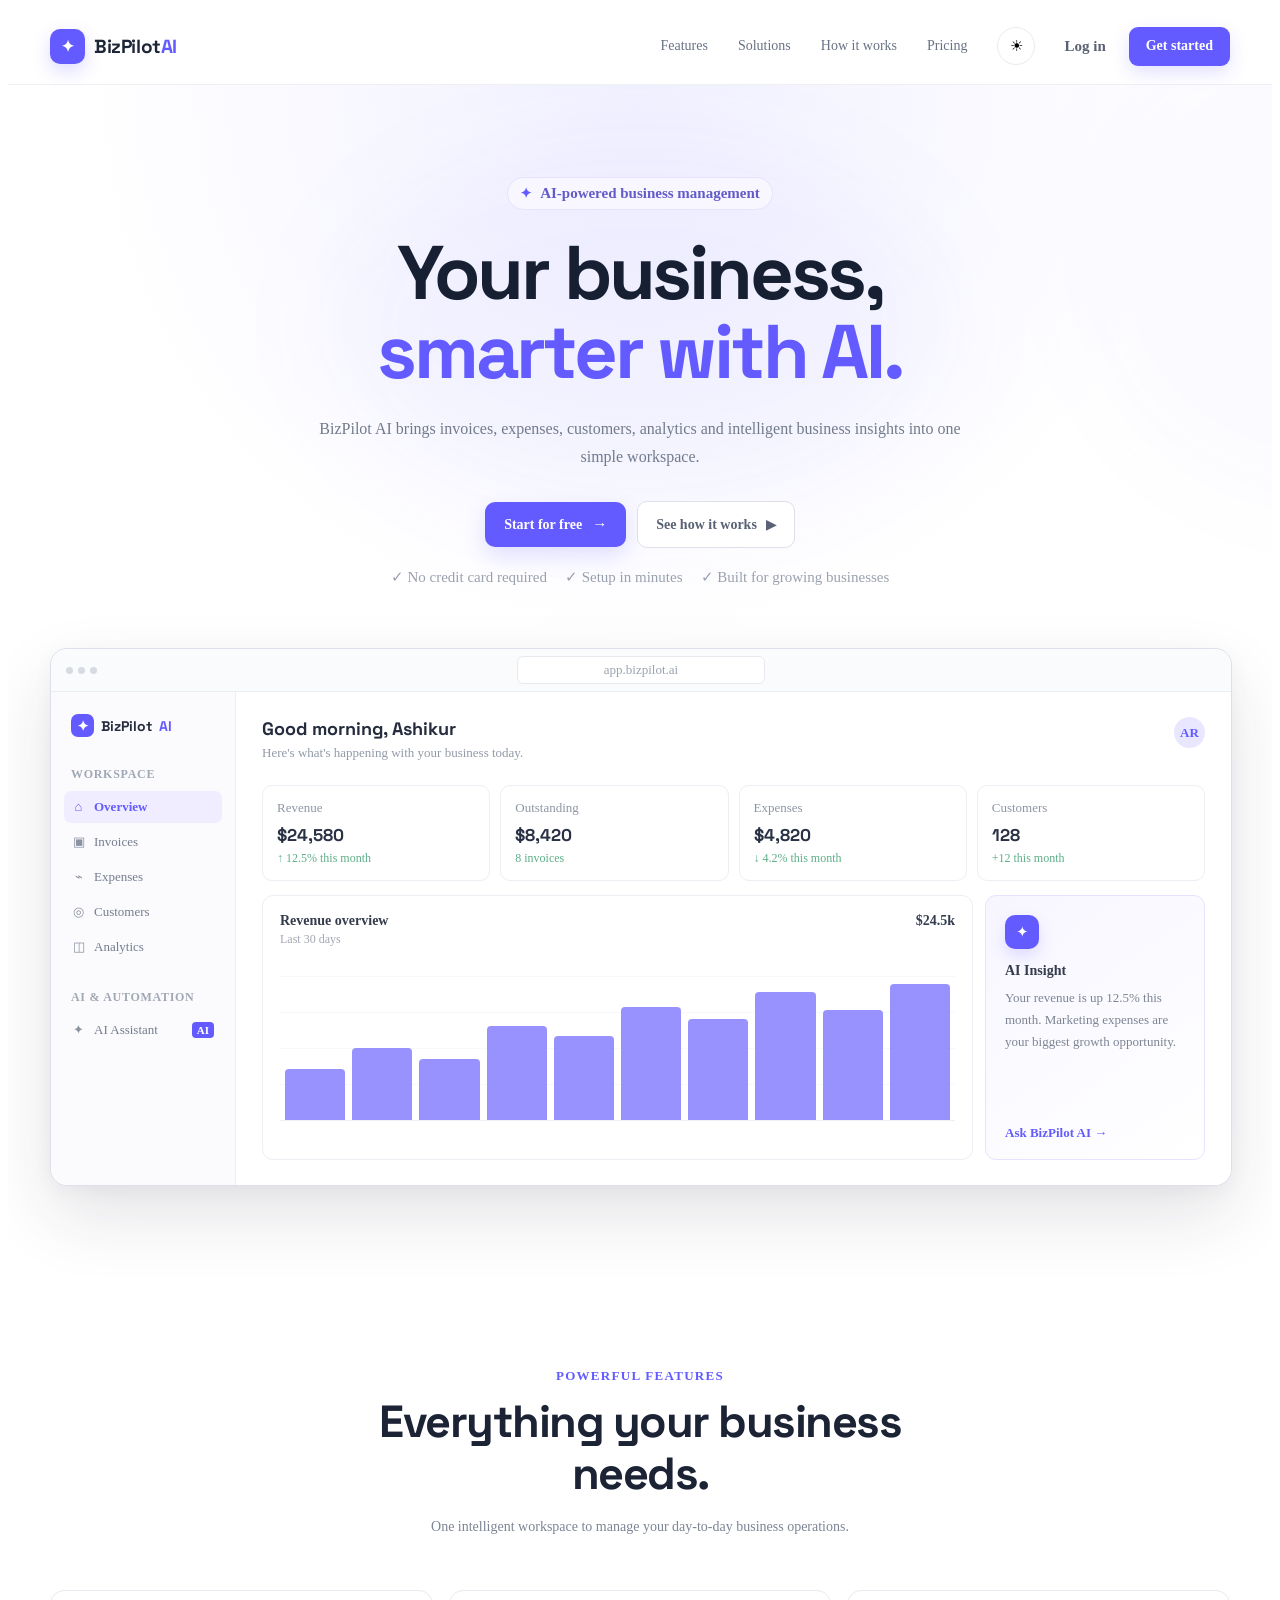
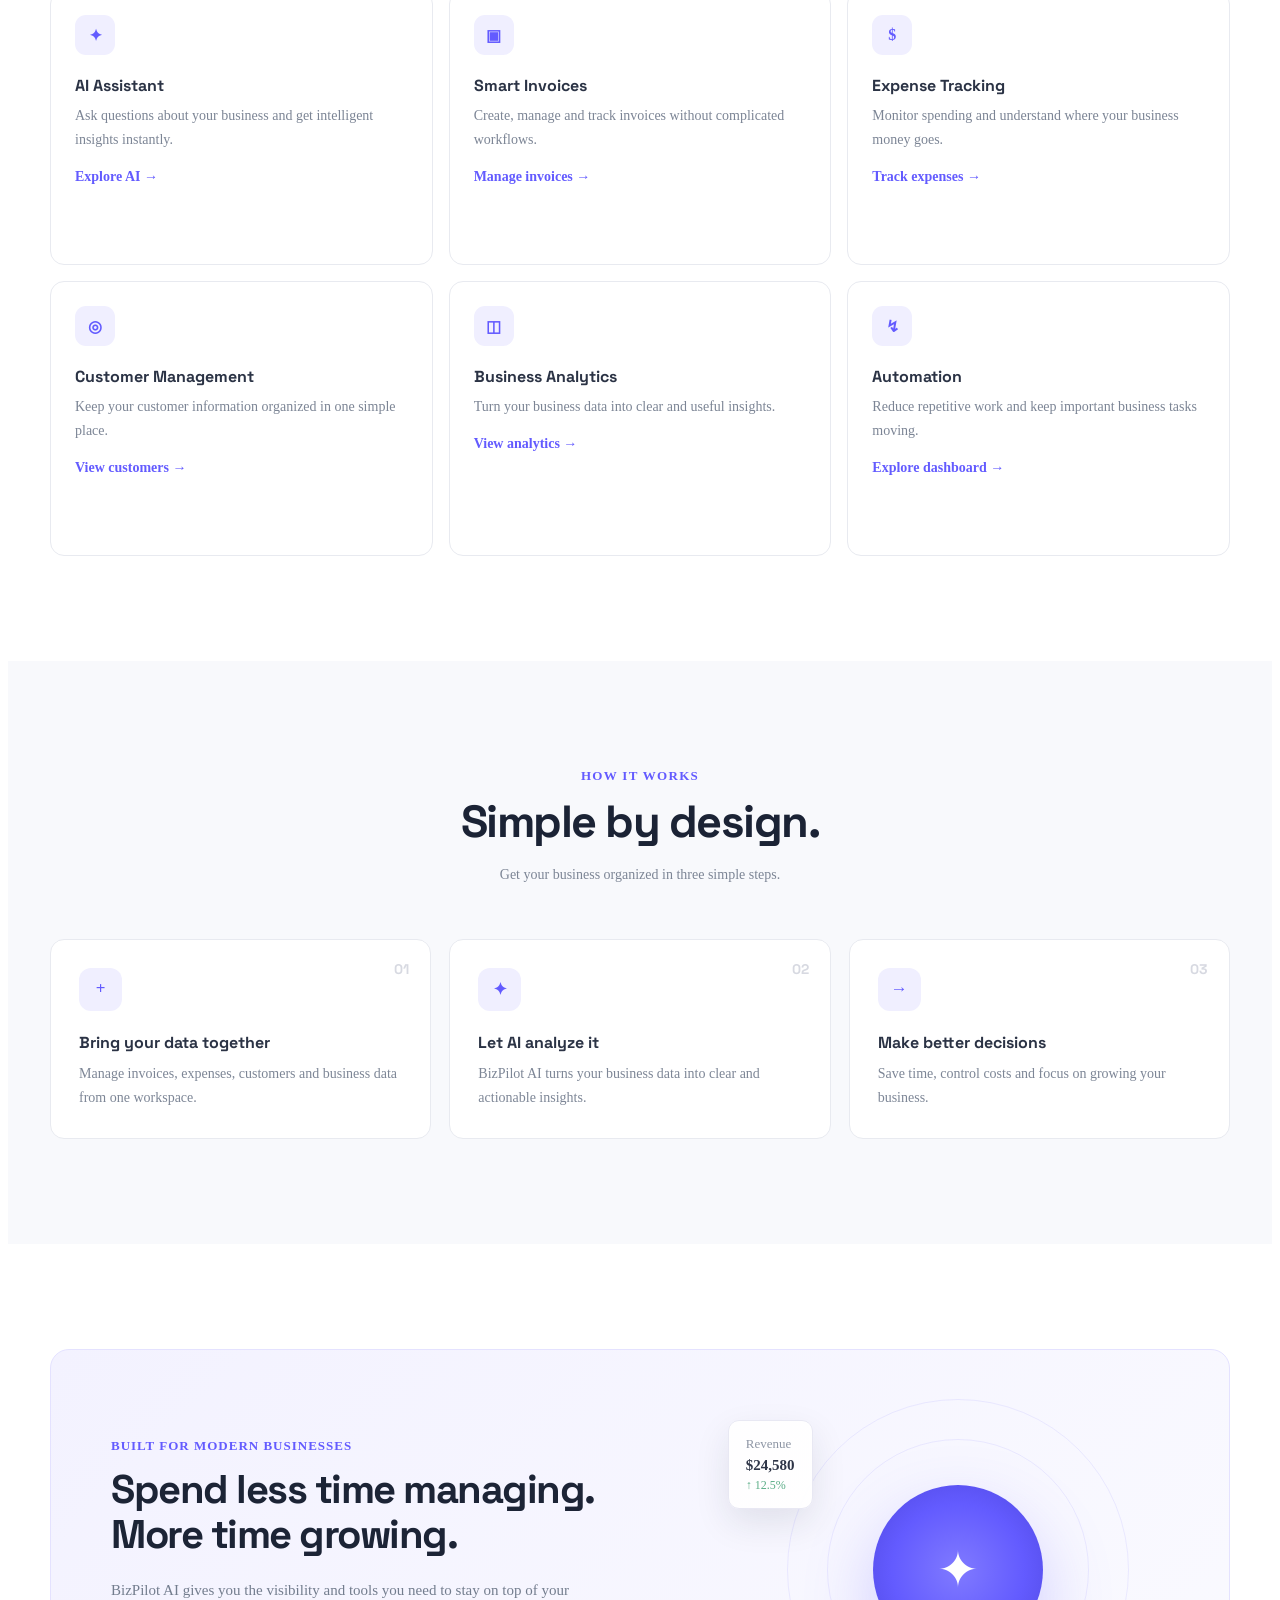
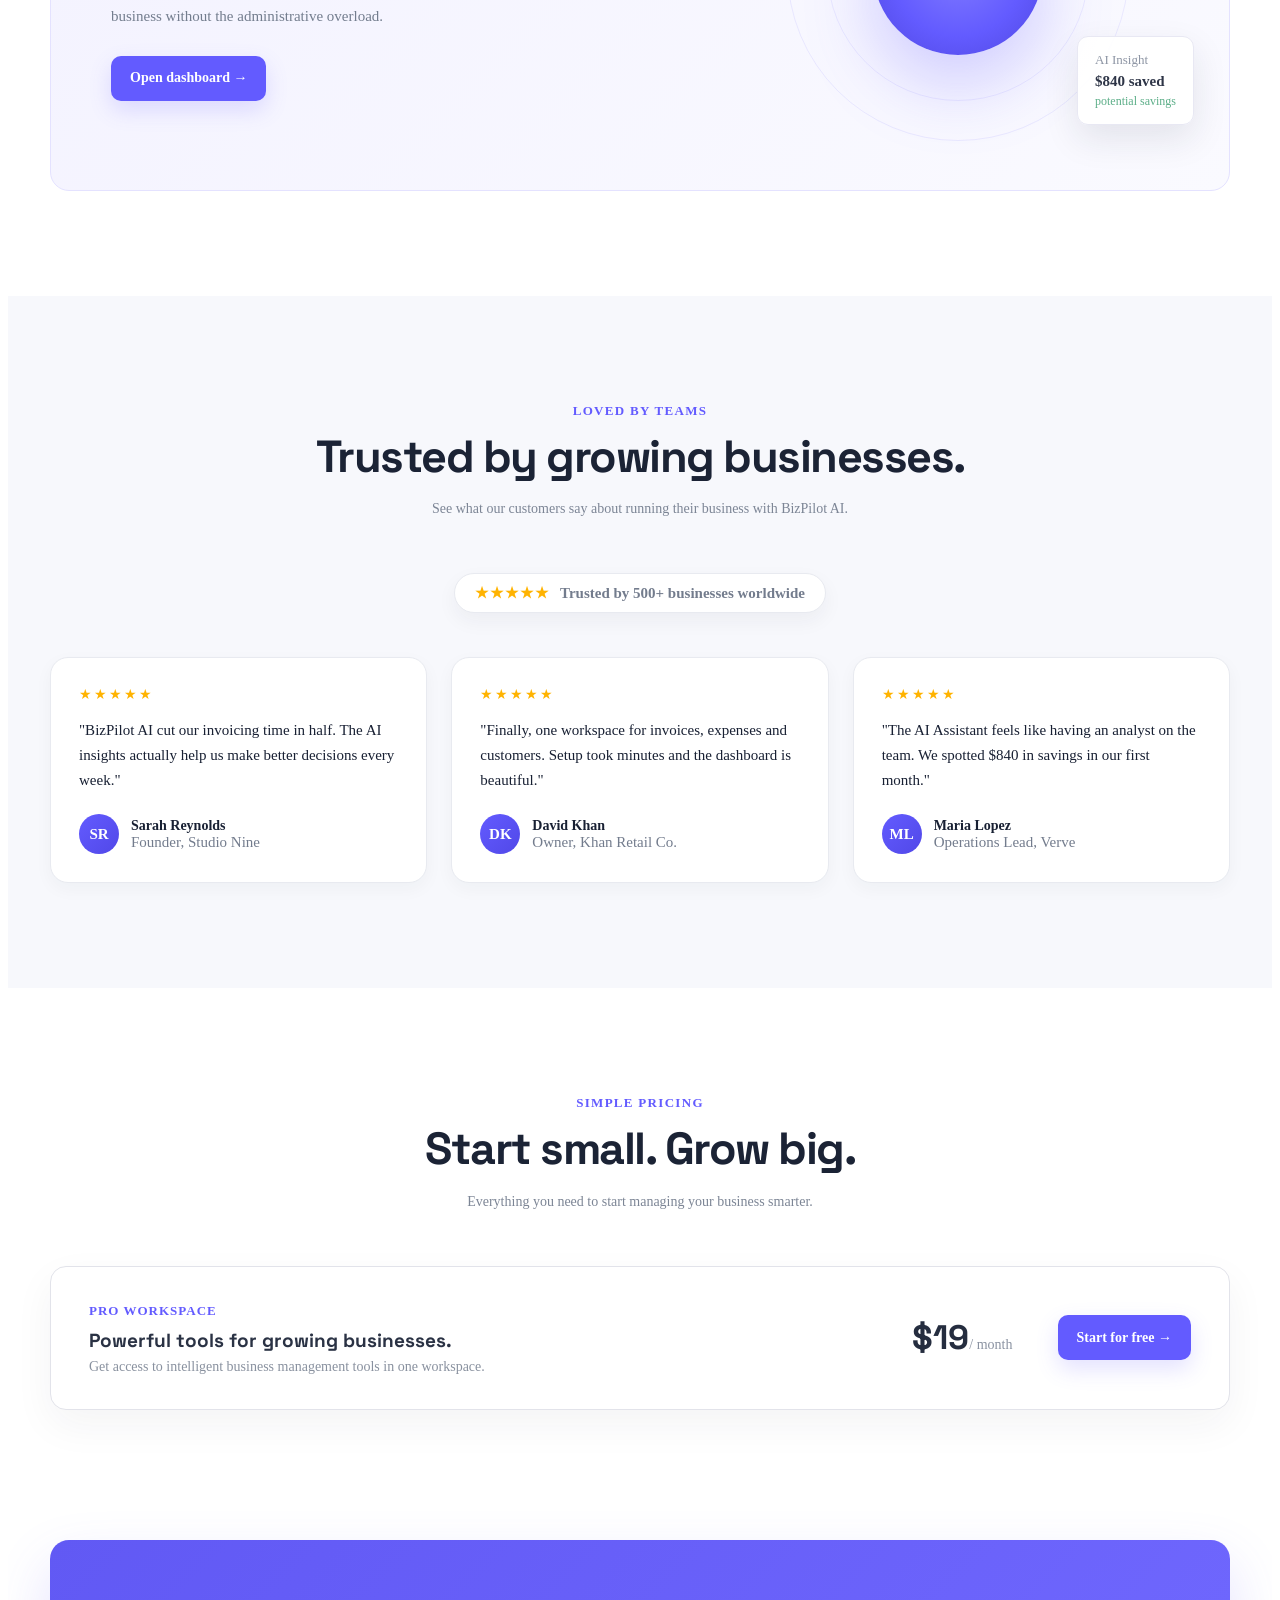
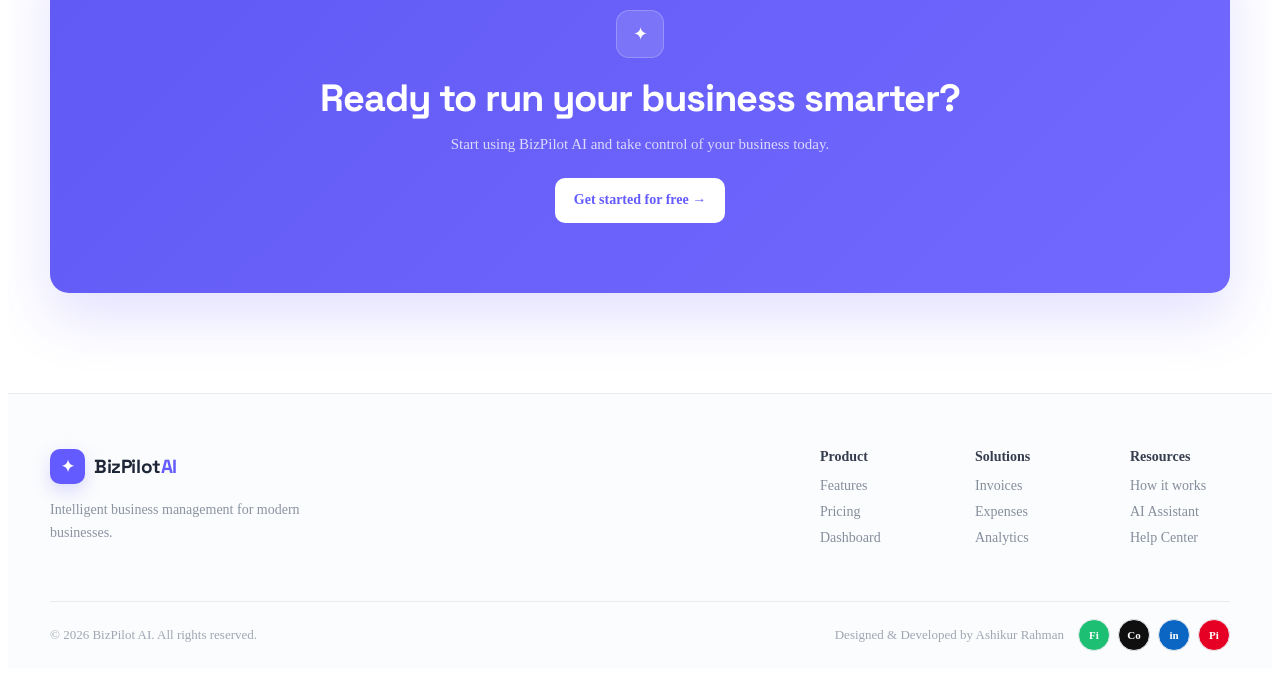
<file: index.html>
<!DOCTYPE html>
<html lang="en">

<head>

    <meta charset="UTF-8">

    <meta
        name="viewport"
        content="width=device-width, initial-scale=1.0"
    >

    <meta
        name="description"
        content="BizPilot AI — Smart business management powered by AI."
    >

    <title>BizPilot AI — Smart Business Management</title>
    <link rel="icon" type="image/png" href="images/favicon.png">
    <link rel="shortcut icon" href="images/favicon.ico">



    <!-- Google Fonts -->

    <link rel="preconnect" href="https://fonts.googleapis.com">

    <link
        rel="preconnect"
        href="https://fonts.gstatic.com"
        crossorigin
    >

    <link
        href="https://fonts.googleapis.com/css2?family=DM+Sans:wght@400;500;600;700&family=Space+Grotesk:wght@400;500;600;700&display=swap"
        rel="stylesheet"
    >


    <!-- Main CSS -->

    <link
        rel="stylesheet"
        href="css/style.css"
    >

    <!-- Responsive CSS -->

    <link
        rel="stylesheet"
        href="css/respon.css"
    >

</head>


<body>


<!-- =====================================================
     LANDING PAGE
====================================================== -->

<div class="landing-page">


    <!-- =================================================
         HEADER
    ================================================== -->

    <header class="landing-header">

        <div class="landing-container">


            <div class="landing-nav">


                <!-- LOGO -->

                <a
                    href="index.html"
                    class="landing-logo"
                >

                    <span class="landing-logo-icon">
                        ✦
                    </span>

                    <span class="landing-logo-name">
                        BizPilot<span>AI</span>
                    </span>

                </a>



                <!-- NAVIGATION -->

                <nav class="landing-navigation">

                    <a href="#features">
                        Features
                    </a>

                    <a href="#solutions">
                        Solutions
                    </a>

                    <a href="#how-it-works">
                        How it works
                    </a>

                    <a href="#pricing">
                        Pricing
                    </a>

                </nav>



                <!-- HEADER BUTTONS -->

                <div class="landing-nav-actions">

                    <button
                        type="button"
                        class="theme-toggle-btn"
                        id="themeToggleBtn"
                        aria-label="Toggle dark mode"
                        title="Toggle dark mode"
                    >
                        <span class="theme-icon-light">☀</span>
                        <span class="theme-icon-dark">☾</span>
                    </button>

                    <a
                        href="dashboard.html"
                        class="landing-login-btn"
                    >
                        Log in
                    </a>

                    <a
                        href="dashboard.html"
                        class="landing-start-btn"
                    >
                        Get started
                    </a>

                </div>



                <!-- MOBILE MENU -->

                <button
                    type="button"
                    class="landing-menu-btn"
                    id="landingMenuBtn"
                    aria-label="Open navigation"
                >
                    ☰
                </button>


            </div>

        </div>

    </header>



    <!-- =================================================
         HERO SECTION
    ================================================== -->

    <main>


        <section class="landing-hero">


            <div class="landing-container">


                <!-- HERO BADGE -->

                <div class="landing-hero-badge">

                    <span>
                        ✦
                    </span>

                    AI-powered business management

                </div>



                <!-- HERO TITLE -->

                <h1 class="landing-hero-title">

                    Your business,

                    <br>

                    <span>
                        smarter with AI.
                    </span>

                </h1>



                <!-- HERO TEXT -->

                <p class="landing-hero-text">

                    BizPilot AI brings invoices, expenses,
                    customers, analytics and intelligent
                    business insights into one simple workspace.

                </p>



                <!-- HERO BUTTONS -->

                <div class="landing-hero-actions">


                    <a
                        href="dashboard.html"
                        class="landing-primary-btn"
                    >

                        Start for free

                        <span>
                            →
                        </span>

                    </a>


                    <a
                        href="#how-it-works"
                        class="landing-outline-btn"
                    >

                        See how it works

                        <span>
                            ▶
                        </span>

                    </a>


                </div>



                <!-- HERO TRUST -->

                <div class="landing-trust">

                    <span>
                        ✓ No credit card required
                    </span>

                    <span>
                        ✓ Setup in minutes
                    </span>

                    <span>
                        ✓ Built for growing businesses
                    </span>

                </div>



                <!-- =================================================
                     PRODUCT PREVIEW
                ================================================== -->

                <div class="landing-product-preview">


                    <!-- BROWSER BAR -->

                    <div class="preview-browser-bar">


                        <div class="preview-browser-dots">

                            <span></span>
                            <span></span>
                            <span></span>

                        </div>


                        <div class="preview-browser-address">

                            app.bizpilot.ai

                        </div>


                    </div>



                    <!-- DASHBOARD PREVIEW -->

                    <div class="preview-dashboard">


                        <!-- PREVIEW SIDEBAR -->

                        <aside class="preview-sidebar">


                            <div class="preview-sidebar-logo">

                                <span>
                                    ✦
                                </span>

                                BizPilot<span>AI</span>

                            </div>


                            <small class="preview-sidebar-label">
                                WORKSPACE
                            </small>


                            <div class="preview-nav-item active">

                                <span>
                                    ⌂
                                </span>

                                Overview

                            </div>


                            <div class="preview-nav-item">

                                <span>
                                    ▣
                                </span>

                                Invoices

                            </div>


                            <div class="preview-nav-item">

                                <span>
                                    ⌁
                                </span>

                                Expenses

                            </div>


                            <div class="preview-nav-item">

                                <span>
                                    ◎
                                </span>

                                Customers

                            </div>


                            <div class="preview-nav-item">

                                <span>
                                    ◫
                                </span>

                                Analytics

                            </div>


                            <small class="preview-sidebar-label">
                                AI & AUTOMATION
                            </small>


                            <div class="preview-nav-item">

                                <span>
                                    ✦
                                </span>

                                AI Assistant

                                <b>
                                    AI
                                </b>

                            </div>


                        </aside>



                        <!-- PREVIEW CONTENT -->

                        <div class="preview-content">


                            <!-- PREVIEW HEADER -->

                            <div class="preview-content-header">


                                <div>

                                    <h3>
                                        Good morning, Ashikur
                                    </h3>

                                    <p>
                                        Here's what's happening
                                        with your business today.
                                    </p>

                                </div>


                                <div class="preview-user">
                                    AR
                                </div>


                            </div>



                            <!-- STATS -->

                            <div class="preview-stat-grid">


                                <div class="preview-stat-card">

                                    <span>
                                        Revenue
                                    </span>

                                    <strong>
                                        $24,580
                                    </strong>

                                    <small>
                                        ↑ 12.5% this month
                                    </small>

                                </div>


                                <div class="preview-stat-card">

                                    <span>
                                        Outstanding
                                    </span>

                                    <strong>
                                        $8,420
                                    </strong>

                                    <small>
                                        8 invoices
                                    </small>

                                </div>


                                <div class="preview-stat-card">

                                    <span>
                                        Expenses
                                    </span>

                                    <strong>
                                        $4,820
                                    </strong>

                                    <small>
                                        ↓ 4.2% this month
                                    </small>

                                </div>


                                <div class="preview-stat-card">

                                    <span>
                                        Customers
                                    </span>

                                    <strong>
                                        128
                                    </strong>

                                    <small>
                                        +12 this month
                                    </small>

                                </div>


                            </div>



                            <!-- LOWER PREVIEW -->

                            <div class="preview-lower-grid">


                                <!-- CHART -->

                                <div class="preview-chart-card">


                                    <div class="preview-card-title">

                                        <div>

                                            <strong>
                                                Revenue overview
                                            </strong>

                                            <small>
                                                Last 30 days
                                            </small>

                                        </div>

                                        <span>
                                            $24.5k
                                        </span>

                                    </div>


                                    <div class="preview-chart">

                                        <div
                                            class="preview-chart-line"
                                            style="height:35%"
                                        ></div>

                                        <div
                                            class="preview-chart-line"
                                            style="height:50%"
                                        ></div>

                                        <div
                                            class="preview-chart-line"
                                            style="height:42%"
                                        ></div>

                                        <div
                                            class="preview-chart-line"
                                            style="height:65%"
                                        ></div>

                                        <div
                                            class="preview-chart-line"
                                            style="height:58%"
                                        ></div>

                                        <div
                                            class="preview-chart-line"
                                            style="height:78%"
                                        ></div>

                                        <div
                                            class="preview-chart-line"
                                            style="height:70%"
                                        ></div>

                                        <div
                                            class="preview-chart-line"
                                            style="height:88%"
                                        ></div>

                                        <div
                                            class="preview-chart-line"
                                            style="height:76%"
                                        ></div>

                                        <div
                                            class="preview-chart-line"
                                            style="height:94%"
                                        ></div>

                                    </div>

                                </div>



                                <!-- AI INSIGHT -->

                                <div class="preview-ai-card">


                                    <div class="preview-ai-icon">
                                        ✦
                                    </div>


                                    <strong>
                                        AI Insight
                                    </strong>


                                    <p>
                                        Your revenue is up 12.5%
                                        this month. Marketing
                                        expenses are your biggest
                                        growth opportunity.
                                    </p>


                                    <a href="ai-assistant.html">
                                        Ask BizPilot AI →
                                    </a>


                                </div>


                            </div>


                        </div>

                    </div>

                </div>


            </div>

        </section>



        <!-- =================================================
             FEATURES
        ================================================== -->

        <section
            class="landing-section"
            id="features"
            data-reveal
        >

            <div class="landing-container">


                <div class="landing-section-heading">

                    <span>
                        POWERFUL FEATURES
                    </span>

                    <h2>
                        Everything your business needs.
                    </h2>

                    <p>
                        One intelligent workspace to manage
                        your day-to-day business operations.
                    </p>

                </div>



                <div class="landing-feature-grid">


                    <!-- FEATURE 1 -->

                    <article class="landing-feature-card">

                        <div class="landing-feature-icon">
                            ✦
                        </div>

                        <h3>
                            AI Assistant
                        </h3>

                        <p>
                            Ask questions about your business
                            and get intelligent insights instantly.
                        </p>

                        <a href="ai-assistant.html">
                            Explore AI →
                        </a>

                    </article>



                    <!-- FEATURE 2 -->

                    <article class="landing-feature-card">

                        <div class="landing-feature-icon">
                            ▣
                        </div>

                        <h3>
                            Smart Invoices
                        </h3>

                        <p>
                            Create, manage and track invoices
                            without complicated workflows.
                        </p>

                        <a href="invoices.html">
                            Manage invoices →
                        </a>

                    </article>



                    <!-- FEATURE 3 -->

                    <article class="landing-feature-card">

                        <div class="landing-feature-icon">
                            $
                        </div>

                        <h3>
                            Expense Tracking
                        </h3>

                        <p>
                            Monitor spending and understand
                            where your business money goes.
                        </p>

                        <a href="expenses.html">
                            Track expenses →
                        </a>

                    </article>



                    <!-- FEATURE 4 -->

                    <article class="landing-feature-card">

                        <div class="landing-feature-icon">
                            ◎
                        </div>

                        <h3>
                            Customer Management
                        </h3>

                        <p>
                            Keep your customer information
                            organized in one simple place.
                        </p>

                        <a href="customers.html">
                            View customers →
                        </a>

                    </article>



                    <!-- FEATURE 5 -->

                    <article class="landing-feature-card">

                        <div class="landing-feature-icon">
                            ◫
                        </div>

                        <h3>
                            Business Analytics
                        </h3>

                        <p>
                            Turn your business data into
                            clear and useful insights.
                        </p>

                        <a href="analytics.html">
                            View analytics →
                        </a>

                    </article>



                    <!-- FEATURE 6 -->

                    <article class="landing-feature-card">

                        <div class="landing-feature-icon">
                            ↯
                        </div>

                        <h3>
                            Automation
                        </h3>

                        <p>
                            Reduce repetitive work and keep
                            important business tasks moving.
                        </p>

                        <a href="dashboard.html">
                            Explore dashboard →
                        </a>

                    </article>


                </div>

            </div>

        </section>



        <!-- =================================================
             HOW IT WORKS
        ================================================== -->

        <section
            class="landing-section landing-how-section"
            id="how-it-works"
            data-reveal
        >

            <div class="landing-container">


                <div class="landing-section-heading">

                    <span>
                        HOW IT WORKS
                    </span>

                    <h2>
                        Simple by design.
                    </h2>

                    <p>
                        Get your business organized in three
                        simple steps.
                    </p>

                </div>



                <div class="landing-steps">


                    <div class="landing-step">

                        <div class="landing-step-number">
                            01
                        </div>

                        <div class="landing-step-icon">
                            +
                        </div>

                        <h3>
                            Bring your data together
                        </h3>

                        <p>
                            Manage invoices, expenses,
                            customers and business data
                            from one workspace.
                        </p>

                    </div>



                    <div class="landing-step">

                        <div class="landing-step-number">
                            02
                        </div>

                        <div class="landing-step-icon">
                            ✦
                        </div>

                        <h3>
                            Let AI analyze it
                        </h3>

                        <p>
                            BizPilot AI turns your business
                            data into clear and actionable insights.
                        </p>

                    </div>



                    <div class="landing-step">

                        <div class="landing-step-number">
                            03
                        </div>

                        <div class="landing-step-icon">
                            →
                        </div>

                        <h3>
                            Make better decisions
                        </h3>

                        <p>
                            Save time, control costs and
                            focus on growing your business.
                        </p>

                    </div>


                </div>

            </div>

        </section>



        <!-- =================================================
             SOLUTIONS
        ================================================== -->

        <section
            class="landing-section"
            id="solutions"
            data-reveal
        >

            <div class="landing-container">


                <div class="landing-solution-box">


                    <div class="landing-solution-content">

                        <span>
                            BUILT FOR MODERN BUSINESSES
                        </span>

                        <h2>
                            Spend less time
                            managing.
                            <br>
                            More time growing.
                        </h2>

                        <p>
                            BizPilot AI gives you the visibility
                            and tools you need to stay on top
                            of your business without the
                            administrative overload.
                        </p>


                        <a
                            href="dashboard.html"
                            class="landing-primary-btn"
                        >
                            Open dashboard →
                        </a>

                    </div>


                    <div class="landing-solution-visual">


                        <div class="landing-floating-card card-one">

                            <span>
                                Revenue
                            </span>

                            <strong>
                                $24,580
                            </strong>

                            <small>
                                ↑ 12.5%
                            </small>

                        </div>


                        <div class="landing-floating-card card-two">

                            <span>
                                AI Insight
                            </span>

                            <strong>
                                $840 saved
                            </strong>

                            <small>
                                potential savings
                            </small>

                        </div>


                        <div class="landing-solution-orb">
                            ✦
                        </div>


                    </div>

                </div>

            </div>

        </section>



        <!-- =================================================
             TESTIMONIALS
        ================================================== -->

        <section
            class="landing-section landing-testimonials"
            id="testimonials"
            data-reveal
        >

            <div class="landing-container">

                <div class="landing-section-heading">

                    <span>
                        LOVED BY TEAMS
                    </span>

                    <h2>
                        Trusted by growing businesses.
                    </h2>

                    <p>
                        See what our customers say about running their business with BizPilot AI.
                    </p>

                </div>

                <div class="landing-trust-badge">
                    <span class="landing-trust-stars">★★★★★</span>
                    <span>Trusted by 500+ businesses worldwide</span>
                </div>

                <div class="landing-testimonial-grid">

                    <div class="landing-testimonial-card">
                        <div class="landing-testimonial-stars">★★★★★</div>
                        <p class="landing-testimonial-text">
                            "BizPilot AI cut our invoicing time in half. The AI insights actually help us make better decisions every week."
                        </p>
                        <div class="landing-testimonial-author">
                            <div class="landing-testimonial-avatar">SR</div>
                            <div>
                                <div class="landing-testimonial-name">Sarah Reynolds</div>
                                <div class="landing-testimonial-role">Founder, Studio Nine</div>
                            </div>
                        </div>
                    </div>

                    <div class="landing-testimonial-card">
                        <div class="landing-testimonial-stars">★★★★★</div>
                        <p class="landing-testimonial-text">
                            "Finally, one workspace for invoices, expenses and customers. Setup took minutes and the dashboard is beautiful."
                        </p>
                        <div class="landing-testimonial-author">
                            <div class="landing-testimonial-avatar">DK</div>
                            <div>
                                <div class="landing-testimonial-name">David Khan</div>
                                <div class="landing-testimonial-role">Owner, Khan Retail Co.</div>
                            </div>
                        </div>
                    </div>

                    <div class="landing-testimonial-card">
                        <div class="landing-testimonial-stars">★★★★★</div>
                        <p class="landing-testimonial-text">
                            "The AI Assistant feels like having an analyst on the team. We spotted $840 in savings in our first month."
                        </p>
                        <div class="landing-testimonial-author">
                            <div class="landing-testimonial-avatar">ML</div>
                            <div>
                                <div class="landing-testimonial-name">Maria Lopez</div>
                                <div class="landing-testimonial-role">Operations Lead, Verve</div>
                            </div>
                        </div>
                    </div>

                </div>

            </div>

        </section>


        <!-- =================================================
             PRICING
        ================================================== -->

        <section
            class="landing-section"
            id="pricing"
            data-reveal
        >

            <div class="landing-container">


                <div class="landing-section-heading">

                    <span>
                        SIMPLE PRICING
                    </span>

                    <h2>
                        Start small. Grow big.
                    </h2>

                    <p>
                        Everything you need to start
                        managing your business smarter.
                    </p>

                </div>



                <div class="landing-pricing-card">


                    <div class="landing-pricing-info">

                        <span>
                            PRO WORKSPACE
                        </span>

                        <h3>
                            Powerful tools for growing businesses.
                        </h3>

                        <p>
                            Get access to intelligent business
                            management tools in one workspace.
                        </p>

                    </div>


                    <div class="landing-price">

                        <strong>
                            $19
                        </strong>

                        <span>
                            / month
                        </span>

                    </div>


                    <a
                        href="dashboard.html"
                        class="landing-primary-btn"
                    >
                        Start for free →
                    </a>


                </div>

            </div>

        </section>



        <!-- =================================================
             FINAL CTA
        ================================================== -->

        <section class="landing-final-cta">

            <div class="landing-container">


                <div class="landing-cta-box">

                    <div class="landing-cta-icon">
                        ✦
                    </div>

                    <h2>
                        Ready to run your business smarter?
                    </h2>

                    <p>
                        Start using BizPilot AI and take
                        control of your business today.
                    </p>

                    <a
                        href="dashboard.html"
                        class="landing-primary-btn"
                    >
                        Get started for free →
                    </a>

                </div>


            </div>

        </section>


    </main>



    <!-- =================================================
         FOOTER
    ================================================== -->

    <footer class="landing-footer">


        <div class="landing-container">


            <div class="landing-footer-main">


                <!-- BRAND -->

                <div class="landing-footer-brand">

                    <a
                        href="index.html"
                        class="landing-logo"
                    >

                        <span class="landing-logo-icon">
                            ✦
                        </span>

                        <span class="landing-logo-name">
                            BizPilot<span>AI</span>
                        </span>

                    </a>


                    <p>
                        Intelligent business management
                        for modern businesses.
                    </p>

                </div>



                <!-- LINKS -->

                <div class="landing-footer-links">


                    <div>

                        <strong>
                            Product
                        </strong>

                        <a href="#features">
                            Features
                        </a>

                        <a href="#pricing">
                            Pricing
                        </a>

                        <a href="dashboard.html">
                            Dashboard
                        </a>

                    </div>


                    <div>

                        <strong>
                            Solutions
                        </strong>

                        <a href="invoices.html">
                            Invoices
                        </a>

                        <a href="expenses.html">
                            Expenses
                        </a>

                        <a href="analytics.html">
                            Analytics
                        </a>

                    </div>


                    <div>

                        <strong>
                            Resources
                        </strong>

                        <a href="#how-it-works">
                            How it works
                        </a>

                        <a href="ai-assistant.html">
                            AI Assistant
                        </a>

                        <a href="#">
                            Help Center
                        </a>

                    </div>


                </div>


            </div>


            <!-- FOOTER BOTTOM -->

            <div class="landing-footer-bottom">

                <span>
                    © 2026 BizPilot AI. All rights reserved.
                </span>

                <div class="landing-footer-credit">

                    <span>
                        Designed & Developed by Ashikur Rahman
                    </span>

                    <div class="footer-social-links">

                        <a
                            href="https://www.fiverr.com/ashikur2460"
                            target="_blank"
                            rel="noopener noreferrer"
                            class="footer-social-btn footer-social-fiverr"
                            aria-label="Fiverr profile"
                            title="Fiverr"
                        >
                            Fi
                        </a>

                        <a
                            href="https://contra.com/md_aishikur_rahman_67b7sbuy"
                            target="_blank"
                            rel="noopener noreferrer"
                            class="footer-social-btn footer-social-contra"
                            aria-label="Contra profile"
                            title="Contra"
                        >
                            Co
                        </a>

                        <a
                            href="https://www.linkedin.com/in/ashikur-rahman-admin/"
                            target="_blank"
                            rel="noopener noreferrer"
                            class="footer-social-btn footer-social-linkedin"
                            aria-label="LinkedIn profile"
                            title="LinkedIn"
                        >
                            in
                        </a>

                        <a
                            href="https://www.pinterest.com/ashikur200195/"
                            target="_blank"
                            rel="noopener noreferrer"
                            class="footer-social-btn footer-social-pinterest"
                            aria-label="Pinterest profile"
                            title="Pinterest"
                        >
                            Pi
                        </a>

                    </div>

                </div>

            </div>


        </div>

    </footer>


</div>



<!-- =====================================================
     JAVASCRIPT
====================================================== -->

<script src="js/main.js"></script>

</body>

</html>
</file>
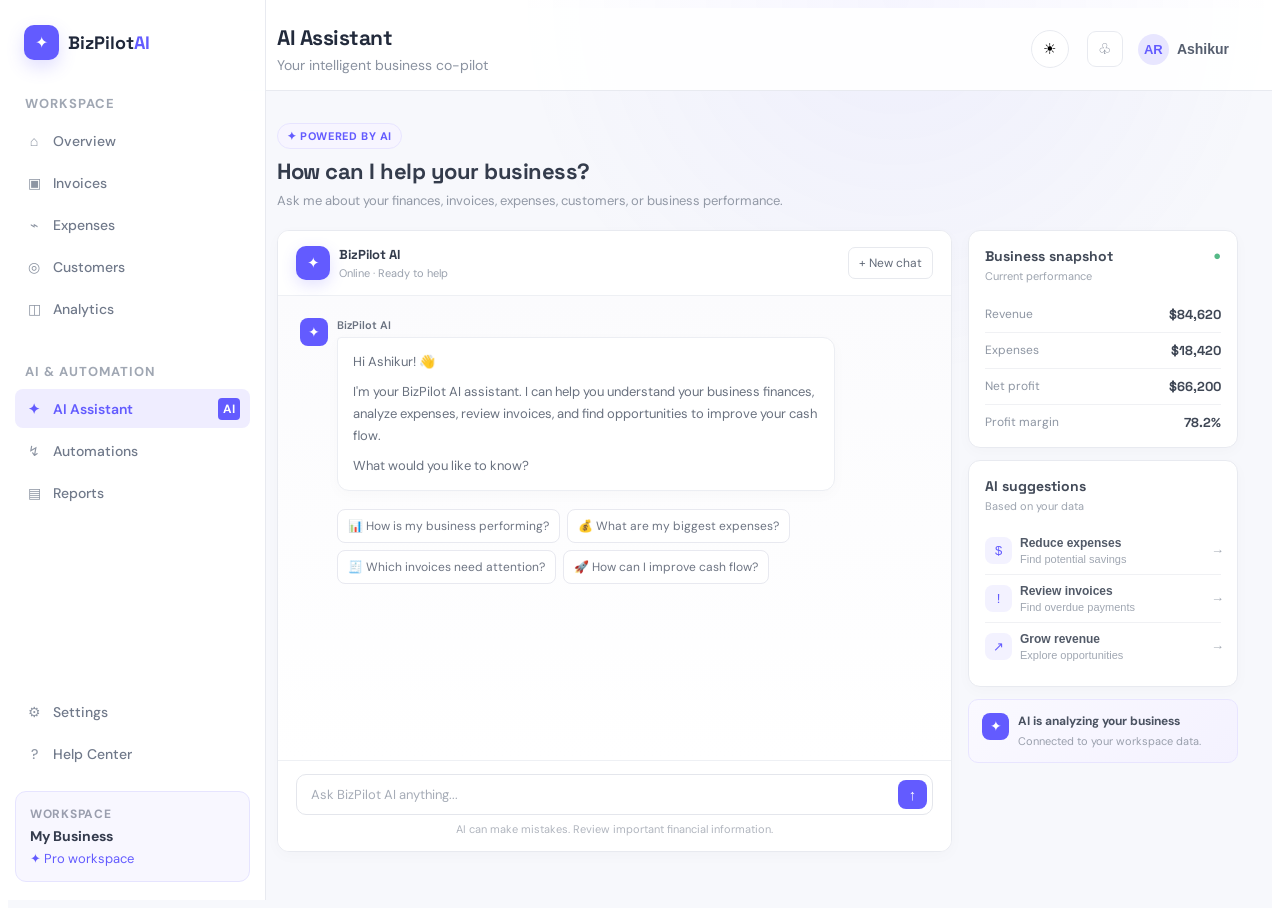
<file: ai-assistant.html>
<!DOCTYPE html>
<html lang="en">

<head>

    <meta charset="UTF-8">

    <meta
        name="viewport"
        content="width=device-width, initial-scale=1.0"
    >

    <meta
        name="description"
        content="BizPilot AI intelligent business assistant"
    >

    <title>AI Assistant — BizPilot AI</title>
    <link rel="icon" type="image/png" href="images/favicon.png">
    <link rel="shortcut icon" href="images/favicon.ico">



    <!-- Google Fonts -->

    <link
        rel="preconnect"
        href="https://fonts.googleapis.com"
    >

    <link
        rel="preconnect"
        href="https://fonts.googleapis.com"
        crossorigin
    >

    <link
        href="https://fonts.googleapis.com/css2?family=DM+Sans:wght@400;500;600;700&family=Space+Grotesk:wght@400;500;600;700&display=swap"
        rel="stylesheet"
    >


    <!-- CSS -->

    <link
        rel="stylesheet"
        href="css/style.css"
    >

    <link
        rel="stylesheet"
        href="css/respon.css"
    >

</head>


<body>


<div class="dashboard-page">

    <div class="dashboard-bg"></div>


    <div class="dashboard-layout">


        <!-- =================================================
             SIDEBAR
        ================================================== -->

        <aside
            class="dashboard-sidebar"
            id="dashboardSidebar"
        >

            <!-- LOGO -->

            <a
                href="index.html"
                class="dashboard-logo"
            >

                <span class="dashboard-logo-icon">
                    ✦
                </span>

                <span class="dashboard-logo-text">
                    BizPilot<span>AI</span>
                </span>

            </a>


            <!-- WORKSPACE -->

            <div class="sidebar-section">

                <span class="sidebar-label">
                    WORKSPACE
                </span>


                <nav class="dashboard-nav">

                    <a href="dashboard.html">

                        <span class="nav-icon">⌂</span>

                        <span>Overview</span>

                    </a>


                    <a href="invoices.html">

                        <span class="nav-icon">▣</span>

                        <span>Invoices</span>

                    </a>


                    <a href="expenses.html">

                        <span class="nav-icon">⌁</span>

                        <span>Expenses</span>

                    </a>


                    <a href="customers.html">

                        <span class="nav-icon">◎</span>

                        <span>Customers</span>

                    </a>


                    <a href="analytics.html">

                        <span class="nav-icon">◫</span>

                        <span>Analytics</span>

                    </a>

                </nav>

            </div>


            <!-- AI & AUTOMATION -->

            <div class="sidebar-section">

                <span class="sidebar-label">
                    AI & AUTOMATION
                </span>


                <nav class="dashboard-nav">

                    <a
                        href="ai-assistant.html"
                        class="active"
                    >

                        <span class="nav-icon">✦</span>

                        <span>AI Assistant</span>

                        <span class="ai-label">
                            AI
                        </span>

                    </a>


                    <a href="#">

                        <span class="nav-icon">↯</span>

                        <span>Automations</span>

                    </a>


                    <a href="#">

                        <span class="nav-icon">▤</span>

                        <span>Reports</span>

                    </a>

                </nav>

            </div>


            <!-- SIDEBAR BOTTOM -->

            <div class="sidebar-bottom">

                <nav class="dashboard-nav">

                    <a href="#">

                        <span class="nav-icon">⚙</span>

                        <span>Settings</span>

                    </a>


                    <a href="#">

                        <span class="nav-icon">?</span>

                        <span>Help Center</span>

                    </a>

                </nav>


                <div class="workspace-card">

                    <small>
                        WORKSPACE
                    </small>

                    <strong>
                        My Business
                    </strong>

                    <span class="workspace-plan">
                        ✦ Pro workspace
                    </span>

                </div>

            </div>

        </aside>



        <!-- =================================================
             MAIN
        ================================================== -->

        <main class="dashboard-main">


            <!-- HEADER -->

            <header class="dashboard-header">

                <div class="header-title">

                    <h1>
                        AI Assistant
                    </h1>

                    <p>
                        Your intelligent business co-pilot
                    </p>

                </div>


                <div class="header-actions">

                    <button
                        type="button"
                        class="theme-toggle-btn"
                        id="themeToggleBtn"
                        aria-label="Toggle dark mode"
                        title="Toggle dark mode"
                    >
                        <span class="theme-icon-light">☀</span>
                        <span class="theme-icon-dark">☾</span>
                    </button>

                    <button
                        type="button"
                        class="mobile-dashboard-menu"
                        id="dashboardMenuBtn"
                        aria-label="Open menu"
                    >
                        ☰
                    </button>


                    <button
                        type="button"
                        class="header-icon"
                        id="notificationBtn"
                        aria-label="Notifications"
                    >
                        ♧
                    </button>


                    <button
                        type="button"
                        class="user-button"
                    >

                        <span class="user-avatar">
                            AR
                        </span>

                        <span>
                            Ashikur
                        </span>

                    </button>

                </div>

            </header>



            <!-- =================================================
                 CONTENT
            ================================================== -->

            <section class="dashboard-content ai-assistant-page">


                <!-- PAGE INTRO -->

                <div class="ai-page-heading">

                    <div>

                        <span class="ai-page-badge">
                            ✦ POWERED BY AI
                        </span>

                        <h2>
                            How can I help your business?
                        </h2>

                        <p>
                            Ask me about your finances, invoices, expenses, customers, or business performance.
                        </p>

                    </div>

                </div>



                <!-- =================================================
                     AI CHAT LAYOUT
                ================================================== -->

                <div class="ai-assistant-layout">


                    <!-- CHAT -->

                    <div class="dash-card ai-chat-card">


                        <!-- CHAT HEADER -->

                        <div class="ai-chat-header">

                            <div class="ai-agent-info">

                                <div class="ai-agent-avatar">
                                    ✦
                                </div>

                                <div>

                                    <strong>
                                        BizPilot AI
                                    </strong>

                                    <span>
                                        Online · Ready to help
                                    </span>

                                </div>

                            </div>


                            <button
                                type="button"
                                class="ai-new-chat-btn"
                                id="newChatBtn"
                            >
                                + New chat
                            </button>

                        </div>



                        <!-- CHAT MESSAGES -->

                        <div
                            class="ai-chat-messages"
                            id="aiChatMessages"
                        >


                            <!-- AI MESSAGE -->

                            <div class="ai-message assistant">

                                <div class="ai-message-avatar">
                                    ✦
                                </div>

                                <div class="ai-message-content">

                                    <span class="ai-message-name">
                                        BizPilot AI
                                    </span>

                                    <div class="ai-message-bubble">

                                        <p>
                                            Hi Ashikur! 👋
                                        </p>

                                        <p>
                                            I'm your BizPilot AI assistant. I can help you understand your business finances, analyze expenses, review invoices, and find opportunities to improve your cash flow.
                                        </p>

                                        <p>
                                            What would you like to know?
                                        </p>

                                    </div>

                                </div>

                            </div>


                            <!-- QUICK QUESTIONS -->

                            <div class="ai-quick-prompts">

                                <button
                                    type="button"
                                    class="ai-prompt-btn"
                                    data-prompt="How is my business performing this month?"
                                >
                                    📊 How is my business performing?
                                </button>


                                <button
                                    type="button"
                                    class="ai-prompt-btn"
                                    data-prompt="Show me my biggest expenses."
                                >
                                    💰 What are my biggest expenses?
                                </button>


                                <button
                                    type="button"
                                    class="ai-prompt-btn"
                                    data-prompt="Which invoices need my attention?"
                                >
                                    🧾 Which invoices need attention?
                                </button>


                                <button
                                    type="button"
                                    class="ai-prompt-btn"
                                    data-prompt="How can I improve my cash flow?"
                                >
                                    🚀 How can I improve cash flow?
                                </button>

                            </div>

                        </div>



                        <!-- CHAT INPUT -->

                        <form
                            class="ai-chat-input-area"
                            id="aiChatForm"
                        >

                            <div class="ai-chat-input-wrapper">

                                <input
                                    type="text"
                                    id="aiChatInput"
                                    placeholder="Ask BizPilot AI anything..."
                                    autocomplete="off"
                                >


                                <button
                                    type="submit"
                                    class="ai-send-btn"
                                    aria-label="Send message"
                                >
                                    ↑
                                </button>

                            </div>


                            <span class="ai-input-hint">
                                AI can make mistakes. Review important financial information.
                            </span>

                        </form>

                    </div>



                    <!-- =================================================
                         AI SIDEBAR
                    ================================================== -->

                    <aside class="ai-insights-column">


                        <!-- BUSINESS SNAPSHOT -->

                        <div class="dash-card ai-snapshot-card">

                            <div class="ai-side-heading">

                                <div>

                                    <h3>
                                        Business snapshot
                                    </h3>

                                    <p>
                                        Current performance
                                    </p>

                                </div>

                                <span>
                                    ●
                                </span>

                            </div>


                            <div class="ai-snapshot-item">

                                <span>
                                    Revenue
                                </span>

                                <strong>
                                    $84,620
                                </strong>

                            </div>


                            <div class="ai-snapshot-item">

                                <span>
                                    Expenses
                                </span>

                                <strong>
                                    $18,420
                                </strong>

                            </div>


                            <div class="ai-snapshot-item">

                                <span>
                                    Net profit
                                </span>

                                <strong>
                                    $66,200
                                </strong>

                            </div>


                            <div class="ai-snapshot-item">

                                <span>
                                    Profit margin
                                </span>

                                <strong>
                                    78.2%
                                </strong>

                            </div>

                        </div>



                        <!-- AI SUGGESTIONS -->

                        <div class="dash-card ai-suggestions-card">

                            <div class="ai-side-heading">

                                <div>

                                    <h3>
                                        AI suggestions
                                    </h3>

                                    <p>
                                        Based on your data
                                    </p>

                                </div>

                            </div>


                            <button
                                type="button"
                                class="ai-suggestion-item"
                                data-prompt="Find expenses that I could reduce."
                            >

                                <span class="ai-suggestion-icon">
                                    $
                                </span>

                                <span>

                                    <strong>
                                        Reduce expenses
                                    </strong>

                                    <small>
                                        Find potential savings
                                    </small>

                                </span>

                                <span>
                                    →
                                </span>

                            </button>


                            <button
                                type="button"
                                class="ai-suggestion-item"
                                data-prompt="Analyze my unpaid invoices."
                            >

                                <span class="ai-suggestion-icon">
                                    !
                                </span>

                                <span>

                                    <strong>
                                        Review invoices
                                    </strong>

                                    <small>
                                        Find overdue payments
                                    </small>

                                </span>

                                <span>
                                    →
                                </span>

                            </button>


                            <button
                                type="button"
                                class="ai-suggestion-item"
                                data-prompt="Give me three ways to grow revenue."
                            >

                                <span class="ai-suggestion-icon">
                                    ↗
                                </span>

                                <span>

                                    <strong>
                                        Grow revenue
                                    </strong>

                                    <small>
                                        Explore opportunities
                                    </small>

                                </span>

                                <span>
                                    →
                                </span>

                            </button>

                        </div>



                        <!-- AI STATUS -->

                        <div class="ai-status-card">

                            <span class="ai-status-icon">
                                ✦
                            </span>

                            <div>

                                <strong>
                                    AI is analyzing your business
                                </strong>

                                <p>
                                    Connected to your workspace data.
                                </p>

                            </div>

                        </div>

                    </aside>

                </div>


            </section>

        </main>

    </div>

</div>



<!-- JAVASCRIPT -->

<script src="js/main.js"></script>

<script src="js/assistant.js"></script>


</body>

</html>
</file>
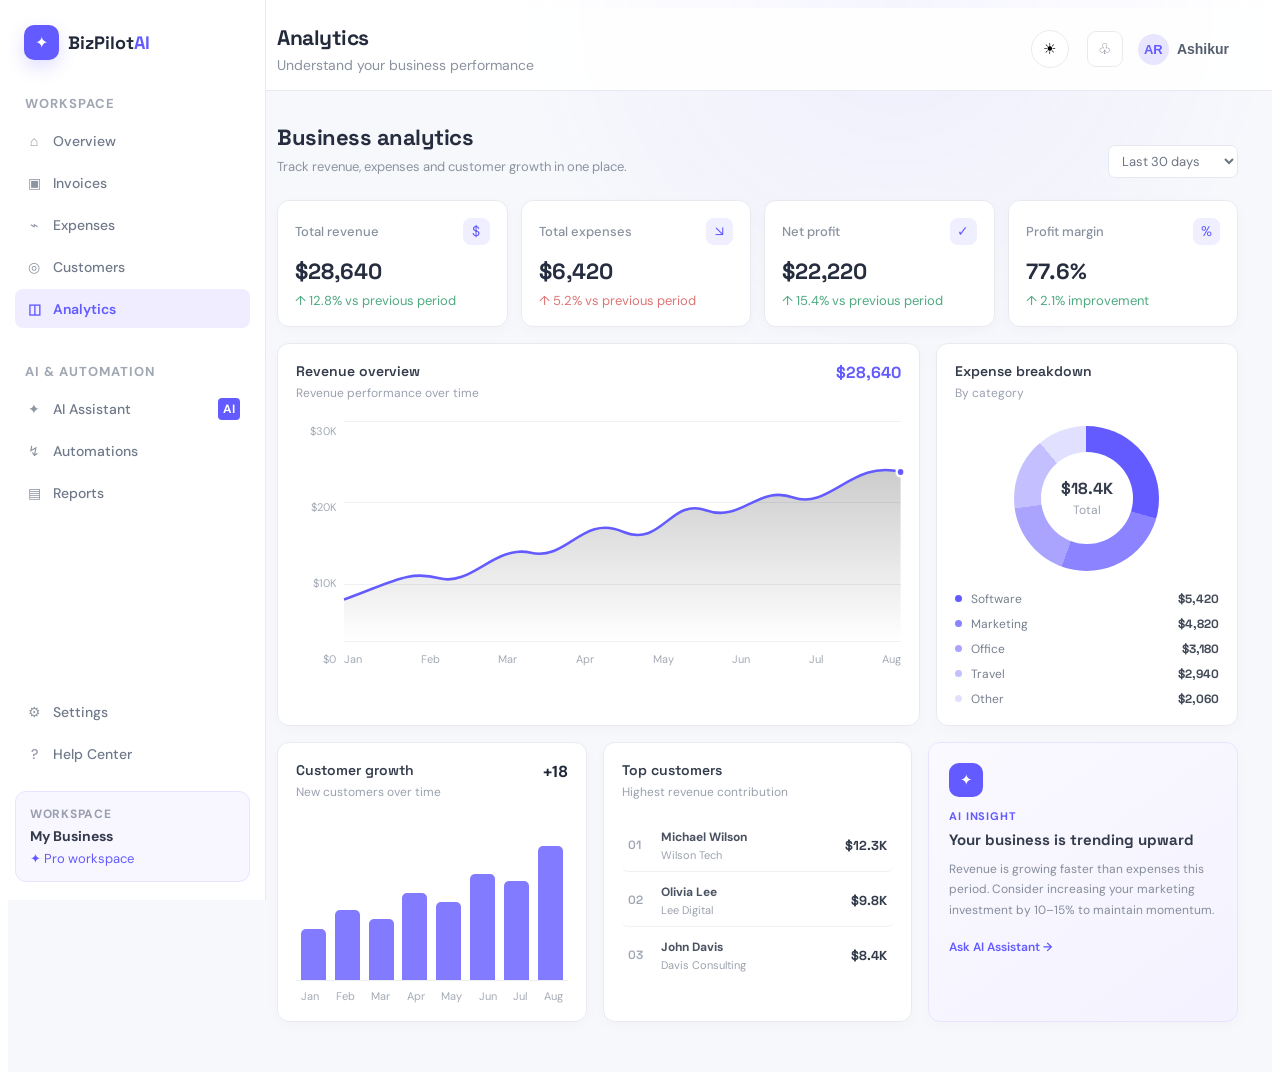
<file: analytics.html>
<!DOCTYPE html>
<html lang="en">

<head>

    <meta charset="UTF-8">

    <meta
        name="viewport"
        content="width=device-width, initial-scale=1.0"
    >

    <meta
        name="description"
        content="BizPilot AI business analytics"
    >

    <title>Analytics — BizPilot AI</title>
    <link rel="icon" type="image/png" href="images/favicon.png">
    <link rel="shortcut icon" href="images/favicon.ico">



    <!-- Google Fonts -->

    <link rel="preconnect" href="https://fonts.googleapis.com">

    <link
        rel="preconnect"
        href="https://fonts.gstatic.com"
        crossorigin
    >

    <link
        href="https://fonts.googleapis.com/css2?family=DM+Sans:wght@400;500;600;700&family=Space+Grotesk:wght@400;500;600;700&display=swap"
        rel="stylesheet"
    >


    <!-- CSS -->

    <link
        rel="stylesheet"
        href="css/style.css"
    >

    <link
        rel="stylesheet"
        href="css/respon.css"
    >

</head>


<body>


<div class="dashboard-page">

    <div class="dashboard-bg"></div>


    <div class="dashboard-layout">


        <!-- =================================================
             SIDEBAR
        ================================================== -->

        <aside
            class="dashboard-sidebar"
            id="dashboardSidebar"
        >

            <a
                href="index.html"
                class="dashboard-logo"
            >

                <span class="dashboard-logo-icon">
                    ✦
                </span>

                <span class="dashboard-logo-text">
                    BizPilot<span>AI</span>
                </span>

            </a>


            <!-- WORKSPACE -->

            <div class="sidebar-section">

                <span class="sidebar-label">
                    WORKSPACE
                </span>


                <nav class="dashboard-nav">

                    <a href="dashboard.html">

                        <span class="nav-icon">⌂</span>

                        <span>Overview</span>

                    </a>


                    <a href="invoices.html">

                        <span class="nav-icon">▣</span>

                        <span>Invoices</span>

                    </a>


                    <a href="expenses.html">

                        <span class="nav-icon">⌁</span>

                        <span>Expenses</span>

                    </a>


                    <a href="customers.html">

                        <span class="nav-icon">◎</span>

                        <span>Customers</span>

                    </a>


                    <a
                        href="analytics.html"
                        class="active"
                    >

                        <span class="nav-icon">◫</span>

                        <span>Analytics</span>

                    </a>

                </nav>

            </div>


            <!-- AI -->

            <div class="sidebar-section">

                <span class="sidebar-label">
                    AI & AUTOMATION
                </span>


                <nav class="dashboard-nav">

                    <a href="ai-assistant.html">

                        <span class="nav-icon">✦</span>

                        <span>AI Assistant</span>

                        <span class="ai-label">
                            AI
                        </span>

                    </a>


                    <a href="#">

                        <span class="nav-icon">↯</span>

                        <span>Automations</span>

                    </a>


                    <a href="#">

                        <span class="nav-icon">▤</span>

                        <span>Reports</span>

                    </a>

                </nav>

            </div>


            <!-- SIDEBAR BOTTOM -->

            <div class="sidebar-bottom">

                <nav class="dashboard-nav">

                    <a href="#">

                        <span class="nav-icon">⚙</span>

                        <span>Settings</span>

                    </a>


                    <a href="#">

                        <span class="nav-icon">?</span>

                        <span>Help Center</span>

                    </a>

                </nav>


                <div class="workspace-card">

                    <small>
                        WORKSPACE
                    </small>

                    <strong>
                        My Business
                    </strong>

                    <span class="workspace-plan">
                        ✦ Pro workspace
                    </span>

                </div>

            </div>

        </aside>



        <!-- =================================================
             MAIN
        ================================================== -->

        <main class="dashboard-main">


            <!-- HEADER -->

            <header class="dashboard-header">

                <div class="header-title">

                    <h1>
                        Analytics
                    </h1>

                    <p>
                        Understand your business performance
                    </p>

                </div>


                <div class="header-actions">

                    <button
                        type="button"
                        class="theme-toggle-btn"
                        id="themeToggleBtn"
                        aria-label="Toggle dark mode"
                        title="Toggle dark mode"
                    >
                        <span class="theme-icon-light">☀</span>
                        <span class="theme-icon-dark">☾</span>
                    </button>

                    <button
                        type="button"
                        class="mobile-dashboard-menu"
                        id="dashboardMenuBtn"
                        aria-label="Open menu"
                    >
                        ☰
                    </button>


                    <button
                        type="button"
                        class="header-icon"
                        id="notificationBtn"
                        aria-label="Notifications"
                    >
                        ♧
                    </button>


                    <button
                        type="button"
                        class="user-button"
                    >

                        <span class="user-avatar">
                            AR
                        </span>

                        <span>
                            Ashikur
                        </span>

                    </button>

                </div>

            </header>



            <!-- =================================================
                 CONTENT
            ================================================== -->

            <section class="dashboard-content">


                <!-- PAGE HEADING -->

                <div class="invoice-page-heading">

                    <div>

                        <h2>
                            Business analytics
                        </h2>

                        <p>
                            Track revenue, expenses and customer growth in one place.
                        </p>

                    </div>


                    <div class="analytics-period-control">

                        <select
                            id="analyticsPeriod"
                            class="invoice-filter"
                        >

                            <option value="30">
                                Last 30 days
                            </option>

                            <option value="90">
                                Last 90 days
                            </option>

                            <option value="180">
                                Last 6 months
                            </option>

                            <option value="365">
                                Last 12 months
                            </option>

                        </select>

                    </div>

                </div>



                <!-- =================================================
                     ANALYTICS STATS
                ================================================== -->

                <div class="stats-grid analytics-stats-grid">


                    <div class="dash-card stat-box">

                        <div class="stat-top">

                            <span class="stat-name">
                                Total revenue
                            </span>

                            <span class="stat-icon">
                                $
                            </span>

                        </div>

                        <strong class="stat-value">
                            $84,620
                        </strong>

                        <span class="stat-change positive">
                            ↑ 18.6% vs previous period
                        </span>

                    </div>


                    <div class="dash-card stat-box">

                        <div class="stat-top">

                            <span class="stat-name">
                                Total expenses
                            </span>

                            <span class="stat-icon">
                                ↘
                            </span>

                        </div>

                        <strong class="stat-value">
                            $18,420
                        </strong>

                        <span class="stat-change negative">
                            ↑ 8.4% vs previous period
                        </span>

                    </div>


                    <div class="dash-card stat-box">

                        <div class="stat-top">

                            <span class="stat-name">
                                Net profit
                            </span>

                            <span class="stat-icon">
                                ✓
                            </span>

                        </div>

                        <strong class="stat-value">
                            $66,200
                        </strong>

                        <span class="stat-change positive">
                            ↑ 22.1% vs previous period
                        </span>

                    </div>


                    <div class="dash-card stat-box">

                        <div class="stat-top">

                            <span class="stat-name">
                                Profit margin
                            </span>

                            <span class="stat-icon">
                                %
                            </span>

                        </div>

                        <strong class="stat-value">
                            78.2%
                        </strong>

                        <span class="stat-change positive">
                            ↑ 4.3% improvement
                        </span>

                    </div>

                </div>



                <!-- =================================================
                     REVENUE CHART
                ================================================== -->

                <div class="analytics-main-grid">


                    <div class="dash-card analytics-chart-card">

                        <div class="analytics-card-header">

                            <div>

                                <h3>
                                    Revenue overview
                                </h3>

                                <p>
                                    Revenue performance over time
                                </p>

                            </div>


                            <span class="analytics-chart-value">
                                $84.6K
                            </span>

                        </div>


                        <div class="analytics-chart">

                            <div class="chart-y-axis">

                                <span>
                                    $30K
                                </span>

                                <span>
                                    $20K
                                </span>

                                <span>
                                    $10K
                                </span>

                                <span>
                                    $0
                                </span>

                            </div>


                            <div class="chart-area">

                                <div class="chart-grid-line"></div>
                                <div class="chart-grid-line"></div>
                                <div class="chart-grid-line"></div>
                                <div class="chart-grid-line"></div>


                                <svg
                                    class="revenue-line-chart"
                                    viewBox="0 0 700 260"
                                    preserveAspectRatio="none"
                                >

                                    <defs>

                                        <linearGradient
                                            id="revenueGradient"
                                            x1="0"
                                            y1="0"
                                            x2="0"
                                            y2="1"
                                        >

                                            <stop
                                                offset="0%"
                                                stop-opacity="0.20"
                                            >

                                            </stop>

                                            <stop
                                                offset="100%"
                                                stop-opacity="0"
                                            >

                                            </stop>

                                        </linearGradient>

                                    </defs>


                                    <path
                                        class="chart-fill"
                                        d="M0,210
                                           C60,190 80,175 120,185
                                           S190,145 235,155
                                           S300,110 350,130
                                           S410,90 455,105
                                           S520,75 565,90
                                           S640,45 700,60
                                           L700,260
                                           L0,260 Z"
                                    ></path>


                                    <path
                                        class="chart-line"
                                        d="M0,210
                                           C60,190 80,175 120,185
                                           S190,145 235,155
                                           S300,110 350,130
                                           S410,90 455,105
                                           S520,75 565,90
                                           S640,45 700,60"
                                    ></path>


                                    <circle
                                        cx="700"
                                        cy="60"
                                        r="5"
                                        class="chart-point"
                                    ></circle>

                                </svg>


                                <div class="chart-x-axis">

                                    <span>Jan</span>
                                    <span>Feb</span>
                                    <span>Mar</span>
                                    <span>Apr</span>
                                    <span>May</span>
                                    <span>Jun</span>
                                    <span>Jul</span>
                                    <span>Aug</span>

                                </div>

                            </div>

                        </div>

                    </div>



                    <!-- EXPENSE BREAKDOWN -->

                    <div class="dash-card analytics-breakdown-card">

                        <div class="analytics-card-header">

                            <div>

                                <h3>
                                    Expense breakdown
                                </h3>

                                <p>
                                    By category
                                </p>

                            </div>

                        </div>


                        <div class="expense-donut-wrapper">

                            <div class="expense-donut">

                                <div class="expense-donut-center">

                                    <strong>
                                        $18.4K
                                    </strong>

                                    <span>
                                        Total
                                    </span>

                                </div>

                            </div>

                        </div>


                        <div class="expense-legend">

                            <div>

                                <span class="legend-dot software"></span>

                                <span>
                                    Software
                                </span>

                                <strong>
                                    $5,420
                                </strong>

                            </div>


                            <div>

                                <span class="legend-dot marketing"></span>

                                <span>
                                    Marketing
                                </span>

                                <strong>
                                    $4,820
                                </strong>

                            </div>


                            <div>

                                <span class="legend-dot office"></span>

                                <span>
                                    Office
                                </span>

                                <strong>
                                    $3,180
                                </strong>

                            </div>


                            <div>

                                <span class="legend-dot travel"></span>

                                <span>
                                    Travel
                                </span>

                                <strong>
                                    $2,940
                                </strong>

                            </div>


                            <div>

                                <span class="legend-dot other"></span>

                                <span>
                                    Other
                                </span>

                                <strong>
                                    $2,060
                                </strong>

                            </div>

                        </div>

                    </div>

                </div>



                <!-- =================================================
                     LOWER ANALYTICS
                ================================================== -->

                <div class="analytics-lower-grid">


                    <!-- CUSTOMER GROWTH -->

                    <div class="dash-card analytics-small-card">

                        <div class="analytics-card-header">

                            <div>

                                <h3>
                                    Customer growth
                                </h3>

                                <p>
                                    New customers over time
                                </p>

                            </div>

                            <strong>
                                +18
                            </strong>

                        </div>


                        <div class="mini-bar-chart">

                            <div style="height:35%"></div>
                            <div style="height:48%"></div>
                            <div style="height:42%"></div>
                            <div style="height:60%"></div>
                            <div style="height:54%"></div>
                            <div style="height:73%"></div>
                            <div style="height:68%"></div>
                            <div style="height:92%"></div>

                        </div>


                        <div class="mini-chart-labels">

                            <span>Jan</span>
                            <span>Feb</span>
                            <span>Mar</span>
                            <span>Apr</span>
                            <span>May</span>
                            <span>Jun</span>
                            <span>Jul</span>
                            <span>Aug</span>

                        </div>

                    </div>



                    <!-- TOP CUSTOMERS -->

                    <div class="dash-card analytics-small-card">

                        <div class="analytics-card-header">

                            <div>

                                <h3>
                                    Top customers
                                </h3>

                                <p>
                                    Highest revenue contribution
                                </p>

                            </div>

                        </div>


                        <div class="top-customer-list">


                            <div class="top-customer-item">

                                <span class="customer-rank">
                                    01
                                </span>

                                <div>

                                    <strong>
                                        Michael Wilson
                                    </strong>

                                    <small>
                                        Wilson Tech
                                    </small>

                                </div>

                                <strong>
                                    $12.3K
                                </strong>

                            </div>


                            <div class="top-customer-item">

                                <span class="customer-rank">
                                    02
                                </span>

                                <div>

                                    <strong>
                                        Olivia Lee
                                    </strong>

                                    <small>
                                        Lee Digital
                                    </small>

                                </div>

                                <strong>
                                    $9.8K
                                </strong>

                            </div>


                            <div class="top-customer-item">

                                <span class="customer-rank">
                                    03
                                </span>

                                <div>

                                    <strong>
                                        John Davis
                                    </strong>

                                    <small>
                                        Davis Consulting
                                    </small>

                                </div>

                                <strong>
                                    $8.4K
                                </strong>

                            </div>


                        </div>

                    </div>



                    <!-- AI INSIGHT -->

                    <div class="dash-card analytics-ai-card">

                        <div class="analytics-ai-icon">
                            ✦
                        </div>

                        <span>
                            AI INSIGHT
                        </span>

                        <h3>
                            Your business is trending upward
                        </h3>

                        <p>
                            Revenue is growing faster than expenses this period. Consider increasing your marketing investment by 10–15% to maintain momentum.
                        </p>

                        <a href="ai-assistant.html">
                            Ask AI Assistant →
                        </a>

                    </div>

                </div>


            </section>

        </main>

    </div>

</div>



<!-- JAVASCRIPT -->

<script src="js/main.js"></script>

<script src="js/analytics.js"></script>


</body>

</html>
</file>
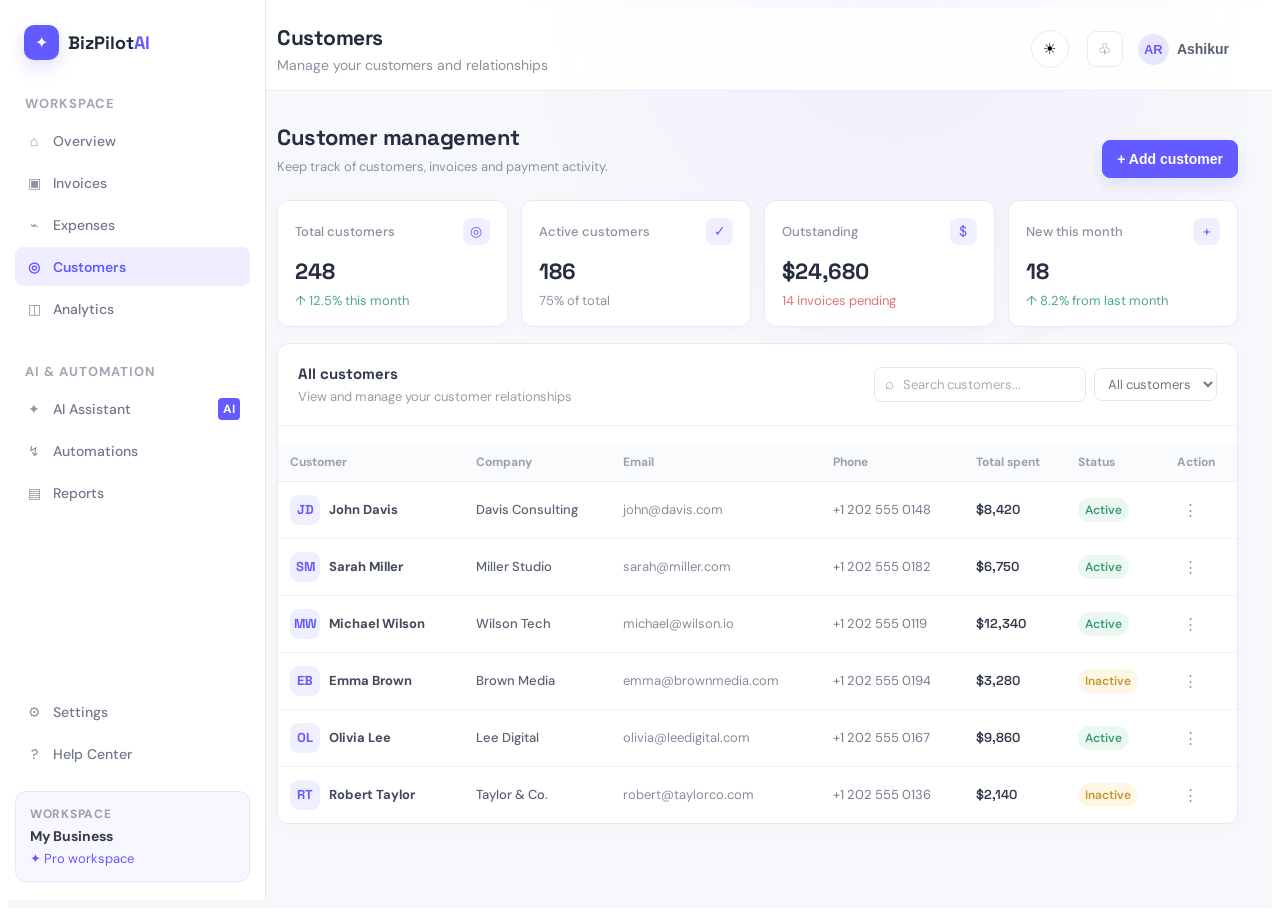
<file: customers.html>
<!DOCTYPE html>
<html lang="en">

<head>

    <meta charset="UTF-8">

    <meta
        name="viewport"
        content="width=device-width, initial-scale=1.0"
    >

    <meta
        name="description"
        content="BizPilot AI customer management"
    >

    <title>Customers — BizPilot AI</title>
    <link rel="icon" type="image/png" href="images/favicon.png">
    <link rel="shortcut icon" href="images/favicon.ico">



    <!-- Google Fonts -->

    <link rel="preconnect" href="https://fonts.googleapis.com">

    <link
        rel="preconnect"
        href="https://fonts.gstatic.com"
        crossorigin
    >

    <link
        href="https://fonts.googleapis.com/css2?family=DM+Sans:wght@400;500;600;700&family=Space+Grotesk:wght@400;500;600;700&display=swap"
        rel="stylesheet"
    >


    <!-- CSS -->

    <link
        rel="stylesheet"
        href="css/style.css"
    >

    <link
        rel="stylesheet"
        href="css/respon.css"
    >

</head>


<body>


<div class="dashboard-page">

    <div class="dashboard-bg"></div>


    <div class="dashboard-layout">


        <!-- =================================================
             SIDEBAR
        ================================================== -->

        <aside
            class="dashboard-sidebar"
            id="dashboardSidebar"
        >

            <!-- LOGO -->

            <a
                href="index.html"
                class="dashboard-logo"
            >

                <span class="dashboard-logo-icon">
                    ✦
                </span>

                <span class="dashboard-logo-text">
                    BizPilot<span>AI</span>
                </span>

            </a>


            <!-- WORKSPACE -->

            <div class="sidebar-section">

                <span class="sidebar-label">
                    WORKSPACE
                </span>


                <nav class="dashboard-nav">

                    <a href="dashboard.html">

                        <span class="nav-icon">⌂</span>

                        <span>Overview</span>

                    </a>


                    <a href="invoices.html">

                        <span class="nav-icon">▣</span>

                        <span>Invoices</span>

                    </a>


                    <a href="expenses.html">

                        <span class="nav-icon">⌁</span>

                        <span>Expenses</span>

                    </a>


                    <a
                        href="customers.html"
                        class="active"
                    >

                        <span class="nav-icon">◎</span>

                        <span>Customers</span>

                    </a>


                    <a href="analytics.html">

                        <span class="nav-icon">◫</span>

                        <span>Analytics</span>

                    </a>

                </nav>

            </div>


            <!-- AI -->

            <div class="sidebar-section">

                <span class="sidebar-label">
                    AI & AUTOMATION
                </span>


                <nav class="dashboard-nav">

                    <a href="ai-assistant.html">

                        <span class="nav-icon">✦</span>

                        <span>AI Assistant</span>

                        <span class="ai-label">
                            AI
                        </span>

                    </a>


                    <a href="#">

                        <span class="nav-icon">↯</span>

                        <span>Automations</span>

                    </a>


                    <a href="#">

                        <span class="nav-icon">▤</span>

                        <span>Reports</span>

                    </a>

                </nav>

            </div>


            <!-- SIDEBAR BOTTOM -->

            <div class="sidebar-bottom">

                <nav class="dashboard-nav">

                    <a href="#">

                        <span class="nav-icon">⚙</span>

                        <span>Settings</span>

                    </a>


                    <a href="#">

                        <span class="nav-icon">?</span>

                        <span>Help Center</span>

                    </a>

                </nav>


                <div class="workspace-card">

                    <small>
                        WORKSPACE
                    </small>

                    <strong>
                        My Business
                    </strong>

                    <span class="workspace-plan">
                        ✦ Pro workspace
                    </span>

                </div>

            </div>

        </aside>



        <!-- =================================================
             MAIN
        ================================================== -->

        <main class="dashboard-main">


            <!-- HEADER -->

            <header class="dashboard-header">

                <div class="header-title">

                    <h1>
                        Customers
                    </h1>

                    <p>
                        Manage your customers and relationships
                    </p>

                </div>


                <div class="header-actions">

                    <button
                        type="button"
                        class="theme-toggle-btn"
                        id="themeToggleBtn"
                        aria-label="Toggle dark mode"
                        title="Toggle dark mode"
                    >
                        <span class="theme-icon-light">☀</span>
                        <span class="theme-icon-dark">☾</span>
                    </button>

                    <button
                        type="button"
                        class="mobile-dashboard-menu"
                        id="dashboardMenuBtn"
                        aria-label="Open menu"
                    >
                        ☰
                    </button>


                    <button
                        type="button"
                        class="header-icon"
                        id="notificationBtn"
                        aria-label="Notifications"
                    >
                        ♧
                    </button>


                    <button
                        type="button"
                        class="user-button"
                    >

                        <span class="user-avatar">
                            AR
                        </span>

                        <span>
                            Ashikur
                        </span>

                    </button>

                </div>

            </header>



            <!-- =================================================
                 CONTENT
            ================================================== -->

            <section class="dashboard-content">


                <!-- PAGE HEADING -->

                <div class="invoice-page-heading">

                    <div>

                        <h2>
                            Customer management
                        </h2>

                        <p>
                            Keep track of customers, invoices and payment activity.
                        </p>

                    </div>


                    <button
                        type="button"
                        class="primary-dashboard-btn"
                        id="addCustomerBtn"
                    >
                        + Add customer
                    </button>

                </div>



                <!-- =================================================
                     CUSTOMER STATS
                ================================================== -->

                <div class="stats-grid customer-stats-grid">


                    <div class="dash-card stat-box">

                        <div class="stat-top">

                            <span class="stat-name">
                                Total customers
                            </span>

                            <span class="stat-icon">
                                ◎
                            </span>

                        </div>

                        <strong class="stat-value">
                            248
                        </strong>

                        <span class="stat-change positive">
                            ↑ 12.5% this month
                        </span>

                    </div>


                    <div class="dash-card stat-box">

                        <div class="stat-top">

                            <span class="stat-name">
                                Active customers
                            </span>

                            <span class="stat-icon">
                                ✓
                            </span>

                        </div>

                        <strong class="stat-value">
                            186
                        </strong>

                        <span class="stat-change">
                            75% of total
                        </span>

                    </div>


                    <div class="dash-card stat-box">

                        <div class="stat-top">

                            <span class="stat-name">
                                Outstanding
                            </span>

                            <span class="stat-icon">
                                $
                            </span>

                        </div>

                        <strong class="stat-value">
                            $24,680
                        </strong>

                        <span class="stat-change negative">
                            14 invoices pending
                        </span>

                    </div>


                    <div class="dash-card stat-box">

                        <div class="stat-top">

                            <span class="stat-name">
                                New this month
                            </span>

                            <span class="stat-icon">
                                +
                            </span>

                        </div>

                        <strong class="stat-value">
                            18
                        </strong>

                        <span class="stat-change positive">
                            ↑ 8.2% from last month
                        </span>

                    </div>

                </div>



                <!-- =================================================
                     CUSTOMER LIST
                ================================================== -->

                <div class="dash-card customer-management-card">


                    <!-- TABLE HEADER -->

                    <div class="invoice-table-header">

                        <div>

                            <h3>
                                All customers
                            </h3>

                            <p>
                                View and manage your customer relationships
                            </p>

                        </div>


                        <div class="invoice-controls">


                            <!-- SEARCH -->

                            <div class="invoice-search">

                                <span>
                                    ⌕
                                </span>

                                <input
                                    type="text"
                                    id="customerSearch"
                                    placeholder="Search customers..."
                                >

                            </div>


                            <!-- STATUS FILTER -->

                            <select
                                id="customerStatusFilter"
                                class="invoice-filter"
                            >

                                <option value="all">
                                    All customers
                                </option>

                                <option value="active">
                                    Active
                                </option>

                                <option value="inactive">
                                    Inactive
                                </option>

                            </select>

                        </div>

                    </div>



                    <!-- TABLE -->

                    <div class="table-wrapper">

                        <table
                            class="invoice-table customer-table"
                        >

                            <thead>

                                <tr>

                                    <th>
                                        Customer
                                    </th>

                                    <th>
                                        Company
                                    </th>

                                    <th>
                                        Email
                                    </th>

                                    <th>
                                        Phone
                                    </th>

                                    <th>
                                        Total spent
                                    </th>

                                    <th>
                                        Status
                                    </th>

                                    <th>
                                        Action
                                    </th>

                                </tr>

                            </thead>


                            <tbody id="customerTableBody">


                                <tr data-status="active">

                                    <td>

                                        <div class="customer-name-cell">

                                            <span class="customer-avatar">
                                                JD
                                            </span>

                                            <strong>
                                                John Davis
                                            </strong>

                                        </div>

                                    </td>

                                    <td>
                                        Davis Consulting
                                    </td>

                                    <td>
                                        john@davis.com
                                    </td>

                                    <td>
                                        +1 202 555 0148
                                    </td>

                                    <td>
                                        $8,420
                                    </td>

                                    <td>

                                        <span class="status paid">
                                            Active
                                        </span>

                                    </td>

                                    <td>

                                        <button
                                            type="button"
                                            class="invoice-action-btn customer-action-btn"
                                        >
                                            ⋮
                                        </button>

                                    </td>

                                </tr>


                                <tr data-status="active">

                                    <td>

                                        <div class="customer-name-cell">

                                            <span class="customer-avatar">
                                                SM
                                            </span>

                                            <strong>
                                                Sarah Miller
                                            </strong>

                                        </div>

                                    </td>

                                    <td>
                                        Miller Studio
                                    </td>

                                    <td>
                                        sarah@miller.com
                                    </td>

                                    <td>
                                        +1 202 555 0182
                                    </td>

                                    <td>
                                        $6,750
                                    </td>

                                    <td>

                                        <span class="status paid">
                                            Active
                                        </span>

                                    </td>

                                    <td>

                                        <button
                                            type="button"
                                            class="invoice-action-btn customer-action-btn"
                                        >
                                            ⋮
                                        </button>

                                    </td>

                                </tr>


                                <tr data-status="active">

                                    <td>

                                        <div class="customer-name-cell">

                                            <span class="customer-avatar">
                                                MW
                                            </span>

                                            <strong>
                                                Michael Wilson
                                            </strong>

                                        </div>

                                    </td>

                                    <td>
                                        Wilson Tech
                                    </td>

                                    <td>
                                        michael@wilson.io
                                    </td>

                                    <td>
                                        +1 202 555 0119
                                    </td>

                                    <td>
                                        $12,340
                                    </td>

                                    <td>

                                        <span class="status paid">
                                            Active
                                        </span>

                                    </td>

                                    <td>

                                        <button
                                            type="button"
                                            class="invoice-action-btn customer-action-btn"
                                        >
                                            ⋮
                                        </button>

                                    </td>

                                </tr>


                                <tr data-status="inactive">

                                    <td>

                                        <div class="customer-name-cell">

                                            <span class="customer-avatar">
                                                EB
                                            </span>

                                            <strong>
                                                Emma Brown
                                            </strong>

                                        </div>

                                    </td>

                                    <td>
                                        Brown Media
                                    </td>

                                    <td>
                                        emma@brownmedia.com
                                    </td>

                                    <td>
                                        +1 202 555 0194
                                    </td>

                                    <td>
                                        $3,280
                                    </td>

                                    <td>

                                        <span class="status pending">
                                            Inactive
                                        </span>

                                    </td>

                                    <td>

                                        <button
                                            type="button"
                                            class="invoice-action-btn customer-action-btn"
                                        >
                                            ⋮
                                        </button>

                                    </td>

                                </tr>


                                <tr data-status="active">

                                    <td>

                                        <div class="customer-name-cell">

                                            <span class="customer-avatar">
                                                OL
                                            </span>

                                            <strong>
                                                Olivia Lee
                                            </strong>

                                        </div>

                                    </td>

                                    <td>
                                        Lee Digital
                                    </td>

                                    <td>
                                        olivia@leedigital.com
                                    </td>

                                    <td>
                                        +1 202 555 0167
                                    </td>

                                    <td>
                                        $9,860
                                    </td>

                                    <td>

                                        <span class="status paid">
                                            Active
                                        </span>

                                    </td>

                                    <td>

                                        <button
                                            type="button"
                                            class="invoice-action-btn customer-action-btn"
                                        >
                                            ⋮
                                        </button>

                                    </td>

                                </tr>


                                <tr data-status="inactive">

                                    <td>

                                        <div class="customer-name-cell">

                                            <span class="customer-avatar">
                                                RT
                                            </span>

                                            <strong>
                                                Robert Taylor
                                            </strong>

                                        </div>

                                    </td>

                                    <td>
                                        Taylor & Co.
                                    </td>

                                    <td>
                                        robert@taylorco.com
                                    </td>

                                    <td>
                                        +1 202 555 0136
                                    </td>

                                    <td>
                                        $2,140
                                    </td>

                                    <td>

                                        <span class="status pending">
                                            Inactive
                                        </span>

                                    </td>

                                    <td>

                                        <button
                                            type="button"
                                            class="invoice-action-btn customer-action-btn"
                                        >
                                            ⋮
                                        </button>

                                    </td>

                                </tr>

                            </tbody>

                        </table>

                    </div>



                    <!-- EMPTY STATE -->

                    <div
                        class="invoice-empty-state"
                        id="customerEmptyState"
                        hidden
                    >

                        <span>
                            ◎
                        </span>

                        <h3>
                            No customers found
                        </h3>

                        <p>
                            Try changing your search or status filter.
                        </p>

                    </div>

                </div>

            </section>

        </main>

    </div>

</div>



<!-- JAVASCRIPT -->

<script src="js/main.js"></script>

<script src="js/customers.js"></script>


</body>

</html>
</file>
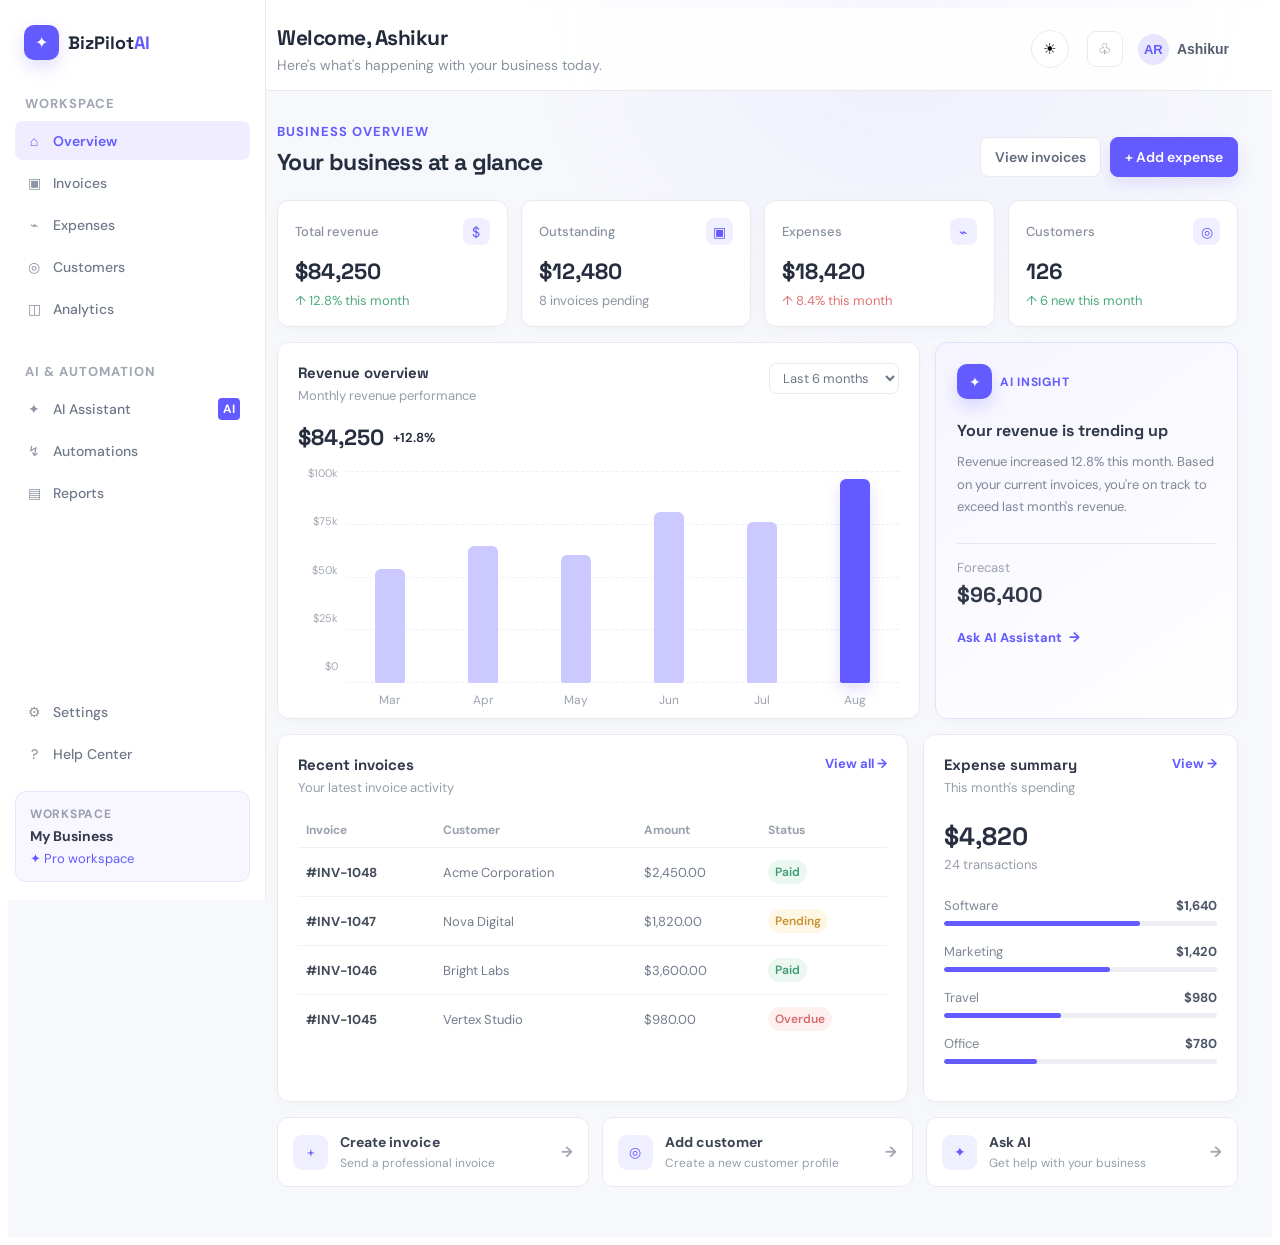
<file: dashboard.html>
<!DOCTYPE html>
<html lang="en">

<head>

    <meta charset="UTF-8">

    <meta
        name="viewport"
        content="width=device-width, initial-scale=1.0"
    >

    <meta
        name="description"
        content="BizPilot AI business dashboard"
    >

    <title>Dashboard — BizPilot AI</title>
    <link rel="icon" type="image/png" href="images/favicon.png">
    <link rel="shortcut icon" href="images/favicon.ico">



    <!-- Google Fonts -->

    <link
        rel="preconnect"
        href="https://fonts.googleapis.com"
    >

    <link
        rel="preconnect"
        href="https://fonts.gstatic.com"
        crossorigin
    >

    <link
        href="https://fonts.googleapis.com/css2?family=DM+Sans:wght@400;500;600;700&family=Space+Grotesk:wght@400;500;600;700&display=swap"
        rel="stylesheet"
    >


    <!-- CSS -->

    <link
        rel="stylesheet"
        href="css/style.css"
    >

    <link
        rel="stylesheet"
        href="css/respon.css"
    >

</head>


<body>


<div class="dashboard-page">

    <div class="dashboard-bg"></div>


    <div class="dashboard-layout">


        <!-- =================================================
             SIDEBAR
        ================================================== -->

        <aside
            class="dashboard-sidebar"
            id="dashboardSidebar"
        >


            <!-- Logo -->

            <a
                href="index.html"
                class="dashboard-logo"
            >

                <span class="dashboard-logo-icon">
                    ✦
                </span>

                <span class="dashboard-logo-text">
                    BizPilot<span>AI</span>
                </span>

            </a>



            <!-- WORKSPACE -->

            <div class="sidebar-section">

                <span class="sidebar-label">
                    WORKSPACE
                </span>


                <nav class="dashboard-nav">


                    <a
                        href="dashboard.html"
                        class="active"
                    >

                        <span class="nav-icon">
                            ⌂
                        </span>

                        <span>
                            Overview
                        </span>

                    </a>


                    <a href="invoices.html">

                        <span class="nav-icon">
                            ▣
                        </span>

                        <span>
                            Invoices
                        </span>

                    </a>


                    <a href="expenses.html">

                        <span class="nav-icon">
                            ⌁
                        </span>

                        <span>
                            Expenses
                        </span>

                    </a>


                    <a href="customers.html">

                        <span class="nav-icon">
                            ◎
                        </span>

                        <span>
                            Customers
                        </span>

                    </a>


                    <a href="analytics.html">

                        <span class="nav-icon">
                            ◫
                        </span>

                        <span>
                            Analytics
                        </span>

                    </a>

                </nav>

            </div>



            <!-- AI & AUTOMATION -->

            <div class="sidebar-section">

                <span class="sidebar-label">
                    AI & AUTOMATION
                </span>


                <nav class="dashboard-nav">


                    <a href="ai-assistant.html">

                        <span class="nav-icon">
                            ✦
                        </span>

                        <span>
                            AI Assistant
                        </span>

                        <span class="ai-label">
                            AI
                        </span>

                    </a>


                    <a href="#">

                        <span class="nav-icon">
                            ↯
                        </span>

                        <span>
                            Automations
                        </span>

                    </a>


                    <a href="#">

                        <span class="nav-icon">
                            ▤
                        </span>

                        <span>
                            Reports
                        </span>

                    </a>

                </nav>

            </div>



            <!-- SIDEBAR BOTTOM -->

            <div class="sidebar-bottom">


                <nav class="dashboard-nav">


                    <a href="#">

                        <span class="nav-icon">
                            ⚙
                        </span>

                        <span>
                            Settings
                        </span>

                    </a>


                    <a href="#">

                        <span class="nav-icon">
                            ?
                        </span>

                        <span>
                            Help Center
                        </span>

                    </a>

                </nav>



                <!-- Workspace Card -->

                <div class="workspace-card">

                    <small>
                        WORKSPACE
                    </small>

                    <strong>
                        My Business
                    </strong>

                    <span class="workspace-plan">
                        ✦ Pro workspace
                    </span>

                </div>

            </div>

        </aside>



        <!-- =================================================
             MAIN
        ================================================== -->

        <main class="dashboard-main">


            <!-- HEADER -->

            <header class="dashboard-header">


                <div class="header-title">

                    <h1>
                        Welcome, Ashikur
                    </h1>

                    <p>
                        Here's what's happening with your business today.
                    </p>

                </div>



                <div class="header-actions">

                    <button
                        type="button"
                        class="theme-toggle-btn"
                        id="themeToggleBtn"
                        aria-label="Toggle dark mode"
                        title="Toggle dark mode"
                    >
                        <span class="theme-icon-light">☀</span>
                        <span class="theme-icon-dark">☾</span>
                    </button>


                    <!-- Mobile Menu -->

                    <button
                        type="button"
                        class="mobile-dashboard-menu"
                        id="dashboardMenuBtn"
                        aria-label="Open menu"
                    >
                        ☰
                    </button>


                    <!-- Notification -->

                    <button
                        type="button"
                        class="header-icon"
                        id="notificationBtn"
                        aria-label="Notifications"
                    >
                        ♧
                    </button>


                    <!-- User -->

                    <button
                        type="button"
                        class="user-button"
                    >

                        <span class="user-avatar">
                            AR
                        </span>

                        <span>
                            Ashikur
                        </span>

                    </button>

                </div>

            </header>



            <!-- =================================================
                 CONTENT
            ================================================== -->

            <section class="dashboard-content">


                <!-- =================================================
                     QUICK ACTIONS
                ================================================== -->

                <div class="dashboard-welcome-row">


                    <div>

                        <span class="dashboard-eyebrow">
                            BUSINESS OVERVIEW
                        </span>

                        <h2>
                            Your business at a glance
                        </h2>

                    </div>


                    <div class="dashboard-quick-actions">

                        <a
                            href="invoices.html"
                            class="secondary-dashboard-btn"
                        >
                            View invoices
                        </a>

                        <a
                            href="expenses.html"
                            class="primary-dashboard-btn"
                        >
                            + Add expense
                        </a>

                    </div>

                </div>



                <!-- =================================================
                     STATS
                ================================================== -->

                <div class="stats-grid">


                    <!-- Revenue -->

                    <div class="dash-card stat-box">

                        <div class="stat-top">

                            <span class="stat-name">
                                Total revenue
                            </span>

                            <span class="stat-icon">
                                $
                            </span>

                        </div>


                        <strong class="stat-value">
                            $84,250
                        </strong>


                        <span class="stat-change positive">
                            ↑ 12.8% this month
                        </span>

                    </div>



                    <!-- Invoices -->

                    <div class="dash-card stat-box">

                        <div class="stat-top">

                            <span class="stat-name">
                                Outstanding
                            </span>

                            <span class="stat-icon">
                                ▣
                            </span>

                        </div>


                        <strong class="stat-value">
                            $12,480
                        </strong>


                        <span class="stat-change">
                            8 invoices pending
                        </span>

                    </div>



                    <!-- Expenses -->

                    <div class="dash-card stat-box">

                        <div class="stat-top">

                            <span class="stat-name">
                                Expenses
                            </span>

                            <span class="stat-icon">
                                ⌁
                            </span>

                        </div>


                        <strong class="stat-value">
                            $18,420
                        </strong>


                        <span class="stat-change negative">
                            ↑ 8.4% this month
                        </span>

                    </div>



                    <!-- Customers -->

                    <div class="dash-card stat-box">

                        <div class="stat-top">

                            <span class="stat-name">
                                Customers
                            </span>

                            <span class="stat-icon">
                                ◎
                            </span>

                        </div>


                        <strong class="stat-value">
                            126
                        </strong>


                        <span class="stat-change positive">
                            ↑ 6 new this month
                        </span>

                    </div>

                </div>



                <!-- =================================================
                     MAIN DASHBOARD GRID
                ================================================== -->

                <div class="dashboard-main-grid">


                    <!-- =================================================
                         REVENUE CHART
                    ================================================== -->

                    <div class="dash-card dashboard-chart-card">


                        <div class="dashboard-card-header">

                            <div>

                                <h3>
                                    Revenue overview
                                </h3>

                                <p>
                                    Monthly revenue performance
                                </p>

                            </div>


                            <select
                                class="dashboard-select"
                                id="revenuePeriod"
                            >

                                <option value="6">
                                    Last 6 months
                                </option>

                                <option value="12">
                                    Last 12 months
                                </option>

                            </select>

                        </div>



                        <div class="revenue-summary">

                            <strong>
                                $84,250
                            </strong>

                            <span class="positive">
                                +12.8%
                            </span>

                        </div>



                        <!-- Chart -->

                        <div
                            class="revenue-chart"
                            id="revenueChart"
                        >

                            <div class="chart-y-axis">

                                <span>
                                    $100k
                                </span>

                                <span>
                                    $75k
                                </span>

                                <span>
                                    $50k
                                </span>

                                <span>
                                    $25k
                                </span>

                                <span>
                                    $0
                                </span>

                            </div>


                            <div class="chart-area">


                                <div class="chart-grid-lines">

                                    <span></span>
                                    <span></span>
                                    <span></span>
                                    <span></span>
                                    <span></span>

                                </div>


                                <div class="chart-bars">

                                    <div class="chart-bar-item">

                                        <div
                                            class="chart-bar"
                                            style="height:48%;"
                                        ></div>

                                        <span>
                                            Mar
                                        </span>

                                    </div>


                                    <div class="chart-bar-item">

                                        <div
                                            class="chart-bar"
                                            style="height:58%;"
                                        ></div>

                                        <span>
                                            Apr
                                        </span>

                                    </div>


                                    <div class="chart-bar-item">

                                        <div
                                            class="chart-bar"
                                            style="height:54%;"
                                        ></div>

                                        <span>
                                            May
                                        </span>

                                    </div>


                                    <div class="chart-bar-item">

                                        <div
                                            class="chart-bar"
                                            style="height:72%;"
                                        ></div>

                                        <span>
                                            Jun
                                        </span>

                                    </div>


                                    <div class="chart-bar-item">

                                        <div
                                            class="chart-bar"
                                            style="height:68%;"
                                        ></div>

                                        <span>
                                            Jul
                                        </span>

                                    </div>


                                    <div class="chart-bar-item">

                                        <div
                                            class="chart-bar active"
                                            style="height:86%;"
                                        ></div>

                                        <span>
                                            Aug
                                        </span>

                                    </div>

                                </div>

                            </div>

                        </div>

                    </div>



                    <!-- =================================================
                         AI INSIGHT
                    ================================================== -->

                    <div class="dash-card ai-insight-card">


                        <div class="ai-insight-top">

                            <span class="ai-insight-icon">
                                ✦
                            </span>

                            <span class="ai-insight-badge">
                                AI INSIGHT
                            </span>

                        </div>


                        <h3>
                            Your revenue is trending up
                        </h3>


                        <p>
                            Revenue increased 12.8% this month.
                            Based on your current invoices, you're
                            on track to exceed last month's revenue.
                        </p>


                        <div class="ai-insight-metric">

                            <span>
                                Forecast
                            </span>

                            <strong>
                                $96,400
                            </strong>

                        </div>


                        <a
                            href="ai-assistant.html"
                            class="ai-insight-link"
                        >
                            Ask AI Assistant
                            <span>→</span>
                        </a>

                    </div>

                </div>



                <!-- =================================================
                     BOTTOM GRID
                ================================================== -->

                <div class="dashboard-bottom-grid">


                    <!-- =================================================
                         RECENT INVOICES
                    ================================================== -->

                    <div class="dash-card dashboard-table-card">


                        <div class="dashboard-card-header">

                            <div>

                                <h3>
                                    Recent invoices
                                </h3>

                                <p>
                                    Your latest invoice activity
                                </p>

                            </div>


                            <a
                                href="invoices.html"
                                class="dashboard-view-link"
                            >
                                View all
                                →
                            </a>

                        </div>



                        <div class="table-wrapper">

                            <table class="invoice-table dashboard-invoice-table">

                                <thead>

                                    <tr>

                                        <th>
                                            Invoice
                                        </th>

                                        <th>
                                            Customer
                                        </th>

                                        <th>
                                            Amount
                                        </th>

                                        <th>
                                            Status
                                        </th>

                                    </tr>

                                </thead>


                                <tbody>


                                    <tr>

                                        <td>

                                            <strong>
                                                #INV-1048
                                            </strong>

                                        </td>

                                        <td>
                                            Acme Corporation
                                        </td>

                                        <td>
                                            $2,450.00
                                        </td>

                                        <td>

                                            <span class="status paid">
                                                Paid
                                            </span>

                                        </td>

                                    </tr>


                                    <tr>

                                        <td>

                                            <strong>
                                                #INV-1047
                                            </strong>

                                        </td>

                                        <td>
                                            Nova Digital
                                        </td>

                                        <td>
                                            $1,820.00
                                        </td>

                                        <td>

                                            <span class="status pending">
                                                Pending
                                            </span>

                                        </td>

                                    </tr>


                                    <tr>

                                        <td>

                                            <strong>
                                                #INV-1046
                                            </strong>

                                        </td>

                                        <td>
                                            Bright Labs
                                        </td>

                                        <td>
                                            $3,600.00
                                        </td>

                                        <td>

                                            <span class="status paid">
                                                Paid
                                            </span>

                                        </td>

                                    </tr>


                                    <tr>

                                        <td>

                                            <strong>
                                                #INV-1045
                                            </strong>

                                        </td>

                                        <td>
                                            Vertex Studio
                                        </td>

                                        <td>
                                            $980.00
                                        </td>

                                        <td>

                                            <span class="status overdue">
                                                Overdue
                                            </span>

                                        </td>

                                    </tr>

                                </tbody>

                            </table>

                        </div>

                    </div>



                    <!-- =================================================
                         EXPENSE SUMMARY
                    ================================================== -->

                    <div class="dash-card expense-summary-card">


                        <div class="dashboard-card-header">

                            <div>

                                <h3>
                                    Expense summary
                                </h3>

                                <p>
                                    This month's spending
                                </p>

                            </div>


                            <a
                                href="expenses.html"
                                class="dashboard-view-link"
                            >
                                View
                                →
                            </a>

                        </div>



                        <div class="expense-total">

                            <strong>
                                $4,820
                            </strong>

                            <span>
                                24 transactions
                            </span>

                        </div>



                        <div class="expense-progress">


                            <div class="expense-progress-row">

                                <div>

                                    <span>
                                        Software
                                    </span>

                                    <strong>
                                        $1,640
                                    </strong>

                                </div>

                                <div class="progress-track">

                                    <span
                                        style="width:72%;"
                                    ></span>

                                </div>

                            </div>



                            <div class="expense-progress-row">

                                <div>

                                    <span>
                                        Marketing
                                    </span>

                                    <strong>
                                        $1,420
                                    </strong>

                                </div>

                                <div class="progress-track">

                                    <span
                                        style="width:61%;"
                                    ></span>

                                </div>

                            </div>



                            <div class="expense-progress-row">

                                <div>

                                    <span>
                                        Travel
                                    </span>

                                    <strong>
                                        $980
                                    </strong>

                                </div>

                                <div class="progress-track">

                                    <span
                                        style="width:43%;"
                                    ></span>

                                </div>

                            </div>



                            <div class="expense-progress-row">

                                <div>

                                    <span>
                                        Office
                                    </span>

                                    <strong>
                                        $780
                                    </strong>

                                </div>

                                <div class="progress-track">

                                    <span
                                        style="width:34%;"
                                    ></span>

                                </div>

                            </div>

                        </div>


                    </div>

                </div>



                <!-- =================================================
                     QUICK ACTION CARDS
                ================================================== -->

                <div class="dashboard-action-grid">


                    <a
                        href="invoices.html"
                        class="dashboard-action-card"
                    >

                        <span class="dashboard-action-icon">
                            +
                        </span>

                        <div>

                            <strong>
                                Create invoice
                            </strong>

                            <span>
                                Send a professional invoice
                            </span>

                        </div>

                        <b>
                            →
                        </b>

                    </a>



                    <a
                        href="customers.html"
                        class="dashboard-action-card"
                    >

                        <span class="dashboard-action-icon">
                            ◎
                        </span>

                        <div>

                            <strong>
                                Add customer
                            </strong>

                            <span>
                                Create a new customer profile
                            </span>

                        </div>

                        <b>
                            →
                        </b>

                    </a>



                    <a
                        href="ai-assistant.html"
                        class="dashboard-action-card"
                    >

                        <span class="dashboard-action-icon">
                            ✦
                        </span>

                        <div>

                            <strong>
                                Ask AI
                            </strong>

                            <span>
                                Get help with your business
                            </span>

                        </div>

                        <b>
                            →
                        </b>

                    </a>

                </div>


            </section>

        </main>

    </div>

</div>



<!-- =========================================================
     JAVASCRIPT
========================================================= -->

<script src="js/main.js"></script>

<script src="js/dashboard.js"></script>


</body>

</html>
</file>
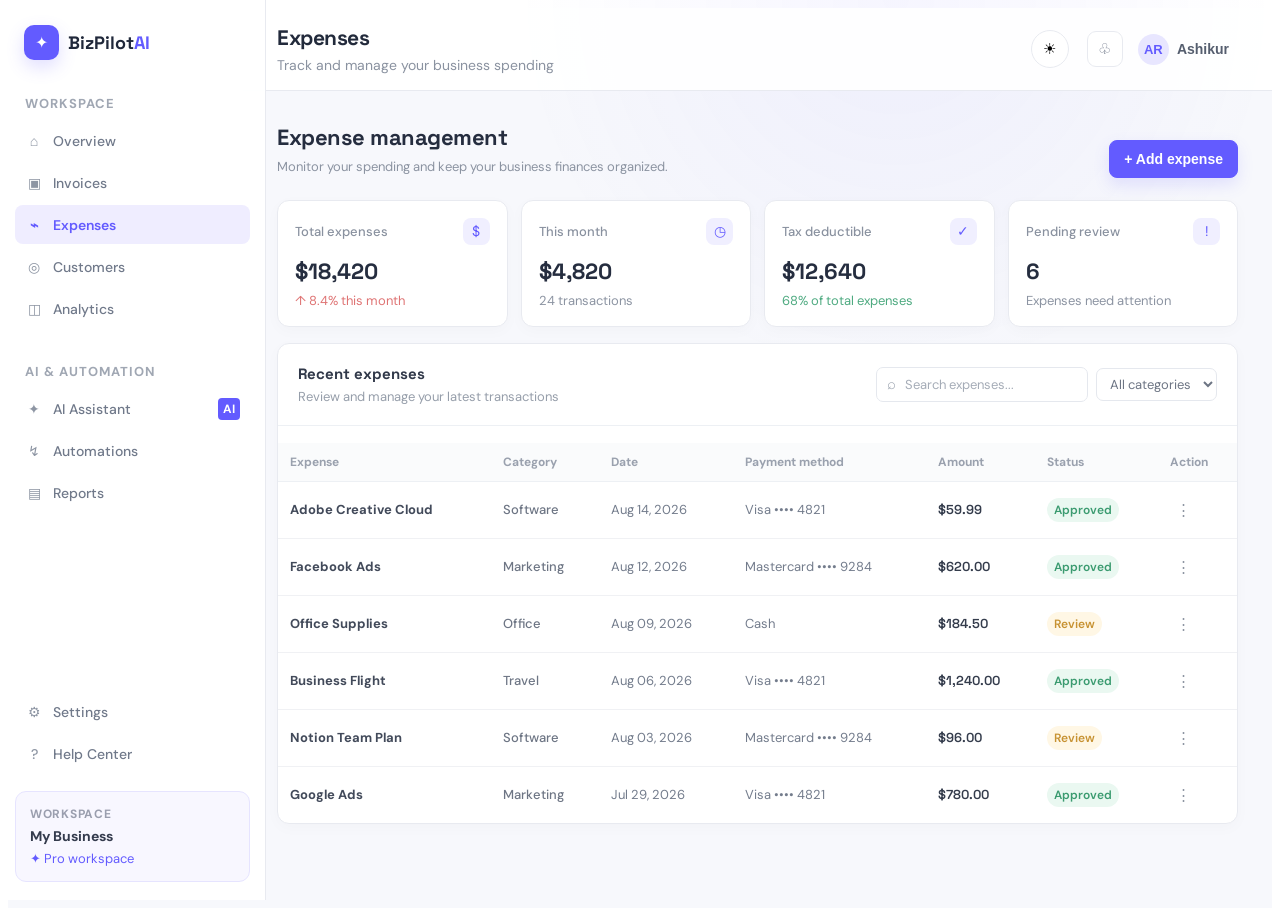
<file: expenses.html>
<!DOCTYPE html>
<html lang="en">

<head>

    <meta charset="UTF-8">

    <meta
        name="viewport"
        content="width=device-width, initial-scale=1.0"
    >

    <meta
        name="description"
        content="BizPilot AI expense management"
    >

    <title>Expenses — BizPilot AI</title>
    <link rel="icon" type="image/png" href="images/favicon.png">
    <link rel="shortcut icon" href="images/favicon.ico">



    <!-- Google Fonts -->

    <link rel="preconnect" href="https://fonts.googleapis.com">

    <link
        rel="preconnect"
        href="https://fonts.gstatic.com"
        crossorigin
    >

    <link
        href="https://fonts.googleapis.com/css2?family=DM+Sans:wght@400;500;600;700&family=Space+Grotesk:wght@400;500;600;700&display=swap"
        rel="stylesheet"
    >


    <!-- CSS -->

    <link
        rel="stylesheet"
        href="css/style.css"
    >

    <link
        rel="stylesheet"
        href="css/respon.css"
    >

</head>


<body>


<div class="dashboard-page">

    <div class="dashboard-bg"></div>


    <div class="dashboard-layout">


        <!-- =================================================
             SIDEBAR
        ================================================== -->

        <aside
            class="dashboard-sidebar"
            id="dashboardSidebar"
        >

            <a
                href="index.html"
                class="dashboard-logo"
            >

                <span class="dashboard-logo-icon">
                    ✦
                </span>

                <span class="dashboard-logo-text">
                    BizPilot<span>AI</span>
                </span>

            </a>


            <!-- WORKSPACE -->

            <div class="sidebar-section">

                <span class="sidebar-label">
                    WORKSPACE
                </span>


                <nav class="dashboard-nav">

                    <a href="dashboard.html">

                        <span class="nav-icon">⌂</span>

                        <span>Overview</span>

                    </a>


                    <a href="invoices.html">

                        <span class="nav-icon">▣</span>

                        <span>Invoices</span>

                    </a>


                    <a
                        href="expenses.html"
                        class="active"
                    >

                        <span class="nav-icon">⌁</span>

                        <span>Expenses</span>

                    </a>


                    <a href="customers.html">

                        <span class="nav-icon">◎</span>

                        <span>Customers</span>

                    </a>


                    <a href="analytics.html">

                        <span class="nav-icon">◫</span>

                        <span>Analytics</span>

                    </a>

                </nav>

            </div>


            <!-- AI -->

            <div class="sidebar-section">

                <span class="sidebar-label">
                    AI & AUTOMATION
                </span>


                <nav class="dashboard-nav">

                    <a href="ai-assistant.html">

                        <span class="nav-icon">✦</span>

                        <span>AI Assistant</span>

                        <span class="ai-label">
                            AI
                        </span>

                    </a>


                    <a href="#">

                        <span class="nav-icon">↯</span>

                        <span>Automations</span>

                    </a>


                    <a href="#">

                        <span class="nav-icon">▤</span>

                        <span>Reports</span>

                    </a>

                </nav>

            </div>


            <!-- SIDEBAR BOTTOM -->

            <div class="sidebar-bottom">

                <nav class="dashboard-nav">

                    <a href="#">

                        <span class="nav-icon">⚙</span>

                        <span>Settings</span>

                    </a>


                    <a href="#">

                        <span class="nav-icon">?</span>

                        <span>Help Center</span>

                    </a>

                </nav>


                <div class="workspace-card">

                    <small>
                        WORKSPACE
                    </small>

                    <strong>
                        My Business
                    </strong>

                    <span class="workspace-plan">
                        ✦ Pro workspace
                    </span>

                </div>

            </div>

        </aside>



        <!-- =================================================
             MAIN
        ================================================== -->

        <main class="dashboard-main">


            <!-- HEADER -->

            <header class="dashboard-header">

                <div class="header-title">

                    <h1>
                        Expenses
                    </h1>

                    <p>
                        Track and manage your business spending
                    </p>

                </div>


                <div class="header-actions">

                    <button
                        type="button"
                        class="theme-toggle-btn"
                        id="themeToggleBtn"
                        aria-label="Toggle dark mode"
                        title="Toggle dark mode"
                    >
                        <span class="theme-icon-light">☀</span>
                        <span class="theme-icon-dark">☾</span>
                    </button>

                    <button
                        type="button"
                        class="mobile-dashboard-menu"
                        id="dashboardMenuBtn"
                        aria-label="Open menu"
                    >
                        ☰
                    </button>


                    <button
                        type="button"
                        class="header-icon"
                        id="notificationBtn"
                        aria-label="Notifications"
                    >
                        ♧
                    </button>


                    <button
                        type="button"
                        class="user-button"
                    >

                        <span class="user-avatar">
                            AR
                        </span>

                        <span>
                            Ashikur
                        </span>

                    </button>

                </div>

            </header>



            <!-- =================================================
                 CONTENT
            ================================================== -->

            <section class="dashboard-content">


                <!-- PAGE HEADING -->

                <div class="invoice-page-heading">

                    <div>

                        <h2>
                            Expense management
                        </h2>

                        <p>
                            Monitor your spending and keep your business finances organized.
                        </p>

                    </div>


                    <button
                        type="button"
                        class="primary-dashboard-btn"
                        id="addExpenseBtn"
                    >
                        + Add expense
                    </button>

                </div>



                <!-- =================================================
                     EXPENSE STATS
                ================================================== -->

                <div class="stats-grid expense-stats-grid">


                    <div class="dash-card stat-box">

                        <div class="stat-top">

                            <span class="stat-name">
                                Total expenses
                            </span>

                            <span class="stat-icon">
                                $
                            </span>

                        </div>

                        <strong class="stat-value">
                            $18,420
                        </strong>

                        <span class="stat-change negative">
                            ↑ 8.4% this month
                        </span>

                    </div>



                    <div class="dash-card stat-box">

                        <div class="stat-top">

                            <span class="stat-name">
                                This month
                            </span>

                            <span class="stat-icon">
                                ◷
                            </span>

                        </div>

                        <strong class="stat-value">
                            $4,820
                        </strong>

                        <span class="stat-change">
                            24 transactions
                        </span>

                    </div>



                    <div class="dash-card stat-box">

                        <div class="stat-top">

                            <span class="stat-name">
                                Tax deductible
                            </span>

                            <span class="stat-icon">
                                ✓
                            </span>

                        </div>

                        <strong class="stat-value">
                            $12,640
                        </strong>

                        <span class="stat-change positive">
                            68% of total expenses
                        </span>

                    </div>



                    <div class="dash-card stat-box">

                        <div class="stat-top">

                            <span class="stat-name">
                                Pending review
                            </span>

                            <span class="stat-icon">
                                !
                            </span>

                        </div>

                        <strong class="stat-value">
                            6
                        </strong>

                        <span class="stat-change">
                            Expenses need attention
                        </span>

                    </div>

                </div>



                <!-- =================================================
                     EXPENSE TABLE
                ================================================== -->

                <div class="dash-card expense-management-card">


                    <div class="invoice-table-header">

                        <div>

                            <h3>
                                Recent expenses
                            </h3>

                            <p>
                                Review and manage your latest transactions
                            </p>

                        </div>


                        <div class="invoice-controls">


                            <div class="invoice-search">

                                <span>
                                    ⌕
                                </span>

                                <input
                                    type="text"
                                    id="expenseSearch"
                                    placeholder="Search expenses..."
                                >

                            </div>


                            <select
                                id="categoryFilter"
                                class="invoice-filter"
                            >

                                <option value="all">
                                    All categories
                                </option>

                                <option value="software">
                                    Software
                                </option>

                                <option value="marketing">
                                    Marketing
                                </option>

                                <option value="office">
                                    Office
                                </option>

                                <option value="travel">
                                    Travel
                                </option>

                            </select>

                        </div>

                    </div>



                    <div class="table-wrapper">

                        <table
                            class="invoice-table all-expense-table"
                        >

                            <thead>

                                <tr>

                                    <th>
                                        Expense
                                    </th>

                                    <th>
                                        Category
                                    </th>

                                    <th>
                                        Date
                                    </th>

                                    <th>
                                        Payment method
                                    </th>

                                    <th>
                                        Amount
                                    </th>

                                    <th>
                                        Status
                                    </th>

                                    <th>
                                        Action
                                    </th>

                                </tr>

                            </thead>


                            <tbody id="expenseTableBody">


                                <tr data-category="software">

                                    <td>
                                        <strong>
                                            Adobe Creative Cloud
                                        </strong>
                                    </td>

                                    <td>
                                        Software
                                    </td>

                                    <td>
                                        Aug 14, 2026
                                    </td>

                                    <td>
                                        Visa •••• 4821
                                    </td>

                                    <td>
                                        $59.99
                                    </td>

                                    <td>
                                        <span class="status paid">
                                            Approved
                                        </span>
                                    </td>

                                    <td>
                                        <button
                                            type="button"
                                            class="invoice-action-btn expense-action-btn"
                                        >
                                            ⋮
                                        </button>
                                    </td>

                                </tr>


                                <tr data-category="marketing">

                                    <td>
                                        <strong>
                                            Facebook Ads
                                        </strong>
                                    </td>

                                    <td>
                                        Marketing
                                    </td>

                                    <td>
                                        Aug 12, 2026
                                    </td>

                                    <td>
                                        Mastercard •••• 9284
                                    </td>

                                    <td>
                                        $620.00
                                    </td>

                                    <td>
                                        <span class="status paid">
                                            Approved
                                        </span>
                                    </td>

                                    <td>
                                        <button
                                            type="button"
                                            class="invoice-action-btn expense-action-btn"
                                        >
                                            ⋮
                                        </button>
                                    </td>

                                </tr>


                                <tr data-category="office">

                                    <td>
                                        <strong>
                                            Office Supplies
                                        </strong>
                                    </td>

                                    <td>
                                        Office
                                    </td>

                                    <td>
                                        Aug 09, 2026
                                    </td>

                                    <td>
                                        Cash
                                    </td>

                                    <td>
                                        $184.50
                                    </td>

                                    <td>
                                        <span class="status pending">
                                            Review
                                        </span>
                                    </td>

                                    <td>
                                        <button
                                            type="button"
                                            class="invoice-action-btn expense-action-btn"
                                        >
                                            ⋮
                                        </button>
                                    </td>

                                </tr>


                                <tr data-category="travel">

                                    <td>
                                        <strong>
                                            Business Flight
                                        </strong>
                                    </td>

                                    <td>
                                        Travel
                                    </td>

                                    <td>
                                        Aug 06, 2026
                                    </td>

                                    <td>
                                        Visa •••• 4821
                                    </td>

                                    <td>
                                        $1,240.00
                                    </td>

                                    <td>
                                        <span class="status paid">
                                            Approved
                                        </span>
                                    </td>

                                    <td>
                                        <button
                                            type="button"
                                            class="invoice-action-btn expense-action-btn"
                                        >
                                            ⋮
                                        </button>
                                    </td>

                                </tr>


                                <tr data-category="software">

                                    <td>
                                        <strong>
                                            Notion Team Plan
                                        </strong>
                                    </td>

                                    <td>
                                        Software
                                    </td>

                                    <td>
                                        Aug 03, 2026
                                    </td>

                                    <td>
                                        Mastercard •••• 9284
                                    </td>

                                    <td>
                                        $96.00
                                    </td>

                                    <td>
                                        <span class="status pending">
                                            Review
                                        </span>
                                    </td>

                                    <td>
                                        <button
                                            type="button"
                                            class="invoice-action-btn expense-action-btn"
                                        >
                                            ⋮
                                        </button>
                                    </td>

                                </tr>


                                <tr data-category="marketing">

                                    <td>
                                        <strong>
                                            Google Ads
                                        </strong>
                                    </td>

                                    <td>
                                        Marketing
                                    </td>

                                    <td>
                                        Jul 29, 2026
                                    </td>

                                    <td>
                                        Visa •••• 4821
                                    </td>

                                    <td>
                                        $780.00
                                    </td>

                                    <td>
                                        <span class="status paid">
                                            Approved
                                        </span>
                                    </td>

                                    <td>
                                        <button
                                            type="button"
                                            class="invoice-action-btn expense-action-btn"
                                        >
                                            ⋮
                                        </button>
                                    </td>

                                </tr>

                            </tbody>

                        </table>

                    </div>



                    <!-- EMPTY STATE -->

                    <div
                        class="invoice-empty-state"
                        id="expenseEmptyState"
                        hidden
                    >

                        <span>
                            $
                        </span>

                        <h3>
                            No expenses found
                        </h3>

                        <p>
                            Try changing your search or category filter.
                        </p>

                    </div>

                </div>

            </section>

        </main>

    </div>

</div>



<!-- JAVASCRIPT -->

<script src="js/main.js"></script>

<script src="js/expenses.js"></script>


</body>

</html>
</file>
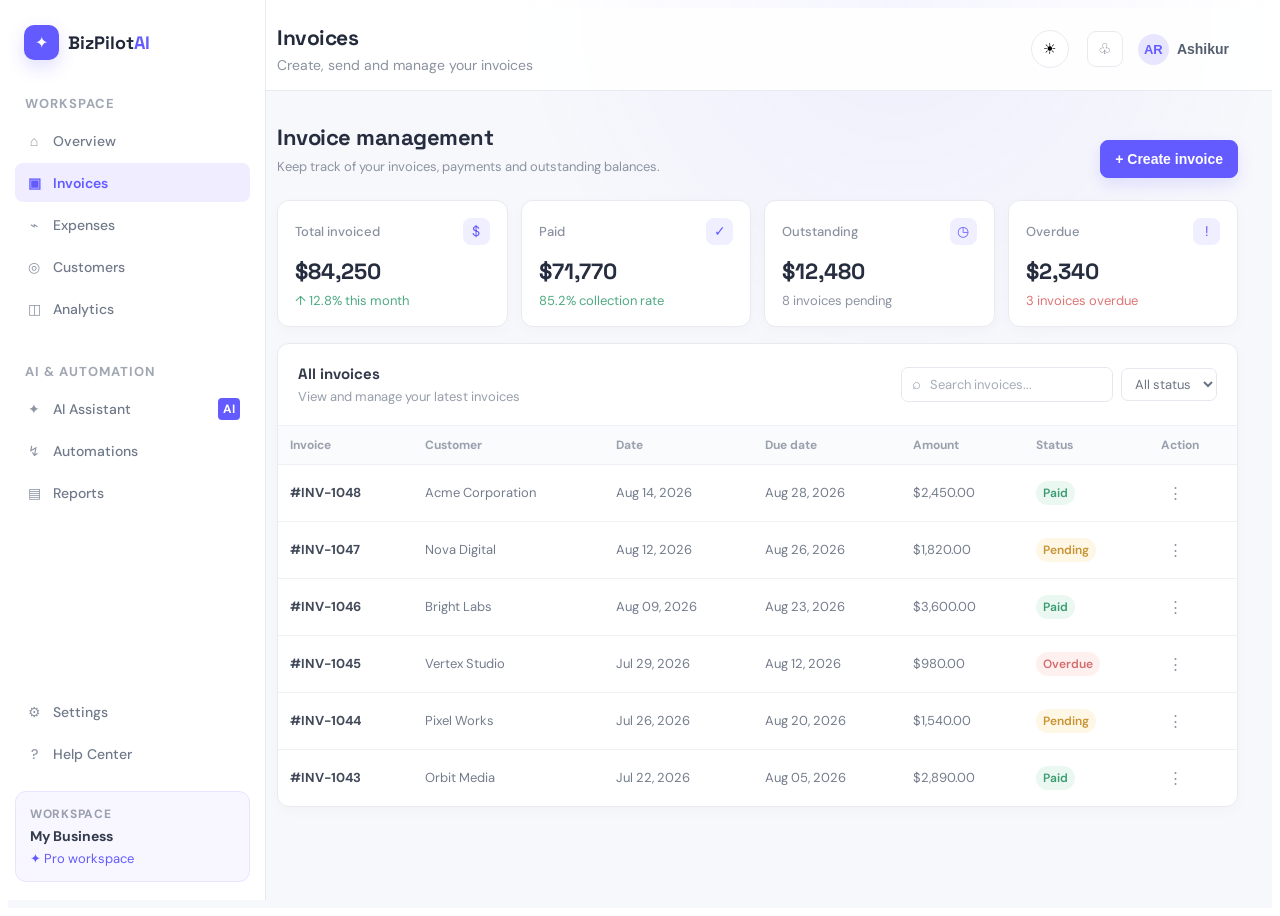
<file: invoices.html>
<!DOCTYPE html>
<html lang="en">

<head>

    <meta charset="UTF-8">

    <meta
        name="viewport"
        content="width=device-width, initial-scale=1.0"
    >

    <meta
        name="description"
        content="BizPilot AI invoice management"
    >

    <title>Invoices — BizPilot AI</title>
    <link rel="icon" type="image/png" href="images/favicon.png">
    <link rel="shortcut icon" href="images/favicon.ico">



    <!-- Google Fonts -->

    <link
        rel="preconnect"
        href="https://fonts.googleapis.com"
    >

    <link
        rel="preconnect"
        href="https://fonts.googleapis.com"
        crossorigin
    >

    <link
        href="https://fonts.googleapis.com/css2?family=DM+Sans:wght@400;500;600;700&family=Space+Grotesk:wght@400;500;600;700&display=swap"
        rel="stylesheet"
    >


    <!-- CSS -->

    <link
        rel="stylesheet"
        href="css/style.css"
    >

    <link
        rel="stylesheet"
        href="css/respon.css"
    >

</head>


<body>


<div class="dashboard-page">

    <div class="dashboard-bg"></div>


    <div class="dashboard-layout">


        <!-- =================================================
             SIDEBAR
        ================================================== -->

        <aside
            class="dashboard-sidebar"
            id="dashboardSidebar"
        >


            <!-- Logo -->

            <a
                href="index.html"
                class="dashboard-logo"
            >

                <span class="dashboard-logo-icon">
                    ✦
                </span>

                <span class="dashboard-logo-text">
                    BizPilot<span>AI</span>
                </span>

            </a>



            <!-- WORKSPACE -->

            <div class="sidebar-section">

                <span class="sidebar-label">
                    WORKSPACE
                </span>


                <nav class="dashboard-nav">


                    <a href="dashboard.html">

                        <span class="nav-icon">
                            ⌂
                        </span>

                        <span>
                            Overview
                        </span>

                    </a>


                    <a
                        href="invoices.html"
                        class="active"
                    >

                        <span class="nav-icon">
                            ▣
                        </span>

                        <span>
                            Invoices
                        </span>

                    </a>


                    <a href="expenses.html">

                        <span class="nav-icon">
                            ⌁
                        </span>

                        <span>
                            Expenses
                        </span>

                    </a>


                    <a href="customers.html">

                        <span class="nav-icon">
                            ◎
                        </span>

                        <span>
                            Customers
                        </span>

                    </a>


                    <a href="analytics.html">

                        <span class="nav-icon">
                            ◫
                        </span>

                        <span>
                            Analytics
                        </span>

                    </a>

                </nav>

            </div>



            <!-- AI & AUTOMATION -->

            <div class="sidebar-section">

                <span class="sidebar-label">
                    AI & AUTOMATION
                </span>


                <nav class="dashboard-nav">


                    <a href="ai-assistant.html">

                        <span class="nav-icon">
                            ✦
                        </span>

                        <span>
                            AI Assistant
                        </span>

                        <span class="ai-label">
                            AI
                        </span>

                    </a>


                    <a href="#">

                        <span class="nav-icon">
                            ↯
                        </span>

                        <span>
                            Automations
                        </span>

                    </a>


                    <a href="#">

                        <span class="nav-icon">
                            ▤
                        </span>

                        <span>
                            Reports
                        </span>

                    </a>

                </nav>

            </div>



            <!-- SIDEBAR BOTTOM -->

            <div class="sidebar-bottom">


                <nav class="dashboard-nav">

                    <a href="#">

                        <span class="nav-icon">
                            ⚙
                        </span>

                        <span>
                            Settings
                        </span>

                    </a>


                    <a href="#">

                        <span class="nav-icon">
                            ?
                        </span>

                        <span>
                            Help Center
                        </span>

                    </a>

                </nav>


                <div class="workspace-card">

                    <small>
                        WORKSPACE
                    </small>

                    <strong>
                        My Business
                    </strong>

                    <span class="workspace-plan">
                        ✦ Pro workspace
                    </span>

                </div>

            </div>

        </aside>



        <!-- =================================================
             MAIN
        ================================================== -->

        <main class="dashboard-main">


            <!-- HEADER -->

            <header class="dashboard-header">


                <div class="header-title">

                    <h1>
                        Invoices
                    </h1>

                    <p>
                        Create, send and manage your invoices
                    </p>

                </div>


                <div class="header-actions">

                    <button
                        type="button"
                        class="theme-toggle-btn"
                        id="themeToggleBtn"
                        aria-label="Toggle dark mode"
                        title="Toggle dark mode"
                    >
                        <span class="theme-icon-light">☀</span>
                        <span class="theme-icon-dark">☾</span>
                    </button>


                    <button
                        type="button"
                        class="mobile-dashboard-menu"
                        id="dashboardMenuBtn"
                        aria-label="Open menu"
                    >
                        ☰
                    </button>


                    <button
                        type="button"
                        class="header-icon"
                        id="notificationBtn"
                        aria-label="Notifications"
                    >
                        ♧
                    </button>


                    <button
                        type="button"
                        class="user-button"
                    >

                        <span class="user-avatar">
                            AR
                        </span>

                        <span>
                            Ashikur
                        </span>

                    </button>

                </div>

            </header>



            <!-- =================================================
                 CONTENT
            ================================================== -->

            <section class="dashboard-content">


                <!-- PAGE HEADING -->

                <div class="invoice-page-heading">

                    <div>

                        <h2>
                            Invoice management
                        </h2>

                        <p>
                            Keep track of your invoices, payments and outstanding balances.
                        </p>

                    </div>


                    <button
                        type="button"
                        class="primary-dashboard-btn"
                        id="createInvoiceBtn"
                    >
                        + Create invoice
                    </button>

                </div>



                <!-- =================================================
                     STATS
                ================================================== -->

                <div class="stats-grid invoice-stats-grid">


                    <div class="dash-card stat-box">

                        <div class="stat-top">

                            <span class="stat-name">
                                Total invoiced
                            </span>

                            <span class="stat-icon">
                                $
                            </span>

                        </div>

                        <strong class="stat-value">
                            $84,250
                        </strong>

                        <span class="stat-change positive">
                            ↑ 12.8% this month
                        </span>

                    </div>



                    <div class="dash-card stat-box">

                        <div class="stat-top">

                            <span class="stat-name">
                                Paid
                            </span>

                            <span class="stat-icon">
                                ✓
                            </span>

                        </div>

                        <strong class="stat-value">
                            $71,770
                        </strong>

                        <span class="stat-change positive">
                            85.2% collection rate
                        </span>

                    </div>



                    <div class="dash-card stat-box">

                        <div class="stat-top">

                            <span class="stat-name">
                                Outstanding
                            </span>

                            <span class="stat-icon">
                                ◷
                            </span>

                        </div>

                        <strong class="stat-value">
                            $12,480
                        </strong>

                        <span class="stat-change">
                            8 invoices pending
                        </span>

                    </div>



                    <div class="dash-card stat-box">

                        <div class="stat-top">

                            <span class="stat-name">
                                Overdue
                            </span>

                            <span class="stat-icon">
                                !
                            </span>

                        </div>

                        <strong class="stat-value">
                            $2,340
                        </strong>

                        <span class="stat-change negative">
                            3 invoices overdue
                        </span>

                    </div>

                </div>



                <!-- =================================================
                     INVOICE TABLE CARD
                ================================================== -->

                <div class="dash-card invoice-management-card">


                    <!-- TABLE HEADER -->

                    <div class="invoice-table-header">


                        <div>

                            <h3>
                                All invoices
                            </h3>

                            <p>
                                View and manage your latest invoices
                            </p>

                        </div>


                        <div class="invoice-controls">


                            <!-- Search -->

                            <div class="invoice-search">

                                <span>
                                    ⌕
                                </span>

                                <input
                                    type="text"
                                    id="invoiceSearch"
                                    placeholder="Search invoices..."
                                >

                            </div>


                            <!-- Filter -->

                            <select
                                id="invoiceStatusFilter"
                                class="invoice-filter"
                            >

                                <option value="all">
                                    All status
                                </option>

                                <option value="paid">
                                    Paid
                                </option>

                                <option value="pending">
                                    Pending
                                </option>

                                <option value="overdue">
                                    Overdue
                                </option>

                            </select>

                        </div>

                    </div>



                    <!-- TABLE -->

                    <div class="table-wrapper">

                        <table class="invoice-table">


                            <thead>

                                <tr>

                                    <th>
                                        Invoice
                                    </th>

                                    <th>
                                        Customer
                                    </th>

                                    <th>
                                        Date
                                    </th>

                                    <th>
                                        Due date
                                    </th>

                                    <th>
                                        Amount
                                    </th>

                                    <th>
                                        Status
                                    </th>

                                    <th>
                                        Action
                                    </th>

                                </tr>

                            </thead>



                            <tbody id="invoiceTableBody">


                                <tr data-status="paid">

                                    <td>
                                        <strong>
                                            #INV-1048
                                        </strong>
                                    </td>

                                    <td>
                                        Acme Corporation
                                    </td>

                                    <td>
                                        Aug 14, 2026
                                    </td>

                                    <td>
                                        Aug 28, 2026
                                    </td>

                                    <td>
                                        $2,450.00
                                    </td>

                                    <td>

                                        <span class="status paid">
                                            Paid
                                        </span>

                                    </td>

                                    <td>

                                        <button
                                            type="button"
                                            class="invoice-action-btn"
                                        >
                                            ⋮
                                        </button>

                                    </td>

                                </tr>



                                <tr data-status="pending">

                                    <td>
                                        <strong>
                                            #INV-1047
                                        </strong>
                                    </td>

                                    <td>
                                        Nova Digital
                                    </td>

                                    <td>
                                        Aug 12, 2026
                                    </td>

                                    <td>
                                        Aug 26, 2026
                                    </td>

                                    <td>
                                        $1,820.00
                                    </td>

                                    <td>

                                        <span class="status pending">
                                            Pending
                                        </span>

                                    </td>

                                    <td>

                                        <button
                                            type="button"
                                            class="invoice-action-btn"
                                        >
                                            ⋮
                                        </button>

                                    </td>

                                </tr>



                                <tr data-status="paid">

                                    <td>
                                        <strong>
                                            #INV-1046
                                        </strong>
                                    </td>

                                    <td>
                                        Bright Labs
                                    </td>

                                    <td>
                                        Aug 09, 2026
                                    </td>

                                    <td>
                                        Aug 23, 2026
                                    </td>

                                    <td>
                                        $3,600.00
                                    </td>

                                    <td>

                                        <span class="status paid">
                                            Paid
                                        </span>

                                    </td>

                                    <td>

                                        <button
                                            type="button"
                                            class="invoice-action-btn"
                                        >
                                            ⋮
                                        </button>

                                    </td>

                                </tr>



                                <tr data-status="overdue">

                                    <td>
                                        <strong>
                                            #INV-1045
                                        </strong>
                                    </td>

                                    <td>
                                        Vertex Studio
                                    </td>

                                    <td>
                                        Jul 29, 2026
                                    </td>

                                    <td>
                                        Aug 12, 2026
                                    </td>

                                    <td>
                                        $980.00
                                    </td>

                                    <td>

                                        <span class="status overdue">
                                            Overdue
                                        </span>

                                    </td>

                                    <td>

                                        <button
                                            type="button"
                                            class="invoice-action-btn"
                                        >
                                            ⋮
                                        </button>

                                    </td>

                                </tr>



                                <tr data-status="pending">

                                    <td>
                                        <strong>
                                            #INV-1044
                                        </strong>
                                    </td>

                                    <td>
                                        Pixel Works
                                    </td>

                                    <td>
                                        Jul 26, 2026
                                    </td>

                                    <td>
                                        Aug 20, 2026
                                    </td>

                                    <td>
                                        $1,540.00
                                    </td>

                                    <td>

                                        <span class="status pending">
                                            Pending
                                        </span>

                                    </td>

                                    <td>

                                        <button
                                            type="button"
                                            class="invoice-action-btn"
                                        >
                                            ⋮
                                        </button>

                                    </td>

                                </tr>



                                <tr data-status="paid">

                                    <td>
                                        <strong>
                                            #INV-1043
                                        </strong>
                                    </td>

                                    <td>
                                        Orbit Media
                                    </td>

                                    <td>
                                        Jul 22, 2026
                                    </td>

                                    <td>
                                        Aug 05, 2026
                                    </td>

                                    <td>
                                        $2,890.00
                                    </td>

                                    <td>

                                        <span class="status paid">
                                            Paid
                                        </span>

                                    </td>

                                    <td>

                                        <button
                                            type="button"
                                            class="invoice-action-btn"
                                        >
                                            ⋮
                                        </button>

                                    </td>

                                </tr>

                            </tbody>

                        </table>

                    </div>



                    <!-- EMPTY STATE -->

                    <div
                        class="invoice-empty-state"
                        id="invoiceEmptyState"
                        hidden
                    >

                        <span>
                            ▣
                        </span>

                        <h3>
                            No invoices found
                        </h3>

                        <p>
                            Try changing your search or status filter.
                        </p>

                    </div>

                </div>


            </section>

        </main>

    </div>

</div>



<!-- JAVASCRIPT -->

<script src="js/main.js"></script>

<script src="js/invoices.js"></script>


</body>

</html>
</file>
<file: css/style.css>
/* =========================================================
   BIZPILOT AI — LANDING PAGE
   Add at the END of style.css
========================================================= */


/* =========================================================
   LANDING VARIABLES
========================================================= */

.landing-page {
    --landing-primary: #635bff;
    --landing-primary-dark: #5148e8;
    --landing-text: #182033;
    --landing-muted: #737c8d;
    --landing-border: #e8eaf0;
    --landing-bg: #ffffff;
    --landing-soft: #f7f8fc;

    position: relative;

    width: 100%;
    min-height: 100vh;

    overflow: hidden;

    background: #ffffff;

    color: var(--landing-text);
}


/* =========================================================
   COMMON CONTAINER
========================================================= */

.landing-container {
    width: min(1180px, calc(100% - 48px));

    margin: 0 auto;
}


/* =========================================================
   HEADER
========================================================= */

.landing-header {
    position: relative;
    z-index: 100;

    width: 100%;

    border-bottom: 1px solid rgba(232, 234, 240, 0.7);

    background: rgba(255, 255, 255, 0.86);

    backdrop-filter: blur(16px);
    -webkit-backdrop-filter: blur(16px);
}


.landing-nav {
    display: flex;
    align-items: center;
    justify-content: space-between;

    min-height: 76px;

    gap: 30px;
}


/* =========================================================
   LOGO
========================================================= */

.landing-logo {
    display: inline-flex;
    align-items: center;

    flex-shrink: 0;

    gap: 9px;

    color: var(--landing-text);

    text-decoration: none;
}


.landing-logo-icon {
    display: flex;
    align-items: center;
    justify-content: center;

    width: 35px;
    height: 35px;

    border-radius: 10px;

    background: var(--landing-primary);

    color: #ffffff;

    font-size: 16px;
    font-weight: 700;

    box-shadow:
        0 7px 18px rgba(99, 91, 255, 0.22);
}


.landing-logo-name {
    color: #1d2537;

    font-family: "Space Grotesk", sans-serif;

    font-size: 19px;
    font-weight: 700;
    letter-spacing: -0.4px;
}


.landing-logo-name span {
    color: var(--landing-primary);
}


/* =========================================================
   NAVIGATION
========================================================= */

.landing-navigation {
    display: flex;
    align-items: center;

    gap: 30px;

    margin-left: auto;
}


.landing-navigation a {
    position: relative;

    color: #697284;

    font-size: 14px;
    font-weight: 500;

    text-decoration: none;

    transition:
        color 0.2s ease;
}


.landing-navigation a:hover {
    color: var(--landing-primary);
}


/* =========================================================
   NAV ACTIONS
========================================================= */

.landing-nav-actions {
    display: flex;
    align-items: center;

    gap: 10px;
}


.landing-login-btn {
    display: inline-flex;
    align-items: center;
    justify-content: center;

    min-height: 38px;

    padding: 0 13px;

    color: #596274;

    font-size: 15px;
    font-weight: 600;

    text-decoration: none;

    transition:
        color 0.2s ease;
}


.landing-login-btn:hover {
    color: var(--landing-primary);
}


.landing-start-btn {
    display: inline-flex;
    align-items: center;
    justify-content: center;

    min-height: 39px;

    padding: 0 17px;

    border-radius: 9px;

    background: var(--landing-primary);

    color: #ffffff;

    font-size: 14px;
    font-weight: 600;

    text-decoration: none;

    box-shadow:
        0 7px 18px rgba(99, 91, 255, 0.18);

    transition:
        background 0.2s ease,
        transform 0.2s ease,
        box-shadow 0.2s ease;
}


.landing-start-btn:hover {
    background: var(--landing-primary-dark);

    transform: translateY(-1px);

    box-shadow:
        0 10px 22px rgba(99, 91, 255, 0.25);
}


.landing-menu-btn {
    display: none;

    width: 39px;
    height: 39px;

    padding: 0;

    border: 1px solid var(--landing-border);
    border-radius: 9px;

    background: #ffffff;

    color: #4f5869;

    font-size: 18px;

    cursor: pointer;
}


/* =========================================================
   HERO
========================================================= */

.landing-hero {
    position: relative;

    padding: 92px 0 75px;

    text-align: center;

    background:
        radial-gradient(
            circle at 50% 0%,
            rgba(99, 91, 255, 0.09),
            transparent 42%
        );
}


.landing-hero::before {
    content: "";

    position: absolute;

    top: 60px;
    left: 50%;

    width: 620px;
    height: 360px;

    transform: translateX(-50%);

    border-radius: 50%;

    background: rgba(99, 91, 255, 0.045);

    filter: blur(50px);

    pointer-events: none;
}


/* =========================================================
   HERO BADGE
========================================================= */

.landing-hero-badge {
    position: relative;
    z-index: 1;

    display: inline-flex;
    align-items: center;

    gap: 8px;

    padding: 7px 12px;

    border: 1px solid #e5e3ff;
    border-radius: 30px;

    background: #f8f7ff;

    color: #625bc9;

    font-size: 15px;
    font-weight: 600;
}


.landing-hero-badge span {
    color: var(--landing-primary);

    font-size: 14px;
}


/* =========================================================
   HERO TITLE
========================================================= */

.landing-hero-title {
    position: relative;
    z-index: 1;

    max-width: 820px;

    margin: 23px auto 0;

    color: #172033;

    font-family: "Space Grotesk", sans-serif;

    font-size: clamp(48px, 6vw, 76px);
    line-height: 1.04;

    font-weight: 700;

    letter-spacing: -3.2px;
}


.landing-hero-title span {
    color: var(--landing-primary);
}


/* =========================================================
   HERO TEXT
========================================================= */

.landing-hero-text {
    position: relative;
    z-index: 1;

    max-width: 660px;

    margin: 24px auto 0;

    color: #727b8c;

    font-size: 16px;
    line-height: 1.75;
}


/* =========================================================
   HERO ACTIONS
========================================================= */

.landing-hero-actions {
    position: relative;
    z-index: 1;

    display: flex;
    align-items: center;
    justify-content: center;

    gap: 11px;

    margin-top: 30px;
}


.landing-primary-btn {
    display: inline-flex;
    align-items: center;
    justify-content: center;

    gap: 10px;

    min-height: 45px;

    padding: 0 19px;

    border: 0;
    border-radius: 10px;

    background: var(--landing-primary);

    color: #ffffff;

    font-size: 14px;
    font-weight: 700;

    text-decoration: none;

    box-shadow:
        0 9px 22px rgba(99, 91, 255, 0.18);

    transition:
        background 0.2s ease,
        transform 0.2s ease,
        box-shadow 0.2s ease;
}


.landing-primary-btn:hover {
    background: var(--landing-primary-dark);

    transform: translateY(-2px);

    box-shadow:
        0 12px 26px rgba(99, 91, 255, 0.26);
}


.landing-primary-btn span {
    font-size: 15px;
}


.landing-outline-btn {
    display: inline-flex;
    align-items: center;
    justify-content: center;

    gap: 9px;

    min-height: 45px;

    padding: 0 18px;

    border: 1px solid #dedfe7;
    border-radius: 10px;

    background: #ffffff;

    color: #596274;

    font-size: 14px;
    font-weight: 600;

    text-decoration: none;

    transition:
        border-color 0.2s ease,
        color 0.2s ease,
        background 0.2s ease;
}


.landing-outline-btn:hover {
    border-color: #c9c6ff;

    background: #faf9ff;

    color: var(--landing-primary);
}


.landing-outline-btn span {
    font-size: 13px;
}


/* =========================================================
   HERO TRUST
========================================================= */

.landing-trust {
    position: relative;
    z-index: 1;

    display: flex;
    align-items: center;
    justify-content: center;

    flex-wrap: wrap;

    gap: 18px;

    margin-top: 20px;

    color: #9aa1ae;

    font-size: 15px;
}


.landing-trust span {
    white-space: nowrap;
}


/* =========================================================
   PRODUCT PREVIEW
========================================================= */

.landing-product-preview {
    position: relative;
    z-index: 2;

    width: 100%;

    margin: 62px auto 0;

    overflow: hidden;

    border: 1px solid #dddfea;
    border-radius: 17px;

    background: #ffffff;

    text-align: left;

    box-shadow:
        0 30px 70px rgba(31, 37, 56, 0.12),
        0 5px 20px rgba(31, 37, 56, 0.04);
}


/* =========================================================
   BROWSER BAR
========================================================= */

.preview-browser-bar {
    display: flex;
    align-items: center;

    height: 42px;

    padding: 0 15px;

    border-bottom: 1px solid #eceef3;

    background: #fafbfc;
}


.preview-browser-dots {
    display: flex;

    gap: 5px;
}


.preview-browser-dots span {
    display: block;

    width: 7px;
    height: 7px;

    border-radius: 50%;

    background: #d7dae2;
}


.preview-browser-address {
    position: absolute;

    left: 50%;

    transform: translateX(-50%);

    min-width: 220px;

    padding: 5px 13px;

    border: 1px solid #e7e9ee;
    border-radius: 6px;

    background: #ffffff;

    color: #9ba2af;

    font-size: 13px;

    text-align: center;
}


/* =========================================================
   PREVIEW DASHBOARD
========================================================= */

.preview-dashboard {
    display: grid;

    grid-template-columns: 185px minmax(0, 1fr);

    min-height: 490px;
}


/* =========================================================
   PREVIEW SIDEBAR
========================================================= */

.preview-sidebar {
    padding: 22px 13px;

    border-right: 1px solid #eceef3;

    background: #fbfbfd;
}


.preview-sidebar-logo {
    display: flex;
    align-items: center;

    gap: 7px;

    margin-bottom: 30px;

    padding-left: 7px;

    color: #252c3d;

    font-family: "Space Grotesk", sans-serif;

    font-size: 14px;
    font-weight: 700;
}


.preview-sidebar-logo span:first-child {
    display: flex;
    align-items: center;
    justify-content: center;

    width: 23px;
    height: 23px;

    border-radius: 7px;

    background: var(--landing-primary);

    color: #ffffff;

    font-size: 14px;
}


.preview-sidebar-logo span:last-child {
    color: var(--landing-primary);
}


.preview-sidebar-label {
    display: block;

    margin: 0 7px 9px;

    color: #a1a8b5;

    font-size: 12px;
    font-weight: 700;

    letter-spacing: 0.7px;
}


.preview-sidebar-label:not(:first-of-type) {
    margin-top: 27px;
}


.preview-nav-item {
    display: flex;
    align-items: center;

    gap: 9px;

    min-height: 32px;

    margin-bottom: 3px;

    padding: 0 8px;

    border-radius: 7px;

    color: #747d8e;

    font-size: 13px;
}


.preview-nav-item span {
    width: 13px;

    color: #8b93a1;

    text-align: center;
}


.preview-nav-item.active {
    background: #efedff;

    color: var(--landing-primary);

    font-weight: 600;
}


.preview-nav-item.active span {
    color: var(--landing-primary);
}


.preview-nav-item b {
    margin-left: auto;

    padding: 2px 5px;

    border-radius: 4px;

    background: var(--landing-primary);

    color: #ffffff;

    font-size: 11px;
}


/* =========================================================
   PREVIEW CONTENT
========================================================= */

.preview-content {
    min-width: 0;

    padding: 25px 26px;

    background: #ffffff;
}


.preview-content-header {
    display: flex;
    align-items: flex-start;
    justify-content: space-between;

    gap: 15px;
}


.preview-content-header h3 {
    margin: 0 0 5px;

    color: #252c3d;

    font-family: "Space Grotesk", sans-serif;

    font-size: 18px;
    font-weight: 700;
}


.preview-content-header p {
    margin: 0;

    color: #929aa8;

    font-size: 13px;
}


.preview-user {
    display: flex;
    align-items: center;
    justify-content: center;

    width: 31px;
    height: 31px;

    border-radius: 50%;

    background: #e9e7ff;

    color: var(--landing-primary);

    font-size: 13px;
    font-weight: 700;
}


/* =========================================================
   PREVIEW STAT GRID
========================================================= */

.preview-stat-grid {
    display: grid;

    grid-template-columns: repeat(4, 1fr);

    gap: 10px;

    margin-top: 24px;
}


.preview-stat-card {
    min-width: 0;

    padding: 14px;

    border: 1px solid #eceef3;
    border-radius: 10px;

    background: #ffffff;
}


.preview-stat-card span {
    display: block;

    margin-bottom: 8px;

    color: #8e96a5;

    font-size: 13px;
}


.preview-stat-card strong {
    display: block;

    color: #293145;

    font-family: "Space Grotesk", sans-serif;

    font-size: 17px;
    font-weight: 700;
}


.preview-stat-card small {
    display: block;

    margin-top: 5px;

    color: #5eae88;

    font-size: 12px;
}


/* =========================================================
   PREVIEW LOWER GRID
========================================================= */

.preview-lower-grid {
    display: grid;

    grid-template-columns: minmax(0, 1fr) 220px;

    gap: 12px;

    margin-top: 14px;
}


/* =========================================================
   CHART CARD
========================================================= */

.preview-chart-card {
    min-height: 225px;

    padding: 17px;

    border: 1px solid #eceef3;
    border-radius: 11px;

    background: #ffffff;
}


.preview-card-title {
    display: flex;
    align-items: flex-start;
    justify-content: space-between;

    gap: 10px;
}


.preview-card-title strong {
    display: block;

    color: #343b4b;

    font-size: 14px;
}


.preview-card-title small {
    display: block;

    margin-top: 3px;

    color: #a0a7b3;

    font-size: 12px;
}


.preview-card-title > span {
    color: #353d50;

    font-size: 14px;
    font-weight: 700;
}


/* =========================================================
   CHART
========================================================= */

.preview-chart {
    display: flex;
    align-items: flex-end;

    gap: 7px;

    height: 145px;

    margin-top: 18px;

    padding: 10px 5px 0;

    border-bottom: 1px solid #edf0f4;

    background:
        repeating-linear-gradient(
            to top,
            transparent 0,
            transparent 35px,
            #f0f1f5 36px
        );
}


.preview-chart-line {
    flex: 1;

    min-width: 8px;

    max-width: 20 px;

    border-radius: 4px 4px 0 0;

    background: #8d87ff;

    opacity: 0.9;
}


/* =========================================================
   AI PREVIEW CARD
========================================================= */

.preview-ai-card {
    position: relative;

    min-height: 225px;

    padding: 19px;

    overflow: hidden;

    border: 1px solid #e5e3ff;
    border-radius: 11px;

    background:
        linear-gradient(
            145deg,
            #f7f6ff,
            #ffffff
        );
}


.preview-ai-icon {
    display: flex;
    align-items: center;
    justify-content: center;

    width: 34px;
    height: 34px;

    margin-bottom: 14px;

    border-radius: 10px;

    background: var(--landing-primary);

    color: #ffffff;

    font-size: 15px;

    box-shadow:
        0 7px 16px rgba(99, 91, 255, 0.18);
}


.preview-ai-card strong {
    display: block;

    margin-bottom: 8px;

    color: #343b4b;

    font-size: 14px;
}


.preview-ai-card p {
    margin: 0;

    color: #7c8493;

    font-size: 13px;
    line-height: 1.7;
}


.preview-ai-card a {
    position: absolute;

    left: 19px;
    bottom: 18px;

    color: var(--landing-primary);

    font-size: 13px;
    font-weight: 700;

    text-decoration: none;
}


/* =========================================================
   SECTION
========================================================= */

.landing-section {
    padding: 105px 0;
}


.landing-section-heading {
    max-width: 650px;

    margin: 0 auto 52px;

    text-align: center;
}


.landing-section-heading > span {
    display: inline-block;

    margin-bottom: 12px;

    color: var(--landing-primary);

    font-size: 13px;
    font-weight: 700;

    letter-spacing: 1.3px;
}


.landing-section-heading h2 {
    margin: 0;

    color: #1b2335;

    font-family: "Space Grotesk", sans-serif;

    font-size: clamp(30px, 4vw, 45px);

    line-height: 1.15;

    letter-spacing: -1.5px;
}


.landing-section-heading p {
    max-width: 550px;

    margin: 15px auto 0;

    color: #7c8595;

    font-size: 14px;

    line-height: 1.7;
}


/* =========================================================
   FEATURES
========================================================= */

.landing-feature-grid {
    display: grid;

    grid-template-columns: repeat(3, 1fr);

    gap: 16px;
}


.landing-feature-card {
    min-height: 225px;

    padding: 24px;

    border: 1px solid var(--landing-border);
    border-radius: 14px;

    background: #ffffff;

    transition:
        transform 0.25s ease,
        box-shadow 0.25s ease,
        border-color 0.25s ease;
}


.landing-feature-card:hover {
    transform: translateY(-4px);

    border-color: #dcd9ff;

    box-shadow:
        0 16px 35px rgba(31, 37, 56, 0.07);
}


.landing-feature-icon {
    display: flex;
    align-items: center;
    justify-content: center;

    width: 40px;
    height: 40px;

    margin-bottom: 20px;

    border-radius: 11px;

    background: #f0efff;

    color: var(--landing-primary);

    font-size: 16px;
    font-weight: 700;
}


.landing-feature-card h3 {
    margin: 0 0 8px;

    color: #2b3345;

    font-family: "Space Grotesk", sans-serif;

    font-size: 16px;
}


.landing-feature-card p {
    margin: 0;

    color: #7c8595;

    font-size: 14px;

    line-height: 1.7;
}


.landing-feature-card a {
    display: inline-block;

    margin-top: 17px;

    color: var(--landing-primary);

    font-size: 14px;
    font-weight: 700;

    text-decoration: none;
}


/* =========================================================
   HOW IT WORKS
========================================================= */

.landing-how-section {
    background: #f8f9fc;
}


.landing-steps {
    display: grid;

    grid-template-columns: repeat(3, 1fr);

    gap: 18px;
}


.landing-step {
    position: relative;

    padding: 28px;

    border: 1px solid #e8eaf0;
    border-radius: 14px;

    background: #ffffff;
}


.landing-step-number {
    position: absolute;

    top: 20px;
    right: 21px;

    color: #d7d9e1;

    font-family: "Space Grotesk", sans-serif;

    font-size: 14px;
    font-weight: 700;
}


.landing-step-icon {
    display: flex;
    align-items: center;
    justify-content: center;

    width: 43px;
    height: 43px;

    margin-bottom: 21px;

    border-radius: 12px;

    background: #f0efff;

    color: var(--landing-primary);

    font-size: 17px;
    font-weight: 700;
}


.landing-step h3 {
    margin: 0 0 9px;

    color: #2b3345;

    font-family: "Space Grotesk", sans-serif;

    font-size: 16px;
}


.landing-step p {
    margin: 0;

    color: #7d8696;

    font-size: 14px;

    line-height: 1.7;
}


/* =========================================================
   SOLUTIONS
========================================================= */

.landing-solution-box {
    display: grid;

    grid-template-columns: 1fr 0.85fr;

    min-height: 440px;

    overflow: hidden;

    border-radius: 19px;

    background:
        linear-gradient(
            135deg,
            #f3f2ff,
            #fafaff
        );

    border: 1px solid #e4e2ff;
}


.landing-solution-content {
    align-self: center;

    padding: 60px;
}


.landing-solution-content > span {
    display: block;

    margin-bottom: 14px;

    color: var(--landing-primary);

    font-size: 13px;
    font-weight: 700;

    letter-spacing: 1px;
}


.landing-solution-content h2 {
    margin: 0;

    color: #1c2436;

    font-family: "Space Grotesk", sans-serif;

    font-size: 40px;

    line-height: 1.12;

    letter-spacing: -1.5px;
}


.landing-solution-content p {
    max-width: 480px;

    margin: 19px 0 26px;

    color: #737d8e;

    font-size: 15px;

    line-height: 1.75;
}


.landing-solution-visual {
    position: relative;

    min-height: 440px;

    overflow: hidden;
}


.landing-solution-orb {
    position: absolute;

    top: 50%;
    left: 50%;

    display: flex;
    align-items: center;
    justify-content: center;

    width: 170px;
    height: 170px;

    transform: translate(-50%, -50%);

    border-radius: 50%;

    background:
        radial-gradient(
            circle,
            #807aff,
            #635bff 55%,
            #4e46df
        );

    color: #ffffff;

    font-size: 50px;

    box-shadow:
        0 30px 70px rgba(99, 91, 255, 0.28);
}


.landing-floating-card {
    position: absolute;

    z-index: 2;

    display: flex;
    flex-direction: column;

    padding: 15px 17px;

    border: 1px solid #e8e8f3;
    border-radius: 11px;

    background: rgba(255, 255, 255, 0.95);

    box-shadow:
        0 14px 35px rgba(31, 37, 56, 0.10);
}


.landing-floating-card span {
    color: #8d95a4;

    font-size: 13px;
}


.landing-floating-card strong {
    margin-top: 5px;

    color: #2e3547;

    font-size: 15px;
}


.landing-floating-card small {
    margin-top: 4px;

    color: #5cae88;

    font-size: 12px;
}


.landing-floating-card.card-one {
    top: 70px;
    left: 40px;
}


.landing-floating-card.card-two {
    right: 35px;
    bottom: 65px;
}


.landing-solution-visual::before,
.landing-solution-visual::after {
    content: "";

    position: absolute;

    border: 1px solid rgba(99, 91, 255, 0.10);

    border-radius: 50%;
}


.landing-solution-visual::before {
    width: 340px;
    height: 340px;

    top: 50%;
    left: 50%;

    transform: translate(-50%, -50%);
}


.landing-solution-visual::after {
    width: 260px;
    height: 260px;

    top: 50%;
    left: 50%;

    transform: translate(-50%, -50%);
}


/* =========================================================
   PRICING
========================================================= */

.landing-pricing-card {
    display: grid;

    grid-template-columns: 1fr auto auto;

    align-items: center;

    gap: 45px;

    padding: 34px 38px;

    border: 1px solid #e2e3ea;
    border-radius: 16px;

    background: #ffffff;

    box-shadow:
        0 15px 40px rgba(31, 37, 56, 0.05);

    transition:
        transform 0.25s ease,
        box-shadow 0.25s ease;
}


.landing-pricing-card:hover {
    transform: translateY(-4px);

    box-shadow:
        0 20px 48px rgba(31, 37, 56, 0.09);
}


.landing-pricing-info > span {
    color: var(--landing-primary);

    font-size: 13px;
    font-weight: 700;

    letter-spacing: 1px;
}


.landing-pricing-info h3 {
    margin: 9px 0 6px;

    color: #2a3244;

    font-family: "Space Grotesk", sans-serif;

    font-size: 19px;
}


.landing-pricing-info p {
    margin: 0;

    color: #89919f;

    font-size: 14px;
}


.landing-price {
    display: flex;
    align-items: baseline;

    color: #252d3f;
}


.landing-price strong {
    font-family: "Space Grotesk", sans-serif;

    font-size: 34px;
}


.landing-price span {
    color: #8a92a1;

    font-size: 14px;
}


/* =========================================================
   FINAL CTA
========================================================= */

.landing-final-cta {
    padding: 25px 0 100px;
}


.landing-cta-box {
    padding: 70px 30px;

    border-radius: 19px;

    background:
        linear-gradient(
            135deg,
            #6159f4,
            #7169ff
        );

    color: #ffffff;

    text-align: center;

    box-shadow:
        0 25px 55px rgba(99, 91, 255, 0.18);
}


.landing-cta-icon {
    display: flex;
    align-items: center;
    justify-content: center;

    width: 46px;
    height: 46px;

    margin: 0 auto 19px;

    border: 1px solid rgba(255, 255, 255, 0.22);
    border-radius: 13px;

    background: rgba(255, 255, 255, 0.13);

    font-size: 18px;
}


.landing-cta-box h2 {
    max-width: 650px;

    margin: 0 auto;

    font-family: "Space Grotesk", sans-serif;

    font-size: 38px;

    line-height: 1.15;

    letter-spacing: -1px;
}


.landing-cta-box p {
    margin: 15px auto 25px;

    color: rgba(255, 255, 255, 0.76);

    font-size: 15px;
}


.landing-cta-box .landing-primary-btn {
    background: #ffffff;

    color: var(--landing-primary);

    box-shadow: none;
}


.landing-cta-box .landing-primary-btn:hover {
    background: #f6f5ff;

    color: var(--landing-primary-dark);
}


/* =========================================================
   FOOTER
========================================================= */

.landing-footer {
    border-top: 1px solid #e9ebf0;

    background: #fbfcfd;
}


.landing-footer-main {
    display: grid;

    grid-template-columns: 1fr auto;

    gap: 80px;

    padding: 55px 0;
}


.landing-footer-brand {
    max-width: 300px;
}


.landing-footer-brand p {
    margin: 14px 0 0;

    color: #8b93a1;

    font-size: 14px;

    line-height: 1.7;
}


.landing-footer-links {
    display: grid;

    grid-template-columns:
        repeat(3, minmax(100px, 1fr));

    gap: 55px;
}


.landing-footer-links div {
    display: flex;
    flex-direction: column;

    gap: 10px;
}


.landing-footer-links strong {
    margin-bottom: 3px;

    color: #353d4e;

    font-size: 14px;
}


.landing-footer-links a {
    color: #858e9d;

    font-size: 14px;

    text-decoration: none;

    transition:
        color 0.2s ease;
}


.landing-footer-links a:hover {
    color: var(--landing-primary);
}


.landing-footer-bottom {
    display: flex;
    align-items: center;
    justify-content: space-between;

    gap: 20px;

    padding: 17px 0;

    border-top: 1px solid #e9ebf0;

    color: #a0a7b3;

    font-size: 13px;
}


.landing-footer-credit {
    display: flex;
    align-items: center;

    gap: 14px;
}


.footer-social-links {
    display: flex;
    align-items: center;

    gap: 8px;
}


.footer-social-btn {
    display: flex;
    align-items: center;
    justify-content: center;

    width: 30px;
    height: 30px;

    border-radius: 50%;
    border: 1px solid #e9ebf0;

    background: #ffffff;

    color: #ffffff;

    font-size: 11px;
    font-weight: 700;

    text-decoration: none;

    transition:
        transform 0.2s ease,
        box-shadow 0.2s ease;
}


.footer-social-btn:hover {
    transform: translateY(-2px);

    box-shadow: 0 6px 14px rgba(20, 24, 38, 0.12);
}


.footer-social-fiverr {
    background: #1dbf73;
}


.footer-social-contra {
    background: #0f0f10;
}


.footer-social-linkedin {
    background: #0a66c2;
}


.footer-social-pinterest {
    background: #e60023;
}


/* =========================================================
   LANDING BACKGROUND
========================================================= */

.landing-page::after {
    content: "";

    position: absolute;

    top: 0;
    right: -300px;

    width: 500px;
    height: 500px;

    border-radius: 50%;

    background: rgba(99, 91, 255, 0.025);

    filter: blur(40px);

    pointer-events: none;

    z-index: 0;
}


/* =========================================================
   BIZPILOT AI — DASHBOARD
   Add at the END of style.css
========================================================= */


/* =========================================================
   DASHBOARD PAGE
========================================================= */

.dashboard-page {
    --dashboard-primary: #635bff;
    --dashboard-primary-dark: #5148e8;
    --dashboard-text: #20283a;
    --dashboard-muted: #7d8696;
    --dashboard-border: #e8eaf0;
    --dashboard-bg: #f7f8fc;

    min-height: 100vh;

    background: var(--dashboard-bg);

    color: var(--dashboard-text);

    font-family: "DM Sans", sans-serif;
}


.dashboard-bg {
    position: fixed;

    inset: 0;

    z-index: 0;

    pointer-events: none;

    background:
        radial-gradient(
            circle at 70% 0%,
            rgba(99, 91, 255, 0.06),
            transparent 30%
        );
}


.dashboard-layout {
    position: relative;
    z-index: 1;

    display: flex;

    min-height: 100vh;
}


/* =========================================================
   SIDEBAR
========================================================= */

.dashboard-sidebar {
    position: fixed;

    top: 0;
    left: 0;
    bottom: 0;

    z-index: 100;

    display: flex;
    flex-direction: column;

    width: 235px;

    padding: 25px 15px 18px;

    border-right: 1px solid var(--dashboard-border);

    background: rgba(255, 255, 255, 0.96);

    overflow-y: auto;
}


.dashboard-logo {
    display: flex;
    align-items: center;

    gap: 9px;

    padding: 0 9px;

    color: var(--dashboard-text);

    text-decoration: none;
}


.dashboard-logo-icon {
    display: flex;
    align-items: center;
    justify-content: center;

    width: 35px;
    height: 35px;

    border-radius: 10px;

    background: var(--dashboard-primary);

    color: #fff;

    font-size: 16px;

    box-shadow:
        0 7px 18px rgba(99, 91, 255, 0.20);
}


.dashboard-logo-text {
    font-family: "Space Grotesk", sans-serif;

    font-size: 18px;
    font-weight: 700;
}


.dashboard-logo-text span {
    color: var(--dashboard-primary);
}


/* =========================================================
   SIDEBAR SECTION
========================================================= */

.sidebar-section {
    margin-top: 35px;
}


.sidebar-label {
    display: block;

    padding: 0 10px 9px;

    color: #a0a7b3;

    font-size: 13px;
    font-weight: 700;

    letter-spacing: 1px;
}


.dashboard-nav {
    display: flex;
    flex-direction: column;

    gap: 3px;
}


.dashboard-nav a {
    position: relative;

    display: flex;
    align-items: center;

    min-height: 39px;

    gap: 10px;

    padding: 0 10px;

    border-radius: 8px;

    color: #70798a;

    font-size: 14px;
    font-weight: 500;

    text-decoration: none;

    transition:
        background 0.2s ease,
        color 0.2s ease;
}


.dashboard-nav a:hover {
    background: #f5f4ff;

    color: var(--dashboard-primary);
}


.dashboard-nav a.active {
    background: #efedff;

    color: var(--dashboard-primary);

    font-weight: 600;
}


.nav-icon {
    display: flex;
    align-items: center;
    justify-content: center;

    width: 18px;

    color: #8d95a3;

    font-size: 14px;
}


.dashboard-nav a.active .nav-icon {
    color: var(--dashboard-primary);
}


.ai-label {
    margin-left: auto;

    padding: 3px 5px;

    border-radius: 4px;

    background: var(--dashboard-primary);

    color: #fff;

    font-size: 12px;
    font-weight: 700;
}


/* =========================================================
   SIDEBAR BOTTOM
========================================================= */

.sidebar-bottom {
    margin-top: auto;
}


.workspace-card {
    display: flex;
    flex-direction: column;

    gap: 5px;

    margin-top: 18px;

    padding: 14px;

    border: 1px solid #e6e4ff;

    border-radius: 11px;

    background: #f8f7ff;

    cursor: pointer;

    transition:
        background 0.2s ease,
        border-color 0.2s ease;
}


.workspace-card:hover {
    background: #f0edff;

    border-color: var(--dashboard-primary);
}


.workspace-card small {
    color: #9a9eae;

    font-size: 12px;
    font-weight: 700;

    letter-spacing: 0.7px;
}


.workspace-card strong {
    color: #343b4d;

    font-size: 14px;
}


.workspace-plan {
    color: var(--dashboard-primary);

    font-size: 13px;
}


/* =========================================================
   MAIN
========================================================= */

.dashboard-main {
    width: calc(100% - 235px);

    min-height: 100vh;

    margin-left: 235px;
}


/* =========================================================
   HEADER
========================================================= */

.dashboard-header {
    display: flex;
    align-items: center;
    justify-content: space-between;

    min-height: 82px;

    padding: 0 34px;

    border-bottom: 1px solid var(--dashboard-border);

    background: rgba(255, 255, 255, 0.90);
}


.header-title h1 {
    margin: 0 0 5px;

    color: #222a3b;

    font-family: "Space Grotesk", sans-serif;

    font-size: 21px;
    font-weight: 700;

    letter-spacing: -0.5px;
}


.header-title p {
    margin: 0;

    color: #8a92a0;

    font-size: 14px;
}


.header-actions {
    display: flex;
    align-items: center;

    gap: 12px;
}


.header-icon {
    display: flex;
    align-items: center;
    justify-content: center;

    width: 36px;
    height: 36px;

    border: 1px solid var(--dashboard-border);
    border-radius: 9px;

    background: #fff;

    color: #70798a;

    font-size: 15px;

    cursor: pointer;
}


.user-button {
    display: flex;
    align-items: center;

    gap: 8px;

    padding: 3px 9px 3px 3px;

    border: 0;
    border-radius: 25px;

    background: transparent;

    color: #555e6f;

    font-size: 14px;
    font-weight: 600;

    cursor: pointer;
}


.user-avatar {
    display: flex;
    align-items: center;
    justify-content: center;

    width: 31px;
    height: 31px;

    border-radius: 50%;

    background: #e8e6ff;

    color: var(--dashboard-primary);

    font-size: 13px;
    font-weight: 700;
}


.mobile-dashboard-menu {
    display: none;

    width: 36px;
    height: 36px;

    border: 1px solid var(--dashboard-border);
    border-radius: 9px;

    background: #fff;

    color: #626b7b;

    cursor: pointer;
}


/* =========================================================
   CONTENT
========================================================= */

.dashboard-content {
    max-width: 1450px;

    margin: 0 auto;

    padding: 32px 34px 50px;
}


.dashboard-welcome-row {
    display: flex;
    align-items: flex-end;
    justify-content: space-between;

    gap: 20px;

    margin-bottom: 23px;
}


.dashboard-eyebrow {
    display: block;

    margin-bottom: 7px;

    color: var(--dashboard-primary);

    font-size: 13px;
    font-weight: 700;

    letter-spacing: 1px;
}


.dashboard-welcome-row h2 {
    margin: 0;

    color: #252d3f;

    font-family: "Space Grotesk", sans-serif;

    font-size: 23px;

    letter-spacing: -0.6px;
}


.dashboard-quick-actions {
    display: flex;

    gap: 9px;
}


.primary-dashboard-btn,
.secondary-dashboard-btn {
    display: inline-flex;
    align-items: center;
    justify-content: center;

    min-height: 38px;

    padding: 0 14px;

    border-radius: 8px;

    font-size: 14px;
    font-weight: 600;

    text-decoration: none;

    cursor: pointer;
}


.primary-dashboard-btn {
    border: 1px solid var(--dashboard-primary);

    background: var(--dashboard-primary);

    color: #fff;

    box-shadow:
        0 7px 16px rgba(99, 91, 255, 0.15);

    transition:
        background 0.2s ease,
        transform 0.2s ease,
        box-shadow 0.2s ease;
}


.primary-dashboard-btn:hover {
    background: var(--dashboard-primary-dark);

    transform: translateY(-1px);

    box-shadow:
        0 10px 20px rgba(99, 91, 255, 0.24);
}


.secondary-dashboard-btn {
    border: 1px solid var(--dashboard-border);

    background: #fff;

    color: #626b7b;

    transition:
        background 0.2s ease,
        border-color 0.2s ease,
        color 0.2s ease;
}


.secondary-dashboard-btn:hover {
    background: #f7f7fb;

    border-color: var(--dashboard-primary);

    color: var(--dashboard-primary);
}


/* =========================================================
   STATS
========================================================= */

.stats-grid {
    display: grid;

    grid-template-columns: repeat(4, 1fr);

    gap: 13px;

    margin-bottom: 15px;
}


.dash-card {
    border: 1px solid var(--dashboard-border);

    border-radius: 12px;

    background: #fff;

    box-shadow:
        0 4px 15px rgba(31, 37, 56, 0.025);
}


.stat-box {
    padding: 17px;
}


.stat-top {
    display: flex;
    align-items: center;
    justify-content: space-between;

    margin-bottom: 12px;
}


.stat-name {
    color: #89919f;

    font-size: 13px;
    font-weight: 500;
}


.stat-icon {
    display: flex;
    align-items: center;
    justify-content: center;

    width: 27px;
    height: 27px;

    border-radius: 8px;

    background: #f0efff;

    color: var(--dashboard-primary);

    font-size: 14px;
}


.stat-value {
    display: block;

    color: #252d3f;

    font-family: "Space Grotesk", sans-serif;

    font-size: 22px;
    font-weight: 700;
}


.stat-change {
    display: block;

    margin-top: 7px;

    color: #8c94a2;

    font-size: 13px;
}


.stat-change.positive {
    color: #4eaa80;
}


.stat-change.negative {
    color: #df7474;
}


/* =========================================================
   MAIN GRID
========================================================= */

.dashboard-main-grid {
    display: grid;

    grid-template-columns: minmax(0, 1.7fr) minmax(250px, 0.8fr);

    gap: 15px;

    margin-bottom: 15px;
}


.dashboard-chart-card {
    min-width: 0;

    padding: 20px;
}


.dashboard-card-header {
    display: flex;
    align-items: flex-start;
    justify-content: space-between;

    gap: 15px;
}


.dashboard-card-header h3 {
    margin: 0 0 5px;

    color: #303849;

    font-family: "Space Grotesk", sans-serif;

    font-size: 15px;
}


.dashboard-card-header p {
    margin: 0;

    color: #969eaa;

    font-size: 13px;
}


.dashboard-select {
    min-height: 31px;

    padding: 0 9px;

    border: 1px solid var(--dashboard-border);
    border-radius: 7px;

    outline: none;

    background: #fff;

    color: #6d7585;

    font-family: inherit;

    font-size: 13px;
}


.revenue-summary {
    display: flex;
    align-items: center;

    gap: 9px;

    margin-top: 19px;
}


.revenue-summary strong {
    color: #252d3f;

    font-family: "Space Grotesk", sans-serif;

    font-size: 22px;
}


.revenue-summary span {
    font-size: 13px;
    font-weight: 600;
}


/* =========================================================
   REVENUE CHART
========================================================= */

.revenue-chart {
    display: flex;

    height: 235px;

    margin-top: 12px;
}


.chart-y-axis {
    display: flex;
    flex-direction: column;
    justify-content: space-between;

    width: 42px;

    padding: 8px 0 25px;

    color: #a1a8b4;

    font-size: 12px;

    text-align: right;
}


.chart-area {
    position: relative;

    flex: 1;

    min-width: 0;
}


.chart-grid-lines {
    position: absolute;

    inset: 8px 0 25px;

    display: flex;
    flex-direction: column;
    justify-content: space-between;
}


.chart-grid-lines span {
    display: block;

    width: 100%;

    border-top: 1px dashed #edf0f4;
}


.chart-bars {
    position: absolute;

    inset: 8px 5px 0;

    display: flex;
    align-items: flex-end;
    justify-content: space-around;

    gap: 14px;
}


.chart-bar-item {
    display: flex;
    flex-direction: column;
    align-items: center;

    justify-content: flex-end;

    height: 100%;

    flex: 1;

    max-width: 55px;
}


.chart-bar {
    width: min(30px, 60%);

    min-height: 15px;

    border-radius: 6px 6px 2px 2px;

    background: #cbc9ff;

    transition:
        height 0.3s ease;
}


.chart-bar.active {
    background: var(--dashboard-primary);

    box-shadow:
        0 6px 15px rgba(99, 91, 255, 0.20);
}


.chart-bar-item > span {
    margin-top: 9px;

    color: #9ca3af;

    font-size: 12px;
}


/* =========================================================
   AI INSIGHT
========================================================= */

.ai-insight-card {
    position: relative;

    overflow: hidden;

    padding: 21px;

    border-color: #e2e0ff;

    background:
        linear-gradient(
            145deg,
            #f6f5ff,
            #fff
        );
}


.ai-insight-top {
    display: flex;
    align-items: center;

    gap: 8px;
}


.ai-insight-icon {
    display: flex;
    align-items: center;
    justify-content: center;

    width: 35px;
    height: 35px;

    border-radius: 10px;

    background: var(--dashboard-primary);

    color: #fff;

    font-size: 14px;

    box-shadow:
        0 8px 17px rgba(99, 91, 255, 0.20);
}


.ai-insight-badge {
    color: var(--dashboard-primary);

    font-size: 12px;
    font-weight: 700;

    letter-spacing: 0.7px;
}


.ai-insight-card h3 {
    margin: 22px 0 9px;

    color: #303849;

    font-family: "Space Grotesk", sans-serif;

    font-size: 16px;

    line-height: 1.3;
}


.ai-insight-card p {
    margin: 0;

    color: #7e8796;

    font-size: 13px;

    line-height: 1.75;
}


.ai-insight-metric {
    display: flex;
    flex-direction: column;

    margin-top: 24px;

    padding-top: 15px;

    border-top: 1px solid #e8e7f5;
}


.ai-insight-metric span {
    color: #9aa1ae;

    font-size: 13px;
}


.ai-insight-metric strong {
    margin-top: 5px;

    color: #303849;

    font-family: "Space Grotesk", sans-serif;

    font-size: 21px;
}


.ai-insight-link {
    display: inline-flex;
    align-items: center;

    gap: 7px;

    margin-top: 20px;

    color: var(--dashboard-primary);

    font-size: 13px;
    font-weight: 700;

    text-decoration: none;
}


.ai-insight-link span {
    font-size: 14px;
}


/* =========================================================
   BOTTOM GRID
========================================================= */

.dashboard-bottom-grid {
    display: grid;

    grid-template-columns: minmax(0, 1.6fr) minmax(260px, 0.8fr);

    gap: 15px;

    margin-bottom: 15px;
}


.dashboard-table-card,
.expense-summary-card {
    min-width: 0;

    padding: 20px;
}


.dashboard-view-link {
    color: var(--dashboard-primary);

    font-size: 13px;
    font-weight: 700;

    text-decoration: none;
}


/* =========================================================
   TABLE
========================================================= */

.table-wrapper {
    width: 100%;

    margin-top: 17px;

    overflow-x: auto;
}


.invoice-table {
    width: 100%;

    border-collapse: collapse;

    min-width: 520px;
}


.invoice-table th {
    padding: 9px 8px;

    border-bottom: 1px solid #edf0f4;

    color: #9aa1ae;

    font-size: 12px;
    font-weight: 700;

    text-align: left;

    white-space: nowrap;
}


.invoice-table td {
    padding: 12px 8px;

    border-bottom: 1px solid #f0f1f4;

    color: #737c8c;

    font-size: 13px;

    white-space: nowrap;
}


.invoice-table tbody tr:last-child td {
    border-bottom: 0;
}


.invoice-table td strong {
    color: #424a5a;

    font-size: 13px;
}


/* =========================================================
   STATUS
========================================================= */

.status {
    display: inline-flex;
    align-items: center;

    padding: 4px 7px;

    border-radius: 20px;

    font-size: 12px;
    font-weight: 600;
}


.status.paid {
    background: #eaf8f1;

    color: #3b9b70;
}


.status.pending {
    background: #fff7e5;

    color: #c79232;
}


.status.overdue {
    background: #fff0f0;

    color: #d56b6b;
}


/* =========================================================
   EXPENSE SUMMARY
========================================================= */

.expense-total {
    display: flex;
    flex-direction: column;

    margin-top: 24px;
}


.expense-total strong {
    color: #292f40;

    font-family: "Space Grotesk", sans-serif;

    font-size: 25px;
}


.expense-total span {
    margin-top: 4px;

    color: #969eaa;

    font-size: 13px;
}


.expense-progress {
    margin-top: 24px;
}


.expense-progress-row {
    margin-bottom: 17px;
}


.expense-progress-row > div:first-child {
    display: flex;
    align-items: center;
    justify-content: space-between;

    margin-bottom: 7px;
}


.expense-progress-row span {
    color: #7e8795;

    font-size: 13px;
}


.expense-progress-row strong {
    color: #4d5666;

    font-size: 13px;
}


.progress-track {
    width: 100%;
    height: 5px;

    overflow: hidden;

    border-radius: 20px;

    background: #eeeef5;
}


.progress-track span {
    display: block;

    height: 100%;

    border-radius: inherit;

    background: var(--dashboard-primary);
}


/* =========================================================
   ACTION CARDS
========================================================= */

.dashboard-action-grid {
    display: grid;

    grid-template-columns: repeat(3, 1fr);

    gap: 13px;
}


.dashboard-action-card {
    display: flex;
    align-items: center;

    gap: 12px;

    padding: 15px;

    border: 1px solid var(--dashboard-border);

    border-radius: 11px;

    background: #fff;

    text-decoration: none;

    transition:
        transform 0.2s ease,
        border-color 0.2s ease,
        box-shadow 0.2s ease;
}


.dashboard-action-card:hover {
    transform: translateY(-2px);

    border-color: #dcd9ff;

    box-shadow:
        0 10px 25px rgba(31, 37, 56, 0.06);
}


.dashboard-action-icon {
    display: flex;
    align-items: center;
    justify-content: center;

    flex-shrink: 0;

    width: 35px;
    height: 35px;

    border-radius: 9px;

    background: #f0efff;

    color: var(--dashboard-primary);

    font-size: 14px;
}


.dashboard-action-card div {
    display: flex;
    flex-direction: column;

    gap: 4px;

    min-width: 0;
}


.dashboard-action-card strong {
    color: #3b4353;

    font-size: 14px;
}


.dashboard-action-card div span {
    color: #969eaa;

    font-size: 12px;
}


.dashboard-action-card b {
    margin-left: auto;

    color: #a0a7b3;

    font-size: 15px;
}

/* =========================================================
   INVOICES PAGE
   Add at the END of style.css
========================================================= */

.invoice-page-heading {
    display: flex;
    align-items: flex-end;
    justify-content: space-between;
    gap: 20px;
    margin-bottom: 22px;
}

.invoice-page-heading h2 {
    margin: 0 0 6px;
    color: #252d3f;
    font-family: "Space Grotesk", sans-serif;
    font-size: 22px;
    letter-spacing: -0.5px;
}

.invoice-page-heading p {
    margin: 0;
    color: #8b93a1;
    font-size: 13px;
    line-height: 1.6;
}


/* =========================================================
   INVOICE STATS
========================================================= */

.invoice-stats-grid {
    margin-bottom: 16px;
}


/* =========================================================
   INVOICE MANAGEMENT
========================================================= */

.invoice-management-card {
    overflow: hidden;
}

.invoice-table-header {
    display: flex;
    align-items: center;
    justify-content: space-between;
    gap: 20px;
    padding: 20px;
    border-bottom: 1px solid #edf0f4;
}

.invoice-table-header h3 {
    margin: 0 0 5px;
    color: #303849;
    font-family: "Space Grotesk", sans-serif;
    font-size: 15px;
}

.invoice-table-header p {
    margin: 0;
    color: #969eaa;
    font-size: 13px;
}


/* =========================================================
   CONTROLS
========================================================= */

.invoice-controls {
    display: flex;
    align-items: center;
    gap: 8px;
}

.invoice-search {
    display: flex;
    align-items: center;
    gap: 7px;

    width: 190px;
    height: 33px;

    padding: 0 10px;

    border: 1px solid #e5e8ee;
    border-radius: 7px;

    background: #fff;
}

.invoice-search span {
    color: #9aa2ae;
    font-size: 15px;
}

.invoice-search input {
    width: 100%;

    border: 0;
    outline: none;

    background: transparent;

    color: #4b5464;

    font-family: inherit;
    font-size: 13px;
}

.invoice-search input::placeholder {
    color: #a5acb7;
}

.invoice-filter {
    height: 33px;

    padding: 0 9px;

    border: 1px solid #e5e8ee;
    border-radius: 7px;

    outline: none;

    background: #fff;

    color: #6d7584;

    font-family: inherit;
    font-size: 13px;

    cursor: pointer;
}


/* =========================================================
   INVOICE TABLE
========================================================= */

.invoice-management-card .table-wrapper {
    margin-top: 0;
}

.invoice-management-card .invoice-table {
    min-width: 760px;
}

.invoice-management-card .invoice-table th {
    padding: 11px 12px;

    background: #fafbfc;

    border-bottom: 1px solid #edf0f4;

    font-size: 12px;
}

.invoice-management-card .invoice-table td {
    padding: 14px 12px;

    font-size: 13px;
}

.invoice-management-card .invoice-table tbody tr {
    transition: background 0.15s ease;
}

.invoice-management-card .invoice-table tbody tr:hover {
    background: #fafaff;
}


/* =========================================================
   ACTION BUTTON
========================================================= */

.invoice-action-btn {
    display: inline-flex;
    align-items: center;
    justify-content: center;

    width: 28px;
    height: 28px;

    border: 1px solid transparent;
    border-radius: 7px;

    background: transparent;

    color: #8d95a2;

    font-size: 15px;

    cursor: pointer;

    transition:
        background 0.2s ease,
        border-color 0.2s ease,
        color 0.2s ease;
}

.invoice-action-btn:hover {
    border-color: #e5e2ff;

    background: #f5f4ff;

    color: #635bff;
}


/* =========================================================
   EMPTY STATE
========================================================= */

.invoice-empty-state {
    display: flex;
    flex-direction: column;
    align-items: center;
    justify-content: center;

    min-height: 230px;

    padding: 30px;

    text-align: center;
}

.invoice-empty-state > span {
    display: flex;
    align-items: center;
    justify-content: center;

    width: 44px;
    height: 44px;

    margin-bottom: 12px;

    border-radius: 12px;

    background: #f0efff;

    color: #635bff;

    font-size: 18px;
}

.invoice-empty-state h3 {
    margin: 0 0 6px;

    color: #343c4c;

    font-family: "Space Grotesk", sans-serif;

    font-size: 14px;
}

.invoice-empty-state p {
    margin: 0;

    color: #969eaa;

    font-size: 13px;
}


/* =========================================================
   HIDDEN
========================================================= */

[hidden] {
    display: none !important;
}

/* =========================================================
   EXPENSES PAGE
   Add at the END of style.css
========================================================= */


/* =========================================================
   EXPENSE MANAGEMENT CARD
========================================================= */

.expense-management-card {
    overflow: hidden;
}

.expense-stats-grid {
    margin-bottom: 16px;
}


/* =========================================================
   EXPENSE TABLE
========================================================= */

.all-expense-table {
    min-width: 820px;
}

.all-expense-table th {
    padding: 11px 12px;

    background: #fafbfc;

    border-bottom: 1px solid #edf0f4;

    color: #9aa1ae;

    font-size: 12px;
    font-weight: 700;

    white-space: nowrap;
}

.all-expense-table td {
    padding: 14px 12px;

    border-bottom: 1px solid #f0f1f4;

    color: #737c8c;

    font-size: 13px;

    white-space: nowrap;
}

.all-expense-table tbody tr {
    transition: background 0.15s ease;
}

.all-expense-table tbody tr:hover {
    background: #fafaff;
}

.all-expense-table tbody tr:last-child td {
    border-bottom: 0;
}

.all-expense-table td strong {
    color: #424a5a;

    font-size: 13px;
}


/* =========================================================
   EXPENSE CATEGORY
========================================================= */

.all-expense-table td:nth-child(2) {
    color: #6d7584;

    font-weight: 500;
}


/* =========================================================
   EXPENSE AMOUNT
========================================================= */

.all-expense-table td:nth-child(5) {
    color: #343c4c;

    font-family: "Space Grotesk", sans-serif;

    font-weight: 600;
}


/* =========================================================
   EXPENSE ACTION
========================================================= */

.expense-action-btn {
    display: inline-flex;

    align-items: center;
    justify-content: center;

    width: 28px;
    height: 28px;

    border: 1px solid transparent;

    border-radius: 7px;

    background: transparent;

    color: #8d95a2;

    font-size: 15px;

    cursor: pointer;

    transition:
        background 0.2s ease,
        border-color 0.2s ease,
        color 0.2s ease;
}

.expense-action-btn:hover {
    border-color: #e5e2ff;

    background: #f5f4ff;

    color: #635bff;
}


/* =========================================================
   EXPENSE ACTION MENU
========================================================= */

.expense-action-menu {
    width: 155px;

    padding: 5px;

    border: 1px solid #e5e7ed;

    border-radius: 9px;

    background: #fff;

    box-shadow:
        0 12px 30px rgba(31, 37, 56, 0.12);
}

.expense-action-menu button {
    display: block;

    width: 100%;

    padding: 8px 9px;

    border: 0;

    border-radius: 6px;

    background: transparent;

    color: #626b7b;

    font-family: inherit;

    font-size: 13px;

    text-align: left;

    cursor: pointer;
}

.expense-action-menu button:hover {
    background: #f5f4ff;

    color: #635bff;
}

.expense-action-menu .delete-expense-action {
    color: #d86666;
}

.expense-action-menu .delete-expense-action:hover {
    background: #fff1f1;

    color: #d44f4f;
}


/* =========================================================
   EXPENSE EMPTY STATE
========================================================= */

#expenseEmptyState {
    min-height: 230px;

    padding: 30px;

    text-align: center;
}

#expenseEmptyState > span {
    display: flex;

    align-items: center;
    justify-content: center;

    width: 44px;
    height: 44px;

    margin: 0 auto 12px;

    border-radius: 12px;

    background: #f0efff;

    color: #635bff;

    font-size: 18px;
}

#expenseEmptyState h3 {
    margin: 0 0 6px;

    color: #343c4c;

    font-family: "Space Grotesk", sans-serif;

    font-size: 14px;
}

#expenseEmptyState p {
    margin: 0;

    color: #969eaa;

    font-size: 13px;
}


/* =========================================================
   HIDDEN
========================================================= */

[hidden] {
    display: none !important;
}

/* =========================================================
   CUSTOMERS PAGE
   Add at the END of style.css
========================================================= */


/* =========================================================
   CUSTOMER STATS
========================================================= */

.customer-stats-grid {
    margin-bottom: 16px;
}


/* =========================================================
   CUSTOMER MANAGEMENT
========================================================= */

.customer-management-card {
    overflow: hidden;
}


/* =========================================================
   CUSTOMER TABLE
========================================================= */

.customer-table {
    min-width: 850px;
}

.customer-table th {
    padding: 11px 12px;

    background: #fafbfc;

    border-bottom: 1px solid #edf0f4;

    color: #9aa1ae;

    font-size: 12px;
    font-weight: 700;

    white-space: nowrap;
}

.customer-table td {
    padding: 13px 12px;

    border-bottom: 1px solid #f0f1f4;

    color: #737c8c;

    font-size: 13px;

    white-space: nowrap;
}

.customer-table tbody tr {
    transition: background 0.15s ease;
}

.customer-table tbody tr:hover {
    background: #fafaff;
}

.customer-table tbody tr:last-child td {
    border-bottom: 0;
}


/* =========================================================
   CUSTOMER NAME
========================================================= */

.customer-name-cell {
    display: flex;

    align-items: center;

    gap: 9px;
}

.customer-name-cell strong {
    color: #414958;

    font-size: 13px;
}


/* =========================================================
   CUSTOMER AVATAR
========================================================= */

.customer-avatar {
    display: inline-flex;

    align-items: center;
    justify-content: center;

    width: 30px;
    height: 30px;

    flex-shrink: 0;

    border-radius: 9px;

    background: #f0efff;

    color: #635bff;

    font-family: "Space Grotesk", sans-serif;

    font-size: 13px;
    font-weight: 700;
}


/* =========================================================
   COMPANY
========================================================= */

.customer-table td:nth-child(2) {
    color: #596273;

    font-weight: 500;
}


/* =========================================================
   EMAIL
========================================================= */

.customer-table td:nth-child(3) {
    color: #858e9d;
}


/* =========================================================
   TOTAL SPENT
========================================================= */

.customer-table td:nth-child(5) {
    color: #343c4c;

    font-family: "Space Grotesk", sans-serif;

    font-weight: 600;
}


/* =========================================================
   CUSTOMER ACTION
========================================================= */

.customer-action-btn {
    display: inline-flex;

    align-items: center;
    justify-content: center;

    width: 28px;
    height: 28px;

    border: 1px solid transparent;

    border-radius: 7px;

    background: transparent;

    color: #8d95a2;

    font-size: 15px;

    cursor: pointer;

    transition:
        background 0.2s ease,
        border-color 0.2s ease,
        color 0.2s ease;
}

.customer-action-btn:hover {
    border-color: #e5e2ff;

    background: #f5f4ff;

    color: #635bff;
}


/* =========================================================
   CUSTOMER ACTION MENU
========================================================= */

.customer-action-menu {
    width: 155px;

    padding: 5px;

    border: 1px solid #e5e7ed;

    border-radius: 9px;

    background: #fff;

    box-shadow:
        0 12px 30px rgba(31, 37, 56, 0.12);
}

.customer-action-menu button {
    display: block;

    width: 100%;

    padding: 8px 9px;

    border: 0;

    border-radius: 6px;

    background: transparent;

    color: #626b7b;

    font-family: inherit;

    font-size: 13px;

    text-align: left;

    cursor: pointer;
}

.customer-action-menu button:hover {
    background: #f5f4ff;

    color: #635bff;
}

.customer-action-menu .delete-customer-action {
    color: #d86666;
}

.customer-action-menu .delete-customer-action:hover {
    background: #fff1f1;

    color: #d44f4f;
}


/* =========================================================
   CUSTOMER EMPTY STATE
========================================================= */

#customerEmptyState {
    min-height: 230px;

    padding: 30px;

    text-align: center;
}

#customerEmptyState > span {
    display: flex;

    align-items: center;
    justify-content: center;

    width: 44px;
    height: 44px;

    margin: 0 auto 12px;

    border-radius: 12px;

    background: #f0efff;

    color: #635bff;

    font-size: 18px;
}

#customerEmptyState h3 {
    margin: 0 0 6px;

    color: #343c4c;

    font-family: "Space Grotesk", sans-serif;

    font-size: 14px;
}

#customerEmptyState p {
    margin: 0;

    color: #969eaa;

    font-size: 13px;
}


/* =========================================================
   HIDDEN
========================================================= */

[hidden] {
    display: none !important;
}

/* =========================================================
   ANALYTICS PAGE
   Add at the END of style.css
========================================================= */


/* =========================================================
   ANALYTICS HEADER
========================================================= */

.analytics-period-control {
    display: flex;
    align-items: center;
    gap: 8px;
}


/* =========================================================
   ANALYTICS STATS
========================================================= */

.analytics-stats-grid {
    margin-bottom: 16px;
}


/* =========================================================
   MAIN ANALYTICS GRID
========================================================= */

.analytics-main-grid {
    display: grid;

    grid-template-columns:
        minmax(0, 1.7fr)
        minmax(260px, 0.8fr);

    gap: 16px;

    margin-bottom: 16px;
}


/* =========================================================
   ANALYTICS CARD
========================================================= */

.analytics-chart-card,
.analytics-breakdown-card,
.analytics-small-card,
.analytics-ai-card {
    min-width: 0;

    overflow: hidden;
}


.analytics-card-header {
    display: flex;

    align-items: flex-start;
    justify-content: space-between;

    gap: 15px;

    margin-bottom: 20px;
}


.analytics-card-header h3 {
    margin: 0 0 5px;

    color: #343c4c;

    font-family: "Space Grotesk", sans-serif;

    font-size: 14px;
    font-weight: 600;
}


.analytics-card-header p {
    margin: 0;

    color: #9aa1ae;

    font-size: 12px;
}


.analytics-chart-value {
    color: #635bff;

    font-family: "Space Grotesk", sans-serif;

    font-size: 16px;
    font-weight: 700;

    white-space: nowrap;
}


/* =========================================================
   REVENUE CHART
========================================================= */

.analytics-chart-card {
    padding: 18px;
}


.analytics-chart {
    display: flex;

    width: 100%;

    min-height: 270px;
}


.chart-y-axis {
    display: flex;

    flex-direction: column;

    justify-content: space-between;

    width: 40px;

    padding: 3px 8px 25px 0;

    color: #a4aab5;

    font-size: 11px;

    text-align: right;
}


.chart-area {
    position: relative;

    flex: 1;

    min-width: 0;

    height: 245px;
}


.chart-grid-line {
    position: absolute;

    left: 0;
    right: 0;

    height: 1px;

    background: #eef0f4;
}


.chart-grid-line:nth-child(1) {
    top: 0;
}


.chart-grid-line:nth-child(2) {
    top: 33.33%;
}


.chart-grid-line:nth-child(3) {
    top: 66.66%;
}


.chart-grid-line:nth-child(4) {
    bottom: 24px;
}


.revenue-line-chart {
    position: absolute;

    left: 0;
    top: 0;

    width: 100%;
    height: calc(100% - 24px);

    overflow: visible;
}


.chart-fill {
    fill: url(#revenueGradient);
}


.chart-line {
    fill: none;
    stroke: #635bff;
    stroke-width: 3;
    
}

.chart-line {
    fill: none;
    stroke: #635bff;
    stroke-width: 3;
}

.chart-point {
    fill: #635bff;
    stroke: #ffffff;
    stroke-width: 3;
}


.chart-x-axis {
    position: absolute;

    left: 0;
    right: 0;
    bottom: 0;

    display: flex;

    justify-content: space-between;

    color: #a4aab5;

    font-size: 11px;
}


/* =========================================================
   EXPENSE BREAKDOWN
========================================================= */

.analytics-breakdown-card {
    padding: 18px;
}


.expense-donut-wrapper {
    display: flex;

    align-items: center;
    justify-content: center;

    padding: 5px 0 20px;
}


.expense-donut {
    position: relative;

    width: 145px;
    height: 145px;

    border-radius: 50%;

    background:
        conic-gradient(
            #635bff 0deg 106deg,
            #8b83ff 106deg 200deg,
            #aaa4ff 200deg 262deg,
            #c4c0ff 262deg 320deg,
            #e2e0ff 320deg 360deg
        );

    display: flex;

    align-items: center;
    justify-content: center;
}


.expense-donut::after {
    content: "";

    position: absolute;

    width: 92px;
    height: 92px;

    border-radius: 50%;

    background: #ffffff;
}


.expense-donut-center {
    position: relative;

    z-index: 2;

    display: flex;

    flex-direction: column;

    align-items: center;

    justify-content: center;
}


.expense-donut-center strong {
    color: #343c4c;

    font-family: "Space Grotesk", sans-serif;

    font-size: 16px;
}


.expense-donut-center span {
    margin-top: 3px;

    color: #9aa1ae;

    font-size: 12px;
}


/* =========================================================
   EXPENSE LEGEND
========================================================= */

.expense-legend {
    display: flex;

    flex-direction: column;

    gap: 9px;
}


.expense-legend > div {
    display: grid;

    grid-template-columns: 9px minmax(0, 1fr) auto;

    align-items: center;

    gap: 7px;

    color: #777f8e;

    font-size: 12px;
}


.expense-legend strong {
    color: #424a58;

    font-family: "Space Grotesk", sans-serif;

    font-size: 12px;
}


.legend-dot {
    width: 7px;
    height: 7px;

    border-radius: 50%;
}


.legend-dot.software {
    background: #635bff;
}


.legend-dot.marketing {
    background: #8b83ff;
}


.legend-dot.office {
    background: #aaa4ff;
}


.legend-dot.travel {
    background: #c4c0ff;
}


.legend-dot.other {
    background: #e2e0ff;
}


/* =========================================================
   LOWER ANALYTICS GRID
========================================================= */

.analytics-lower-grid {
    display: grid;

    grid-template-columns:
        minmax(0, 1fr)
        minmax(0, 1fr)
        minmax(0, 1fr);

    gap: 16px;
}


.analytics-small-card {
    padding: 18px;
}


/* =========================================================
   CUSTOMER GROWTH BAR CHART
========================================================= */

.mini-bar-chart {
    display: flex;

    align-items: flex-end;

    justify-content: space-between;

    gap: 8px;

    height: 145px;

    padding: 15px 5px 0;

    border-bottom: 1px solid #eceef2;
}


.mini-bar-chart div {
    width: 100%;

    max-width: 25px;

    min-height: 15px;

    border-radius: 5px 5px 0 0;

    background: #635bff;

    opacity: 0.8;

    transition:
        height 0.3s ease,
        opacity 0.2s ease;
}


.mini-bar-chart div:hover {
    opacity: 1;
}


.mini-chart-labels {
    display: flex;

    justify-content: space-between;

    padding: 8px 5px 0;

    color: #a4aab5;

    font-size: 11px;
}


/* =========================================================
   TOP CUSTOMERS
========================================================= */

.top-customer-list {
    display: flex;

    flex-direction: column;

    gap: 3px;
}


.top-customer-item {
    display: grid;

    grid-template-columns: 25px minmax(0, 1fr) auto;

    align-items: center;

    gap: 8px;

    padding: 9px 6px;

    border-bottom: 1px solid #f0f1f4;
    border-radius: 6px;

    cursor: pointer;

    transition: background 0.2s ease;
}


.top-customer-item:hover {
    background: #f7f7fb;
}


.top-customer-item:last-child {
    border-bottom: 0;
}


.customer-rank {
    color: #a0a7b3;

    font-family: "Space Grotesk", sans-serif;

    font-size: 12px;
    font-weight: 600;
}


.top-customer-item div {
    min-width: 0;
}


.top-customer-item div strong {
    display: block;

    overflow: hidden;

    color: #4a5261;

    font-size: 12px;

    text-overflow: ellipsis;

    white-space: nowrap;
}


.top-customer-item div small {
    display: block;

    margin-top: 3px;

    overflow: hidden;

    color: #9ba2ae;

    font-size: 11px;

    text-overflow: ellipsis;

    white-space: nowrap;
}


.top-customer-item > strong {
    color: #343c4c;

    font-family: "Space Grotesk", sans-serif;

    font-size: 13px;
}


/* =========================================================
   AI INSIGHT
========================================================= */

.analytics-ai-card {
    position: relative;

    padding: 20px;

    border: 1px solid #e7e4ff;

    background:
        linear-gradient(
            145deg,
            #faf9ff,
            #f4f2ff
        );
}


.analytics-ai-icon {
    display: flex;

    align-items: center;
    justify-content: center;

    width: 34px;
    height: 34px;

    margin-bottom: 12px;

    border-radius: 10px;

    background: #635bff;

    color: #ffffff;

    font-size: 15px;
}


.analytics-ai-card > span {
    display: block;

    margin-bottom: 7px;

    color: #635bff;

    font-size: 11px;
    font-weight: 700;

    letter-spacing: 0.8px;
}


.analytics-ai-card h3 {
    margin: 0 0 9px;

    color: #343c4c;

    font-family: "Space Grotesk", sans-serif;

    font-size: 15px;

    line-height: 1.35;
}


.analytics-ai-card p {
    margin: 0 0 15px;

    color: #858d9b;

    font-size: 12px;

    line-height: 1.7;
}


.analytics-ai-card a {
    color: #635bff;

    font-size: 12px;
    font-weight: 600;

    text-decoration: none;
}


.analytics-ai-card a:hover {
    text-decoration: underline;
}


/* =========================================================
   ANALYTICS HOVER
========================================================= */

.analytics-chart-card,
.analytics-breakdown-card,
.analytics-small-card,
.analytics-ai-card {
    transition:
        transform 0.2s ease,
        box-shadow 0.2s ease;
}


.analytics-chart-card:hover,
.analytics-breakdown-card:hover,
.analytics-small-card:hover,
.analytics-ai-card:hover {
    box-shadow:
        0 10px 30px rgba(32, 38, 58, 0.06);
}

/* =========================================================
   AI ASSISTANT PAGE
   Add at the END of style.css
========================================================= */


/* =========================================================
   PAGE HEADING
========================================================= */

.ai-page-heading {
    margin-bottom: 18px;
}


.ai-page-badge {
    display: inline-flex;

    align-items: center;
    gap: 5px;

    padding: 5px 9px;

    margin-bottom: 8px;

    border: 1px solid #e7e4ff;

    border-radius: 999px;

    background: #f7f5ff;

    color: #635bff;

    font-size: 11px;
    font-weight: 700;

    letter-spacing: .6px;
}


.ai-page-heading h2 {
    margin: 0 0 6px;

    color: #343c4c;

    font-family: "Space Grotesk", sans-serif;

    font-size: 22px;
    font-weight: 700;

    letter-spacing: -.5px;
}


.ai-page-heading p {
    margin: 0;

    color: #9299a6;

    font-size: 13px;

    line-height: 1.6;
}


/* =========================================================
   AI ASSISTANT LAYOUT
========================================================= */

.ai-assistant-layout {
    display: grid;

    grid-template-columns:
        minmax(0, 1fr)
        270px;

    gap: 16px;

    align-items: start;
}


/* =========================================================
   CHAT CARD
========================================================= */

.ai-chat-card {
    display: flex;

    flex-direction: column;

    min-width: 0;

    min-height: 620px;

    overflow: hidden;

    padding: 0;
}


/* =========================================================
   CHAT HEADER
========================================================= */

.ai-chat-header {
    display: flex;

    align-items: center;
    justify-content: space-between;

    gap: 15px;

    padding: 15px 18px;

    border-bottom: 1px solid #eef0f4;

    background: #ffffff;
}


.ai-agent-info {
    display: flex;

    align-items: center;

    gap: 9px;
}


.ai-agent-avatar {
    display: flex;

    align-items: center;
    justify-content: center;

    width: 34px;
    height: 34px;

    flex-shrink: 0;

    border-radius: 10px;

    background: #635bff;

    color: #ffffff;

    font-size: 15px;

    box-shadow:
        0 5px 15px rgba(99, 91, 255, .18);
}


.ai-agent-info strong {
    display: block;

    margin-bottom: 3px;

    color: #343c4c;

    font-family: "Space Grotesk", sans-serif;

    font-size: 13px;
}


.ai-agent-info span {
    display: block;

    color: #9ba2ae;

    font-size: 11px;
}


.ai-new-chat-btn {
    padding: 7px 10px;

    border: 1px solid #e7e9ee;

    border-radius: 7px;

    background: #ffffff;

    color: #636b79;

    font-family: "DM Sans", sans-serif;

    font-size: 12px;

    cursor: pointer;

    transition:
        background .2s ease,
        border-color .2s ease,
        color .2s ease;
}


.ai-new-chat-btn:hover {
    border-color: #635bff;

    color: #635bff;

    background: #f8f7ff;
}


/* =========================================================
   CHAT MESSAGES
========================================================= */

.ai-chat-messages {
    flex: 1;

    overflow-y: auto;

    padding: 22px;

    background:
        linear-gradient(
            180deg,
            #fbfbfd 0%,
            #ffffff 100%
        );
}


.ai-message {
    display: flex;

    align-items: flex-start;

    gap: 9px;

    max-width: 85%;
}


.ai-message-avatar {
    display: flex;

    align-items: center;
    justify-content: center;

    width: 28px;
    height: 28px;

    flex-shrink: 0;

    border-radius: 8px;

    background: #635bff;

    color: #ffffff;

    font-size: 14px;
}


.ai-message-content {
    min-width: 0;
}


.ai-message-name {
    display: block;

    margin-bottom: 5px;

    color: #69717f;

    font-size: 11px;
    font-weight: 600;
}


.ai-message-bubble {
    padding: 13px 15px;

    border: 1px solid #eceef3;

    border-radius: 4px 12px 12px 12px;

    background: #ffffff;

    box-shadow:
        0 4px 15px rgba(35, 40, 55, .025);
}


.ai-message-bubble p {
    margin: 0 0 8px;

    color: #69717f;

    font-size: 13px;

    line-height: 1.7;
}


.ai-message-bubble p:last-child {
    margin-bottom: 0;
}


/* =========================================================
   QUICK PROMPTS
========================================================= */

.ai-quick-prompts {
    display: flex;

    flex-wrap: wrap;

    gap: 7px;

    margin:

        18px

        0

        0

        37px;
}


.ai-prompt-btn {
    padding: 8px 10px;

    border: 1px solid #e8e9f0;

    border-radius: 8px;

    background: #ffffff;

    color: #6e7583;

    font-family: "DM Sans", sans-serif;

    font-size: 12px;

    cursor: pointer;

    transition:
        border-color .2s ease,
        background .2s ease,
        color .2s ease,
        transform .2s ease;
}


.ai-prompt-btn:hover {
    border-color: #c9c5ff;

    background: #f8f7ff;

    color: #635bff;

    transform: translateY(-1px);
}


/* =========================================================
   CHAT INPUT
========================================================= */

.ai-chat-input-area {
    padding: 13px 18px 15px;

    border-top: 1px solid #eef0f4;

    background: #ffffff;
}


.ai-chat-input-wrapper {
    display: flex;

    align-items: center;

    gap: 8px;

    padding: 5px 5px 5px 12px;

    border: 1px solid #e4e6ec;

    border-radius: 10px;

    background: #ffffff;

    transition:
        border-color .2s ease,
        box-shadow .2s ease;
}


.ai-chat-input-wrapper:focus-within {
    border-color: #635bff;

    box-shadow:
        0 0 0 3px rgba(99, 91, 255, .08);
}


.ai-chat-input-wrapper input {
    flex: 1;

    min-width: 0;

    border: 0;

    outline: none;

    background: transparent;

    color: #414958;

    font-family: "DM Sans", sans-serif;

    font-size: 13px;
}


.ai-chat-input-wrapper input::placeholder {
    color: #a6acb7;
}


.ai-send-btn {
    display: flex;

    align-items: center;
    justify-content: center;

    width: 29px;
    height: 29px;

    flex-shrink: 0;

    border: 0;

    border-radius: 8px;

    background: #635bff;

    color: #ffffff;

    font-size: 15px;

    cursor: pointer;

    transition:
        transform .2s ease,
        background .2s ease;
}


.ai-send-btn:hover {
    background: #5148ef;

    transform: translateY(-1px);
}


.ai-input-hint {
    display: block;

    margin-top: 7px;

    color: #b0b5be;

    font-size: 11px;

    text-align: center;
}


/* =========================================================
   USER MESSAGE
========================================================= */

.ai-message.user {
    justify-content: flex-end;

    max-width: 100%;

    margin-top: 16px;
}


.ai-message.user .ai-message-content {
    max-width: 75%;
}


.ai-message.user .ai-message-bubble {
    border: 0;

    border-radius: 12px 4px 12px 12px;

    background: #635bff;

    color: #ffffff;
}


.ai-message.user .ai-message-bubble p {
    color: #ffffff;
}


/* =========================================================
   TYPING INDICATOR
========================================================= */

.ai-typing {
    display: flex;

    align-items: center;

    gap: 4px;

    padding: 12px 14px;
}


.ai-typing span {
    width: 5px;
    height: 5px;

    border-radius: 50%;

    background: #a5a0ff;

    animation:
        aiTyping 1.2s infinite ease-in-out;
}


.ai-typing span:nth-child(2) {
    animation-delay: .15s;
}


.ai-typing span:nth-child(3) {
    animation-delay: .3s;
}


@keyframes aiTyping {

    0%,
    60%,
    100% {
        opacity: .35;

        transform: translateY(0);
    }

    30% {
        opacity: 1;

        transform: translateY(-3px);
    }

}


/* =========================================================
   AI INSIGHTS COLUMN
========================================================= */

.ai-insights-column {
    display: flex;

    flex-direction: column;

    gap: 12px;

    min-width: 0;
}


/* =========================================================
   SIDE HEADING
========================================================= */

.ai-side-heading {
    display: flex;

    align-items: flex-start;
    justify-content: space-between;

    gap: 10px;

    margin-bottom: 14px;
}


.ai-side-heading h3 {
    margin: 0 0 4px;

    color: #424a58;

    font-family: "Space Grotesk", sans-serif;

    font-size: 14px;
}


.ai-side-heading p {
    margin: 0;

    color: #9da4af;

    font-size: 11px;
}


.ai-side-heading > span {
    color: #55b987;

    font-size: 13px;
}


/* =========================================================
   SNAPSHOT
========================================================= */

.ai-snapshot-card {
    padding: 16px;
}


.ai-snapshot-item {
    display: flex;

    align-items: center;
    justify-content: space-between;

    gap: 10px;

    padding: 9px 0;

    border-bottom: 1px solid #f0f1f4;
}


.ai-snapshot-item:last-child {
    border-bottom: 0;

    padding-bottom: 0;
}


.ai-snapshot-item span {
    color: #8e96a3;

    font-size: 12px;
}


.ai-snapshot-item strong {
    color: #3f4755;

    font-family: "Space Grotesk", sans-serif;

    font-size: 13px;
}


/* =========================================================
   AI SUGGESTIONS
========================================================= */

.ai-suggestions-card {
    padding: 16px;
}


.ai-suggestion-item {
    display: grid;

    grid-template-columns: 27px minmax(0, 1fr) 10px;

    align-items: center;

    width: 100%;

    gap: 8px;

    padding: 9px 0;

    border: 0;

    border-bottom: 1px solid #f0f1f4;

    background: transparent;

    color: #8e96a3;

    text-align: left;

    cursor: pointer;
}


.ai-suggestion-item:last-child {
    border-bottom: 0;
}


.ai-suggestion-icon {
    display: flex;

    align-items: center;
    justify-content: center;

    width: 27px;
    height: 27px;

    border-radius: 8px;

    background: #f3f2ff;

    color: #635bff;

    font-size: 13px;

    transition:
        background .2s ease,
        color .2s ease;
}


.ai-suggestion-item > span:nth-child(2) {
    min-width: 0;
}


.ai-suggestion-item strong {
    display: block;

    margin-bottom: 3px;

    overflow: hidden;

    color: #525a68;

    font-size: 12px;

    text-overflow: ellipsis;

    white-space: nowrap;
}


.ai-suggestion-item small {
    display: block;

    overflow: hidden;

    color: #a0a7b2;

    font-size: 11px;

    text-overflow: ellipsis;

    white-space: nowrap;
}


.ai-suggestion-item > span:last-child {
    color: #a5abb5;

    font-size: 13px;

    transition:
        transform .2s ease,
        color .2s ease;
}


.ai-suggestion-item:hover .ai-suggestion-icon {
    background: #635bff;

    color: #ffffff;
}


.ai-suggestion-item:hover > span:last-child {
    color: #635bff;

    transform: translateX(2px);
}


/* =========================================================
   AI STATUS
========================================================= */

.ai-status-card {
    display: flex;

    align-items: flex-start;

    gap: 9px;

    padding: 13px;

    border: 1px solid #e8e5ff;

    border-radius: 10px;

    background:
        linear-gradient(
            135deg,
            #faf9ff,
            #f4f2ff
        );
}


.ai-status-icon {
    display: flex;

    align-items: center;
    justify-content: center;

    width: 27px;
    height: 27px;

    flex-shrink: 0;

    border-radius: 8px;

    background: #635bff;

    color: #ffffff;

    font-size: 14px;
}


.ai-status-card strong {
    display: block;

    margin-bottom: 4px;

    color: #4a5261;

    font-size: 12px;
}


.ai-status-card p {
    margin: 0;

    color: #999fac;

    font-size: 11px;

    line-height: 1.5;
}


/* =========================================================
   SCROLLBAR
========================================================= */

.ai-chat-messages::-webkit-scrollbar {
    width: 5px;
}


.ai-chat-messages::-webkit-scrollbar-track {
    background: transparent;
}


.ai-chat-messages::-webkit-scrollbar-thumb {
    border-radius: 10px;

    background: #dcdde6;
}


.ai-chat-messages {
    scrollbar-width: thin;

    scrollbar-color: #dcdde6 transparent;
}


/* =========================================================
   AI CARD HOVER
========================================================= */

.ai-snapshot-card,
.ai-suggestions-card,
.ai-status-card {
    transition:
        transform .2s ease,
        box-shadow .2s ease;
}


.ai-snapshot-card:hover,
.ai-suggestions-card:hover {
    box-shadow:
        0 10px 28px rgba(35, 40, 55, .055);
}

/* =========================================================
   PREMIUM UPGRADE — MICRO-ANIMATIONS & HOVER EFFECTS
========================================================= */

.landing-start-btn,
.landing-hero-actions a,
.landing-final-cta a,
.pricing-cta,
[class*="-btn"] {
    transition:
        transform .25s cubic-bezier(.2, .8, .2, 1),
        box-shadow .25s ease,
        background .25s ease,
        opacity .25s ease;
}

.landing-start-btn:hover,
.landing-hero-actions a:hover,
.landing-final-cta a:hover {
    transform: translateY(-2px) scale(1.02);
    box-shadow: 0 14px 30px rgba(99, 91, 255, 0.28);
}

.landing-start-btn:active,
.landing-hero-actions a:active {
    transform: translateY(0) scale(0.98);
}

.landing-feature-card,
.landing-testimonial-card,
.landing-solution-box,
[class*="-card"] {
    transition:
        transform .3s cubic-bezier(.2, .8, .2, 1),
        box-shadow .3s ease,
        border-color .3s ease;
}

.landing-feature-card:hover {
    transform: translateY(-6px);
    box-shadow: 0 18px 40px rgba(35, 40, 55, 0.10);
    border-color: rgba(99, 91, 255, 0.35);
}

.landing-logo-icon {
    transition: transform .4s cubic-bezier(.2, .8, .2, 1);
}

.landing-logo:hover .landing-logo-icon {
    transform: rotate(18deg) scale(1.08);
}

.landing-navigation a {
    position: relative;
    transition: color .25s ease;
}

.landing-navigation a::after {
    content: "";
    position: absolute;
    left: 0;
    bottom: -4px;
    width: 0%;
    height: 2px;
    border-radius: 2px;
    background: var(--landing-primary);
    transition: width .25s ease;
}

.landing-navigation a:hover::after {
    width: 100%;
}


/* Scroll reveal */

[data-reveal] {
    opacity: 0;
    transform: translateY(24px);
    transition:
        opacity .7s cubic-bezier(.2, .8, .2, 1),
        transform .7s cubic-bezier(.2, .8, .2, 1);
}

[data-reveal].is-visible {
    opacity: 1;
    transform: translateY(0);
}

@media (prefers-reduced-motion: reduce) {
    [data-reveal] {
        opacity: 1;
        transform: none;
        transition: none;
    }
}


/* =========================================================
   PREMIUM UPGRADE — TESTIMONIALS SECTION
========================================================= */

.landing-testimonials {
    background: var(--landing-soft);
}

.landing-trust-badge {
    display: flex;
    align-items: center;
    justify-content: center;
    gap: 10px;

    margin: 0 auto 44px;

    width: fit-content;

    padding: 10px 20px;

    border-radius: 999px;
    border: 1px solid var(--landing-border);

    background: #ffffff;

    font-size: 15px;
    font-weight: 600;
    color: var(--landing-muted);

    box-shadow: 0 8px 20px rgba(35, 40, 55, 0.05);
}

.landing-trust-stars {
    color: #ffb300;
    letter-spacing: 2px;
}

.landing-testimonial-grid {
    display: grid;
    grid-template-columns: repeat(3, 1fr);
    gap: 24px;
}

.landing-testimonial-card {
    padding: 28px;

    border-radius: 18px;
    border: 1px solid var(--landing-border);

    background: #ffffff;

    box-shadow: 0 6px 18px rgba(35, 40, 55, 0.04);

    transition:
        transform 0.25s ease,
        box-shadow 0.25s ease;
}


.landing-testimonial-card:hover {
    transform: translateY(-4px);

    box-shadow: 0 14px 32px rgba(35, 40, 55, 0.08);
}

.landing-testimonial-stars {
    color: #ffb300;
    letter-spacing: 2px;
    margin-bottom: 14px;
    font-size: 14px;
}

.landing-testimonial-text {
    color: var(--landing-text);
    font-size: 15px;
    line-height: 1.65;
    margin-bottom: 22px;
}

.landing-testimonial-author {
    display: flex;
    align-items: center;
    gap: 12px;
}

.landing-testimonial-avatar {
    display: flex;
    align-items: center;
    justify-content: center;

    width: 40px;
    height: 40px;
    flex-shrink: 0;

    border-radius: 50%;

    background: linear-gradient(135deg, var(--landing-primary), var(--landing-primary-dark));

    color: #ffffff;
    font-size: 15px;
    font-weight: 700;
}

.landing-testimonial-name {
    font-size: 14px;
    font-weight: 700;
    color: var(--landing-text);
}

.landing-testimonial-role {
    font-size: 15px;
    color: var(--landing-muted);
}


/* =========================================================
   PREMIUM UPGRADE — DARK MODE TOGGLE BUTTON
========================================================= */

.theme-toggle-btn {
    display: flex;
    align-items: center;
    justify-content: center;

    width: 38px;
    height: 38px;

    margin-right: 6px;

    border-radius: 50%;
    border: 1px solid var(--landing-border, var(--dashboard-border, #e8eaf0));

    background: #ffffff;
    cursor: pointer;

    font-size: 15px;

    transition:
        transform .3s cubic-bezier(.2, .8, .2, 1),
        background .3s ease,
        border-color .3s ease;
}

.theme-toggle-btn:hover {
    transform: rotate(20deg) scale(1.08);
    border-color: var(--landing-primary, var(--dashboard-primary, #635bff));
}

.theme-icon-dark {
    display: none;
}


/* =========================================================
   PREMIUM UPGRADE — DARK THEME VARIABLES
========================================================= */

html[data-theme="dark"] body {
    background: #0f1117;
}

html[data-theme="dark"] .landing-page {
    --landing-text: #f2f3f7;
    --landing-muted: #9aa1b4;
    --landing-border: #2a2d3a;
    --landing-bg: #0f1117;
    --landing-soft: #171923;

    background: #0f1117;
}

html[data-theme="dark"] .landing-header {
    background: rgba(15, 17, 23, 0.86);
    border-bottom-color: rgba(255, 255, 255, 0.08);
}

html[data-theme="dark"] .landing-logo-name {
    color: #f2f3f7;
}

html[data-theme="dark"] .landing-feature-card,
html[data-theme="dark"] .landing-testimonial-card,
html[data-theme="dark"] .landing-solution-box {
    background: #171923;
    border-color: #2a2d3a;
}

html[data-theme="dark"] .landing-trust-badge {
    background: #171923;
    border-color: #2a2d3a;
}

html[data-theme="dark"] .theme-toggle-btn {
    background: #171923;
    border-color: #2a2d3a;
    color: #f2f3f7;
}

html[data-theme="dark"] .theme-icon-light {
    display: none;
}

html[data-theme="dark"] .theme-icon-dark {
    display: inline;
}

html[data-theme="dark"] .landing-nav-actions .landing-login-btn {
    color: #f2f3f7;
}

/* Fix all remaining hardcoded dark text colors for dark mode readability */
html[data-theme="dark"] .landing-hero-title,
html[data-theme="dark"] .landing-section-heading h2,
html[data-theme="dark"] .landing-feature-card h3,
html[data-theme="dark"] .landing-step h3,
html[data-theme="dark"] .landing-solution-content h2 {
    color: #f2f3f7;
}

html[data-theme="dark"] .landing-hero-text,
html[data-theme="dark"] .landing-navigation a,
html[data-theme="dark"] .landing-section-heading p,
html[data-theme="dark"] .landing-feature-card p,
html[data-theme="dark"] .landing-step p,
html[data-theme="dark"] .landing-solution-content p,
html[data-theme="dark"] .landing-menu-btn {
    color: #9aa1b4;
}

/* Pricing card and footer keep their white card background by design — leave their text colors untouched */

html[data-theme="dark"] .landing-testimonial-text,
html[data-theme="dark"] .landing-testimonial-name {
    color: #f2f3f7;
}

html[data-theme="dark"] .landing-testimonial-role {
    color: #9aa1b4;
}

html[data-theme="dark"] .landing-hero::before {
    opacity: 0.5;
}

html[data-theme="dark"] .landing-footer {
    border-top-color: #2a2d3a;
}

html[data-theme="dark"] .landing-how-section {
    background: #171923;
}

html[data-theme="dark"] .landing-step {
    background: #1c1f2b;
    border-color: #2a2d3a;
}

html[data-theme="dark"] .landing-feature-icon,
html[data-theme="dark"] .landing-step-icon {
    background: #241f3d;
}

html[data-theme="dark"] .landing-step-number {
    color: rgba(139, 131, 255, 0.35);
}

html[data-theme="dark"] .landing-step p {
    color: #aab1c4;
}


/* =========================================================
   PREMIUM UPGRADE — DASHBOARD SIDEBAR POLISH
========================================================= */

.dashboard-nav a {
    transition:
        background .22s ease,
        color .22s ease,
        transform .22s cubic-bezier(.2, .8, .2, 1),
        padding-left .22s ease;
}

.dashboard-nav a:hover {
    transform: translateX(3px);
}

.dashboard-nav a .nav-icon {
    transition: transform .22s ease;
}

.dashboard-nav a:hover .nav-icon {
    transform: scale(1.12);
}

.dashboard-card,
.stat-card,
[class*="dashboard-"][class*="-card"] {
    transition:
        transform .25s cubic-bezier(.2, .8, .2, 1),
        box-shadow .25s ease;
}

.dashboard-card:hover,
.stat-card:hover,
[class*="dashboard-"][class*="-card"]:hover {
    transform: translateY(-3px);

    box-shadow:
        0 14px 28px rgba(32, 38, 58, 0.08);
}


/* =========================================================
   PREMIUM UPGRADE — APP (DASHBOARD / INVOICES / EXPENSES /
   CUSTOMERS / ANALYTICS / AI ASSISTANT) DARK MODE
========================================================= */

html[data-theme="dark"] .dashboard-page {
    --dashboard-primary: #766fff;
    --dashboard-primary-dark: #635bf1;
    --dashboard-text: #e0e3eb;
    --dashboard-muted: #9ba3b5;
    --dashboard-border: #2c3344;
    --dashboard-bg: #0f121a;
}

html[data-theme="dark"] .dashboard-bg {
    background:
        radial-gradient(
            circle at 70% 0%,
            rgba(99, 91, 255, 0.10),
            transparent 30%
        );
}

html[data-theme="dark"] .dashboard-sidebar {
    background: rgba(15, 18, 26, 0.96);
}

html[data-theme="dark"] .dashboard-header {
    background: rgba(15, 18, 26, 0.90);
}

/* White icon/text glyphs sitting on solid brand-color fills stay white in dark mode too */
html[data-theme="dark"] .dashboard-logo-icon,
html[data-theme="dark"] .ai-label,
html[data-theme="dark"] .primary-dashboard-btn,
html[data-theme="dark"] .ai-insight-icon,
html[data-theme="dark"] .analytics-ai-icon,
html[data-theme="dark"] .ai-agent-avatar,
html[data-theme="dark"] .ai-message-avatar,
html[data-theme="dark"] .ai-send-btn,
html[data-theme="dark"] .ai-message.user .ai-message-bubble,
html[data-theme="dark"] .ai-message.user .ai-message-bubble p,
html[data-theme="dark"] .ai-status-icon,
html[data-theme="dark"] .expense-donut::after {
    color: #ffffff;
}

html[data-theme="dark"] .expense-donut::after {
    background: #191e29;
}

html[data-theme="dark"] .expense-donut {
    background:
        conic-gradient(
            #766fff 0deg 106deg,
            #8b83ff 106deg 200deg,
            #aaa4ff 200deg 262deg,
            #6f68d1 262deg 320deg,
            #4c4780 320deg 360deg
        );
}

html[data-theme="dark"] .ai-insight-metric {
    border-top: 1px solid #2c3344;
}

/* Soft two-tone gradient cards */
html[data-theme="dark"] .ai-insight-card {
    background: linear-gradient(145deg, #1b2030, #171b26);
    border-color: #2f3550;
}

html[data-theme="dark"] .analytics-ai-card {
    background: linear-gradient(145deg, #1c2030, #191d2c);
    border-color: #322e55;
}

html[data-theme="dark"] .ai-status-card {
    background: linear-gradient(135deg, #1c2030, #191d2c);
    border-color: #2f2a52;
}

html[data-theme="dark"] .ai-chat-messages {
    background: linear-gradient(180deg, #12151f 0%, #171b26 100%);
}

html[data-theme="dark"] .dashboard-page .dashboard-sidebar {
    background: rgba(25, 30, 41, 0.96);
}

html[data-theme="dark"] .dashboard-page .sidebar-label {
    color: #949fb2;
}

html[data-theme="dark"] .dashboard-page .dashboard-nav a {
    color: #cacfd8;
}

html[data-theme="dark"] .dashboard-page .dashboard-nav a:hover {
    background: rgba(99, 91, 255, 0.16);
}

html[data-theme="dark"] .dashboard-page .dashboard-nav a.active {
    background: rgba(99, 91, 255, 0.16);
}

html[data-theme="dark"] .dashboard-page .nav-icon {
    color: #acb5c3;
}

html[data-theme="dark"] .dashboard-page .workspace-card {
    border: 1px solid rgba(99, 91, 255, 0.2);
    background: rgba(99, 91, 255, 0.16);
}

html[data-theme="dark"] .dashboard-page .workspace-card:hover {
    background: rgba(99, 91, 255, 0.16);
}

html[data-theme="dark"] .dashboard-page .workspace-card small {
    color: #acb1c3;
}

html[data-theme="dark"] .dashboard-page .workspace-card strong {
    color: #dfe3ec;
}

html[data-theme="dark"] .dashboard-page .dashboard-header {
    background: rgba(25, 30, 41, 0.9);
}

html[data-theme="dark"] .dashboard-page .header-title h1 {
    color: #dee3ed;
}

html[data-theme="dark"] .dashboard-page .header-title p {
    color: #adb5c3;
}

html[data-theme="dark"] .dashboard-page .header-icon {
    background: #191e29;
    color: #cacfd8;
}

html[data-theme="dark"] .dashboard-page .user-button {
    color: #e1e4ea;
}

html[data-theme="dark"] .dashboard-page .user-avatar {
    background: rgba(99, 91, 255, 0.2);
}

html[data-theme="dark"] .dashboard-page .mobile-dashboard-menu {
    background: #191e29;
    color: #cacfd9;
}

html[data-theme="dark"] .dashboard-page .dashboard-welcome-row h2 {
    color: #dee3ed;
}

html[data-theme="dark"] .dashboard-page .secondary-dashboard-btn {
    background: #191e29;
    color: #cacfd9;
}

html[data-theme="dark"] .dashboard-page .secondary-dashboard-btn:hover {
    background: #191929;
}

html[data-theme="dark"] .dashboard-page .dash-card {
    background: #191e29;
}

html[data-theme="dark"] .dashboard-page .stat-name {
    color: #adb5c3;
}

html[data-theme="dark"] .dashboard-page .stat-icon {
    background: rgba(99, 91, 255, 0.16);
}

html[data-theme="dark"] .dashboard-page .stat-value {
    color: #dee3ed;
}

html[data-theme="dark"] .dashboard-page .stat-change {
    color: #acb5c3;
}

html[data-theme="dark"] .dashboard-page .stat-change.positive {
    color: #70c59e;
}

html[data-theme="dark"] .dashboard-page .stat-change.negative {
    color: #e28d8d;
}

html[data-theme="dark"] .dashboard-page .dashboard-card-header h3 {
    color: #dfe3ec;
}

html[data-theme="dark"] .dashboard-page .dashboard-card-header p {
    color: #adb5c3;
}

html[data-theme="dark"] .dashboard-page .dashboard-select {
    background: #191e29;
    color: #cacfd8;
}

html[data-theme="dark"] .dashboard-page .revenue-summary strong {
    color: #dee3ed;
}

html[data-theme="dark"] .dashboard-page .chart-y-axis {
    color: #949fb2;
}

html[data-theme="dark"] .dashboard-page .chart-grid-lines span {
    border-top: 1px dashed #2c3644;
}

html[data-theme="dark"] .dashboard-page .chart-bar-item > span {
    color: #acb5c3;
}

html[data-theme="dark"] .dashboard-page .ai-insight-card {
    border-color: rgba(99, 91, 255, 0.2);
}

html[data-theme="dark"] .dashboard-page .ai-insight-card h3 {
    color: #dfe3ec;
}

html[data-theme="dark"] .dashboard-page .ai-insight-card p {
    color: #cacfd8;
}

html[data-theme="dark"] .dashboard-page .ai-insight-metric span {
    color: #acb4c3;
}

html[data-theme="dark"] .dashboard-page .ai-insight-metric strong {
    color: #dfe3ec;
}

html[data-theme="dark"] .dashboard-page .invoice-table th {
    border-bottom: 1px solid #2c3644;
    color: #acb4c3;
}

html[data-theme="dark"] .dashboard-page .invoice-table td {
    border-bottom: 1px solid #2c3244;
    color: #cacfd8;
}

html[data-theme="dark"] .dashboard-page .invoice-table td strong {
    color: #e0e4eb;
}

html[data-theme="dark"] .dashboard-page .status.paid {
    background: rgba(85, 185, 135, 0.16);
    color: #4fc490;
}

html[data-theme="dark"] .dashboard-page .status.pending {
    background: rgba(199, 146, 50, 0.16);
    color: #d5a857;
}

html[data-theme="dark"] .dashboard-page .status.overdue {
    background: rgba(220, 110, 110, 0.16);
    color: #e18888;
}

html[data-theme="dark"] .dashboard-page .expense-total strong {
    color: #dfe2ec;
}

html[data-theme="dark"] .dashboard-page .expense-total span {
    color: #adb5c3;
}

html[data-theme="dark"] .dashboard-page .expense-progress-row span {
    color: #cad0d8;
}

html[data-theme="dark"] .dashboard-page .expense-progress-row strong {
    color: #e1e4ea;
}

html[data-theme="dark"] .dashboard-page .progress-track {
    background: #191929;
}

html[data-theme="dark"] .dashboard-page .dashboard-action-card {
    background: #191e29;
}

html[data-theme="dark"] .dashboard-page .dashboard-action-card:hover {
    border-color: rgba(99, 91, 255, 0.2);
}

html[data-theme="dark"] .dashboard-page .dashboard-action-icon {
    background: rgba(99, 91, 255, 0.16);
}

html[data-theme="dark"] .dashboard-page .dashboard-action-card strong {
    color: #e0e4eb;
}

html[data-theme="dark"] .dashboard-page .dashboard-action-card div span {
    color: #adb5c3;
}

html[data-theme="dark"] .dashboard-page .dashboard-action-card b {
    color: #949fb2;
}

html[data-theme="dark"] .dashboard-page .invoice-page-heading h2 {
    color: #dee3ed;
}

html[data-theme="dark"] .dashboard-page .invoice-page-heading p {
    color: #adb5c3;
}

html[data-theme="dark"] .dashboard-page .invoice-table-header {
    border-bottom: 1px solid #2c3644;
}

html[data-theme="dark"] .dashboard-page .invoice-table-header h3 {
    color: #dfe3ec;
}

html[data-theme="dark"] .dashboard-page .invoice-table-header p {
    color: #adb5c3;
}

html[data-theme="dark"] .dashboard-page .invoice-search {
    border: 1px solid #2c3444;
    background: #191e29;
}

html[data-theme="dark"] .dashboard-page .invoice-search span {
    color: #acb5c3;
}

html[data-theme="dark"] .dashboard-page .invoice-search input {
    color: #e1e4ea;
}

html[data-theme="dark"] .dashboard-page .invoice-search input::placeholder {
    color: #94a0b2;
}

html[data-theme="dark"] .dashboard-page .invoice-filter {
    border: 1px solid #2c3444;
    background: #191e29;
    color: #cacfd8;
}

html[data-theme="dark"] .dashboard-page .invoice-management-card .invoice-table th {
    background: #192129;
    border-bottom: 1px solid #2c3644;
}

html[data-theme="dark"] .dashboard-page .invoice-management-card .invoice-table tbody tr:hover {
    background: rgba(99, 91, 255, 0.16);
}

html[data-theme="dark"] .dashboard-page .invoice-action-btn {
    color: #adb5c2;
}

html[data-theme="dark"] .dashboard-page .invoice-action-btn:hover {
    border-color: rgba(99, 91, 255, 0.2);
    background: rgba(99, 91, 255, 0.16);
    color: #766fff;
}

html[data-theme="dark"] .dashboard-page .invoice-empty-state > span {
    background: rgba(99, 91, 255, 0.16);
    color: #766fff;
}

html[data-theme="dark"] .dashboard-page .invoice-empty-state h3 {
    color: #dfe3ec;
}

html[data-theme="dark"] .dashboard-page .invoice-empty-state p {
    color: #adb5c3;
}

html[data-theme="dark"] .dashboard-page .all-expense-table th {
    background: #192129;
    border-bottom: 1px solid #2c3644;
    color: #acb4c3;
}

html[data-theme="dark"] .dashboard-page .all-expense-table td {
    border-bottom: 1px solid #2c3244;
    color: #cacfd8;
}

html[data-theme="dark"] .dashboard-page .all-expense-table tbody tr:hover {
    background: rgba(99, 91, 255, 0.16);
}

html[data-theme="dark"] .dashboard-page .all-expense-table td strong {
    color: #e0e4eb;
}

html[data-theme="dark"] .dashboard-page .all-expense-table td:nth-child(2) {
    color: #cacfd8;
}

html[data-theme="dark"] .dashboard-page .all-expense-table td:nth-child(5) {
    color: #dfe3ec;
}

html[data-theme="dark"] .dashboard-page .expense-action-btn {
    color: #adb5c2;
}

html[data-theme="dark"] .dashboard-page .expense-action-btn:hover {
    border-color: rgba(99, 91, 255, 0.2);
    background: rgba(99, 91, 255, 0.16);
    color: #766fff;
}

html[data-theme="dark"] .dashboard-page .expense-action-menu {
    border: 1px solid #2c3244;
    background: #191e29;
}

html[data-theme="dark"] .dashboard-page .expense-action-menu button {
    color: #cacfd9;
}

html[data-theme="dark"] .dashboard-page .expense-action-menu button:hover {
    background: rgba(99, 91, 255, 0.16);
    color: #766fff;
}

html[data-theme="dark"] .dashboard-page .expense-action-menu .delete-expense-action {
    color: #e18686;
}

html[data-theme="dark"] .dashboard-page .expense-action-menu .delete-expense-action:hover {
    background: rgba(220, 110, 110, 0.16);
    color: #db7070;
}

html[data-theme="dark"] .dashboard-page #expenseEmptyState > span {
    background: rgba(99, 91, 255, 0.16);
    color: #766fff;
}

html[data-theme="dark"] .dashboard-page #expenseEmptyState h3 {
    color: #dfe3ec;
}

html[data-theme="dark"] .dashboard-page #expenseEmptyState p {
    color: #adb5c3;
}

html[data-theme="dark"] .dashboard-page .customer-table th {
    background: #192129;
    border-bottom: 1px solid #2c3644;
    color: #acb4c3;
}

html[data-theme="dark"] .dashboard-page .customer-table td {
    border-bottom: 1px solid #2c3244;
    color: #cacfd8;
}

html[data-theme="dark"] .dashboard-page .customer-table tbody tr:hover {
    background: rgba(99, 91, 255, 0.16);
}

html[data-theme="dark"] .dashboard-page .customer-name-cell strong {
    color: #e0e4eb;
}

html[data-theme="dark"] .dashboard-page .customer-avatar {
    background: rgba(99, 91, 255, 0.16);
    color: #766fff;
}

html[data-theme="dark"] .dashboard-page .customer-table td:nth-child(2) {
    color: #e1e4ea;
}

html[data-theme="dark"] .dashboard-page .customer-table td:nth-child(3) {
    color: #acb5c3;
}

html[data-theme="dark"] .dashboard-page .customer-table td:nth-child(5) {
    color: #dfe3ec;
}

html[data-theme="dark"] .dashboard-page .customer-action-btn {
    color: #adb5c2;
}

html[data-theme="dark"] .dashboard-page .customer-action-btn:hover {
    border-color: rgba(99, 91, 255, 0.2);
    background: rgba(99, 91, 255, 0.16);
    color: #766fff;
}

html[data-theme="dark"] .dashboard-page .customer-action-menu {
    border: 1px solid #2c3244;
    background: #191e29;
}

html[data-theme="dark"] .dashboard-page .customer-action-menu button {
    color: #cacfd9;
}

html[data-theme="dark"] .dashboard-page .customer-action-menu button:hover {
    background: rgba(99, 91, 255, 0.16);
    color: #766fff;
}

html[data-theme="dark"] .dashboard-page .customer-action-menu .delete-customer-action {
    color: #e18686;
}

html[data-theme="dark"] .dashboard-page .customer-action-menu .delete-customer-action:hover {
    background: rgba(220, 110, 110, 0.16);
    color: #db7070;
}

html[data-theme="dark"] .dashboard-page #customerEmptyState > span {
    background: rgba(99, 91, 255, 0.16);
    color: #766fff;
}

html[data-theme="dark"] .dashboard-page #customerEmptyState h3 {
    color: #dfe3ec;
}

html[data-theme="dark"] .dashboard-page #customerEmptyState p {
    color: #adb5c3;
}

html[data-theme="dark"] .dashboard-page .analytics-card-header h3 {
    color: #dfe3ec;
}

html[data-theme="dark"] .dashboard-page .analytics-card-header p {
    color: #acb4c3;
}

html[data-theme="dark"] .dashboard-page .analytics-chart-value {
    color: #766fff;
}

html[data-theme="dark"] .dashboard-page .chart-y-axis {
    color: #959fb1;
}

html[data-theme="dark"] .dashboard-page .chart-grid-line {
    background: #191e29;
}

html[data-theme="dark"] .dashboard-page .chart-x-axis {
    color: #959fb1;
}

html[data-theme="dark"] .dashboard-page .expense-donut::after {
    background: #191e29;
}

html[data-theme="dark"] .dashboard-page .expense-donut-center strong {
    color: #dfe3ec;
}

html[data-theme="dark"] .dashboard-page .expense-donut-center span {
    color: #acb4c3;
}

html[data-theme="dark"] .dashboard-page .expense-legend > div {
    color: #cbcfd8;
}

html[data-theme="dark"] .dashboard-page .expense-legend strong {
    color: #e1e4ea;
}

html[data-theme="dark"] .dashboard-page .legend-dot.software {
    background: #766fff;
}

html[data-theme="dark"] .dashboard-page .legend-dot.other {
    background: rgba(99, 91, 255, 0.2);
}

html[data-theme="dark"] .dashboard-page .mini-bar-chart {
    border-bottom: 1px solid #2c3444;
}

html[data-theme="dark"] .dashboard-page .mini-bar-chart div {
    background: #766fff;
}

html[data-theme="dark"] .dashboard-page .mini-chart-labels {
    color: #959fb1;
}

html[data-theme="dark"] .dashboard-page .top-customer-item {
    border-bottom: 1px solid #2c3244;
}

html[data-theme="dark"] .dashboard-page .top-customer-item:hover {
    background: #191929;
}

html[data-theme="dark"] .dashboard-page .customer-rank {
    color: #949fb2;
}

html[data-theme="dark"] .dashboard-page .top-customer-item div strong {
    color: #e1e4ea;
}

html[data-theme="dark"] .dashboard-page .top-customer-item div small {
    color: #adb5c3;
}

html[data-theme="dark"] .dashboard-page .top-customer-item > strong {
    color: #dfe3ec;
}

html[data-theme="dark"] .dashboard-page .analytics-ai-card {
    border: 1px solid rgba(99, 91, 255, 0.2);
}

html[data-theme="dark"] .dashboard-page .analytics-ai-icon {
    background: #766fff;
}

html[data-theme="dark"] .dashboard-page .analytics-ai-card > span {
    color: #766fff;
}

html[data-theme="dark"] .dashboard-page .analytics-ai-card h3 {
    color: #dfe3ec;
}

html[data-theme="dark"] .dashboard-page .analytics-ai-card p {
    color: #adb5c2;
}

html[data-theme="dark"] .dashboard-page .analytics-ai-card a {
    color: #766fff;
}

html[data-theme="dark"] .dashboard-page .ai-page-badge {
    border: 1px solid rgba(99, 91, 255, 0.2);
    background: rgba(99, 91, 255, 0.16);
    color: #766fff;
}

html[data-theme="dark"] .dashboard-page .ai-page-heading h2 {
    color: #dfe3ec;
}

html[data-theme="dark"] .dashboard-page .ai-page-heading p {
    color: #adb4c2;
}

html[data-theme="dark"] .dashboard-page .ai-chat-header {
    border-bottom: 1px solid #2c3444;
    background: #191e29;
}

html[data-theme="dark"] .dashboard-page .ai-agent-avatar {
    background: #766fff;
}

html[data-theme="dark"] .dashboard-page .ai-agent-info strong {
    color: #dfe3ec;
}

html[data-theme="dark"] .dashboard-page .ai-agent-info span {
    color: #adb5c3;
}

html[data-theme="dark"] .dashboard-page .ai-new-chat-btn {
    border: 1px solid #2c3344;
    background: #191e29;
    color: #cacfd8;
}

html[data-theme="dark"] .dashboard-page .ai-new-chat-btn:hover {
    border-color: #766fff;
    color: #766fff;
    background: rgba(99, 91, 255, 0.16);
}

html[data-theme="dark"] .dashboard-page .ai-message-avatar {
    background: #766fff;
}

html[data-theme="dark"] .dashboard-page .ai-message-name {
    color: #cacfd8;
}

html[data-theme="dark"] .dashboard-page .ai-message-bubble {
    border: 1px solid #2c3344;
    background: #191e29;
}

html[data-theme="dark"] .dashboard-page .ai-message-bubble p {
    color: #cacfd8;
}

html[data-theme="dark"] .dashboard-page .ai-prompt-btn {
    border: 1px solid #2c2f44;
    background: #191e29;
    color: #cbcfd7;
}

html[data-theme="dark"] .dashboard-page .ai-prompt-btn:hover {
    background: rgba(99, 91, 255, 0.16);
    color: #766fff;
}

html[data-theme="dark"] .dashboard-page .ai-chat-input-area {
    border-top: 1px solid #2c3444;
    background: #191e29;
}

html[data-theme="dark"] .dashboard-page .ai-chat-input-wrapper {
    border: 1px solid #2c3244;
    background: #191e29;
}

html[data-theme="dark"] .dashboard-page .ai-chat-input-wrapper:focus-within {
    border-color: #766fff;
}

html[data-theme="dark"] .dashboard-page .ai-chat-input-wrapper input {
    color: #e0e4eb;
}

html[data-theme="dark"] .dashboard-page .ai-chat-input-wrapper input::placeholder {
    color: #959fb1;
}

html[data-theme="dark"] .dashboard-page .ai-send-btn {
    background: #766fff;
}

html[data-theme="dark"] .dashboard-page .ai-send-btn:hover {
    background: #635bf1;
}

html[data-theme="dark"] .dashboard-page .ai-input-hint {
    color: #969fb1;
}

html[data-theme="dark"] .dashboard-page .ai-message.user .ai-message-bubble {
    background: #766fff;
}

html[data-theme="dark"] .dashboard-page .ai-side-heading h3 {
    color: #e1e4ea;
}

html[data-theme="dark"] .dashboard-page .ai-side-heading p {
    color: #95a0b1;
}

html[data-theme="dark"] .dashboard-page .ai-side-heading > span {
    color: #7ccfa6;
}

html[data-theme="dark"] .dashboard-page .ai-snapshot-item {
    border-bottom: 1px solid #2c3244;
}

html[data-theme="dark"] .dashboard-page .ai-snapshot-item span {
    color: #adb5c2;
}

html[data-theme="dark"] .dashboard-page .ai-snapshot-item strong {
    color: #e0e4eb;
}

html[data-theme="dark"] .dashboard-page .ai-suggestion-item {
    border-bottom: 1px solid #2c3244;
    color: #adb5c2;
}

html[data-theme="dark"] .dashboard-page .ai-suggestion-icon {
    background: rgba(99, 91, 255, 0.16);
    color: #766fff;
}

html[data-theme="dark"] .dashboard-page .ai-suggestion-item strong {
    color: #e1e4ea;
}

html[data-theme="dark"] .dashboard-page .ai-suggestion-item small {
    color: #95a0b1;
}

html[data-theme="dark"] .dashboard-page .ai-suggestion-item > span:last-child {
    color: #96a0b1;
}

html[data-theme="dark"] .dashboard-page .ai-suggestion-item:hover .ai-suggestion-icon {
    background: #766fff;
}

html[data-theme="dark"] .dashboard-page .ai-suggestion-item:hover > span:last-child {
    color: #766fff;
}

html[data-theme="dark"] .dashboard-page .ai-status-card {
    border: 1px solid rgba(99, 91, 255, 0.2);
}

html[data-theme="dark"] .dashboard-page .ai-status-icon {
    background: #766fff;
}

html[data-theme="dark"] .dashboard-page .ai-status-card strong {
    color: #e1e4ea;
}

html[data-theme="dark"] .dashboard-page .ai-status-card p {
    color: #adb4c3;
}

html[data-theme="dark"] .dashboard-page .ai-chat-messages::-webkit-scrollbar-thumb {
    background: #222435;
}
</file>
<file: css/respon.css>
/* =========================================================
   BIZPILOT AI — LANDING PAGE RESPONSIVE
   respon.css
========================================================= */


/* =========================================================
   TABLET
========================================================= */

@media (max-width: 1000px) {

    .landing-navigation {
        gap: 18px;
    }

    .landing-product-preview {
        margin-top: 50px;
    }

    .preview-dashboard {
        grid-template-columns: 155px minmax(0, 1fr);
    }

    .preview-stat-grid {
        grid-template-columns: repeat(2, 1fr);
    }

    .landing-feature-grid {
        grid-template-columns: repeat(2, 1fr);
    }

    .landing-solution-content {
        padding: 45px;
    }

    .landing-solution-content h2 {
        font-size: 33px;
    }

    .landing-pricing-card {
        grid-template-columns: 1fr auto;
        gap: 25px;
    }

    .landing-pricing-card .landing-primary-btn {
        grid-column: 1 / -1;
        justify-self: start;
    }

}


/* =========================================================
   MOBILE
========================================================= */

@media (max-width: 700px) {

    .landing-container {
        width: min(100% - 30px, 560px);
    }

    .landing-nav {
        min-height: 68px;
    }

    .landing-navigation,
    .landing-nav-actions {
        display: none;
    }

    .landing-menu-btn {
        display: block;
    }


    /* Hero */

    .landing-hero {
        padding: 65px 0 55px;
    }

    .landing-hero-title {
        margin-top: 20px;
        font-size: 45px;
        letter-spacing: -2px;
    }

    .landing-hero-text {
        font-size: 15px;
    }

    .landing-hero-actions {
        flex-direction: column;
        width: 100%;
    }

    .landing-primary-btn,
    .landing-outline-btn {
        width: 100%;
    }

    .landing-trust {
        flex-direction: column;
        gap: 7px;
    }


    /* Product Preview */

    .landing-product-preview {
        margin-top: 40px;
        border-radius: 13px;
    }

    .preview-browser-address {
        min-width: 150px;
    }

    .preview-dashboard {
        display: block;
    }

    .preview-sidebar {
        display: none;
    }

    .preview-content {
        padding: 18px;
    }

    .preview-content-header h3 {
        font-size: 14px;
    }


    /* Preview Stats */

    .preview-stat-grid {
        grid-template-columns: repeat(2, 1fr);
        gap: 7px;
        margin-top: 18px;
    }

    .preview-stat-card {
        padding: 10px;
    }

    .preview-stat-card strong {
        font-size: 14px;
    }


    /* Preview Lower */

    .preview-lower-grid {
        grid-template-columns: 1fr;
        gap: 8px;
    }

    .preview-chart-card,
    .preview-ai-card {
        min-height: 180px;
    }

    .preview-chart {
        height: 105px;
    }


    /* Sections */

    .landing-section {
        padding: 70px 0;
    }

    .landing-section-heading {
        margin-bottom: 35px;
    }

    .landing-section-heading h2 {
        font-size: 30px;
    }

    .landing-section-heading p {
        font-size: 14px;
    }


    /* Features */

    .landing-feature-grid {
        grid-template-columns: 1fr;
    }

    .landing-feature-card {
        min-height: auto;
    }


    /* Steps */

    .landing-steps {
        grid-template-columns: 1fr;
    }


    /* Solution */

    .landing-solution-box {
        grid-template-columns: 1fr;
    }

    .landing-solution-content {
        padding: 35px 25px;
    }

    .landing-solution-content h2 {
        font-size: 30px;
    }

    .landing-solution-visual {
        min-height: 330px;
    }

    .landing-solution-orb {
        width: 125px;
        height: 125px;
        font-size: 36px;
    }

    .landing-floating-card.card-one {
        top: 35px;
        left: 20px;
    }

    .landing-floating-card.card-two {
        right: 20px;
        bottom: 35px;
    }


    /* Pricing */

    .landing-pricing-card {
        grid-template-columns: 1fr;
        gap: 20px;
        padding: 25px;
    }

    .landing-pricing-card .landing-primary-btn {
        grid-column: auto;
        justify-self: stretch;
    }

    .landing-price strong {
        font-size: 31px;
    }


    /* CTA */

    .landing-cta-box {
        padding: 50px 22px;
    }

    .landing-cta-box h2 {
        font-size: 29px;
    }


    /* Footer */

    .landing-footer-main {
        grid-template-columns: 1fr;
        gap: 35px;
        padding: 40px 0;
    }

    .landing-footer-links {
        grid-template-columns: repeat(3, 1fr);
        gap: 20px;
    }

    .landing-footer-bottom {
        flex-direction: column;
        align-items: flex-start;
        padding: 15px 0;
    }

}


/* =========================================================
   SMALL MOBILE
========================================================= */

@media (max-width: 420px) {

    .landing-hero-title {
        font-size: 39px;
    }

    .landing-hero-badge {
        font-size: 13px;
    }

    .landing-hero-text {
        font-size: 14px;
    }

    .preview-content {
        padding: 13px;
    }

    .preview-stat-card span {
        font-size: 12px;
    }

    .preview-stat-card strong {
        font-size: 14px;
    }

    .preview-stat-card small {
        font-size: 11px;
    }

    .landing-footer-links {
        grid-template-columns: 1fr 1fr;
    }

    .landing-footer-links div:last-child {
        grid-column: 1 / -1;
    }

}

/* =========================================================
   BIZPILOT AI — DASHBOARD RESPONSIVE
   Add at the END of respon.css
========================================================= */


/* =========================================================
   TABLET
========================================================= */

@media (max-width: 1100px) {

    .dashboard-sidebar {
        width: 210px;
    }


    .dashboard-main {
        width: calc(100% - 210px);

        margin-left: 210px;
    }


    .dashboard-header {
        padding: 0 25px;
    }


    .dashboard-content {
        padding: 28px 25px 45px;
    }


    .stats-grid {
        grid-template-columns: repeat(2, 1fr);
    }


    .dashboard-main-grid {
        grid-template-columns: 1fr;
    }


    .dashboard-bottom-grid {
        grid-template-columns: 1fr;
    }


    .ai-insight-card {
        min-height: auto;
    }

}


/* =========================================================
   SMALL TABLET
========================================================= */

@media (max-width: 850px) {

    .dashboard-sidebar {
        width: 190px;

        padding-left: 10px;
        padding-right: 10px;
    }


    .dashboard-main {
        width: calc(100% - 190px);

        margin-left: 190px;
    }


    .dashboard-header {
        padding: 0 20px;
    }


    .dashboard-content {
        padding: 25px 20px 40px;
    }


    .dashboard-welcome-row {
        align-items: flex-start;

        flex-direction: column;
    }


    .dashboard-quick-actions {
        width: 100%;
    }


    .dashboard-quick-actions a {
        flex: 1;
    }


    .dashboard-action-grid {
        grid-template-columns: 1fr;
    }

}


/* =========================================================
   MOBILE
========================================================= */

@media (max-width: 700px) {

    .dashboard-layout {
        display: block;
    }


    /* -----------------------------------------
       SIDEBAR
    ----------------------------------------- */

    .dashboard-sidebar {
        position: fixed;

        top: 0;
        left: -280px;

        width: 250px;

        height: 100vh;

        padding: 22px 14px;

        box-shadow:
            10px 0 35px rgba(31, 37, 56, 0.10);

        transition:
            left 0.25s ease;
    }


    .dashboard-sidebar.mobile-open {
        left: 0;
    }


    /* -----------------------------------------
       MAIN
    ----------------------------------------- */

    .dashboard-main {
        width: 100%;

        margin-left: 0;
    }


    /* -----------------------------------------
       HEADER
    ----------------------------------------- */

    .dashboard-header {
        min-height: 70px;

        padding: 0 15px;
    }


    .header-title h1 {
        font-size: 17px;
    }


    .header-title p {
        max-width: 190px;

        font-size: 13px;

        line-height: 1.5;
    }


    .header-actions {
        gap: 6px;
    }


    .mobile-dashboard-menu {
        display: flex;
        align-items: center;
        justify-content: center;
    }


    .header-icon {
        width: 34px;
        height: 34px;
    }


    .user-button > span:last-child {
        display: none;
    }


    .user-avatar {
        width: 32px;
        height: 32px;
    }


    /* -----------------------------------------
       CONTENT
    ----------------------------------------- */

    .dashboard-content {
        width: 100%;

        padding: 22px 15px 35px;
    }


    .dashboard-welcome-row {
        gap: 15px;

        margin-bottom: 18px;
    }


    .dashboard-welcome-row h2 {
        font-size: 19px;

        line-height: 1.25;
    }


    .dashboard-eyebrow {
        font-size: 12px;
    }


    .dashboard-quick-actions {
        display: grid;

        grid-template-columns: 1fr 1fr;

        width: 100%;
    }


    .primary-dashboard-btn,
    .secondary-dashboard-btn {
        width: 100%;

        min-height: 38px;
    }


    /* -----------------------------------------
       STATS
    ----------------------------------------- */

    .stats-grid {
        grid-template-columns: repeat(2, 1fr);

        gap: 8px;

        margin-bottom: 10px;
    }


    .stat-box {
        padding: 13px;
    }


    .stat-top {
        margin-bottom: 9px;
    }


    .stat-name {
        font-size: 13px;
    }


    .stat-icon {
        width: 24px;
        height: 24px;

        font-size: 14px;
    }


    .stat-value {
        font-size: 17px;
    }


    .stat-change {
        margin-top: 5px;

        font-size: 12px;
    }


    /* -----------------------------------------
       MAIN GRID
    ----------------------------------------- */

    .dashboard-main-grid {
        grid-template-columns: 1fr;

        gap: 10px;

        margin-bottom: 10px;
    }


    .dashboard-chart-card,
    .dashboard-table-card,
    .expense-summary-card {
        padding: 15px;
    }


    .dashboard-card-header h3 {
        font-size: 14px;
    }


    .dashboard-card-header p {
        font-size: 12px;
    }


    .dashboard-select {
        min-height: 28px;

        max-width: 105px;

        font-size: 12px;
    }


    /* -----------------------------------------
       REVENUE CHART
    ----------------------------------------- */

    .revenue-summary {
        margin-top: 15px;
    }


    .revenue-summary strong {
        font-size: 19px;
    }


    .revenue-summary span {
        font-size: 12px;
    }


    .revenue-chart {
        height: 190px;
    }


    .chart-y-axis {
        width: 34px;

        font-size: 11px;
    }


    .chart-bars {
        gap: 5px;
    }


    .chart-bar {
        width: 22px;
    }


    .chart-bar-item > span {
        font-size: 11px;
    }


    /* -----------------------------------------
       AI INSIGHT
    ----------------------------------------- */

    .ai-insight-card {
        padding: 17px;
    }


    .ai-insight-card h3 {
        margin-top: 18px;

        font-size: 15px;
    }


    .ai-insight-card p {
        font-size: 13px;

        line-height: 1.7;
    }


    .ai-insight-metric {
        margin-top: 19px;
    }


    .ai-insight-metric strong {
        font-size: 19px;
    }


    /* -----------------------------------------
       BOTTOM GRID
    ----------------------------------------- */

    .dashboard-bottom-grid {
        grid-template-columns: 1fr;

        gap: 10px;

        margin-bottom: 10px;
    }


    /* -----------------------------------------
       TABLE
    ----------------------------------------- */

    .table-wrapper {
        margin-top: 13px;

        overflow-x: auto;

        -webkit-overflow-scrolling: touch;
    }


    .invoice-table {
        min-width: 520px;
    }


    .invoice-table th {
        padding: 8px 7px;

        font-size: 11px;
    }


    .invoice-table td {
        padding: 10px 7px;

        font-size: 12px;
    }


    .invoice-table td strong {
        font-size: 12px;
    }


    .status {
        padding: 3px 6px;

        font-size: 11px;
    }


    /* -----------------------------------------
       EXPENSE SUMMARY
    ----------------------------------------- */

    .expense-total {
        margin-top: 18px;
    }


    .expense-total strong {
        font-size: 22px;
    }


    .expense-progress {
        margin-top: 19px;
    }


    .expense-progress-row {
        margin-bottom: 13px;
    }


    /* -----------------------------------------
       ACTION CARDS
    ----------------------------------------- */

    .dashboard-action-grid {
        grid-template-columns: 1fr;

        gap: 8px;
    }


    .dashboard-action-card {
        padding: 13px;
    }


    .dashboard-action-icon {
        width: 32px;
        height: 32px;

        font-size: 14px;
    }


    .dashboard-action-card strong {
        font-size: 13px;
    }


    .dashboard-action-card div span {
        font-size: 12px;
    }

}


/* =========================================================
   SMALL MOBILE
========================================================= */

@media (max-width: 420px) {

    .dashboard-header {
        padding: 0 12px;
    }


    .dashboard-content {
        padding-left: 12px;
        padding-right: 12px;
    }


    .header-title h1 {
        font-size: 15px;
    }


    .header-title p {
        display: none;
    }


    .stats-grid {
        gap: 7px;
    }


    .stat-box {
        padding: 11px;
    }


    .stat-value {
        font-size: 15px;
    }


    .stat-change {
        font-size: 11px;
    }


    .dashboard-welcome-row h2 {
        font-size: 17px;
    }


    .dashboard-quick-actions {
        grid-template-columns: 1fr;
    }


    .dashboard-card-header {
        gap: 8px;
    }


    .dashboard-card-header h3 {
        font-size: 14px;
    }


    .dashboard-card-header p {
        font-size: 11px;
    }


    .dashboard-select {
        max-width: 90px;

        padding: 0 5px;

        font-size: 11px;
    }


    .revenue-chart {
        height: 165px;
    }


    .chart-bar {
        width: 17px;
    }


    .chart-bars {
        gap: 2px;
    }


    .chart-y-axis {
        width: 29px;
    }


    .ai-insight-card h3 {
        font-size: 14px;
    }


    .ai-insight-card p {
        font-size: 12px;
    }


    .expense-total strong {
        font-size: 20px;
    }


    .dashboard-action-card {
        gap: 9px;
    }

}


/* =========================================================
   VERY SMALL SCREEN
========================================================= */

@media (max-width: 340px) {

    .stats-grid {
        grid-template-columns: 1fr;
    }


    .header-icon {
        display: none;
    }


    .user-avatar {
        width: 30px;
        height: 30px;
    }


    .dashboard-welcome-row h2 {
        font-size: 16px;
    }

}


/* =========================================================
   INVOICES RESPONSIVE
   Add at the END of respon.css
========================================================= */

@media (max-width: 900px) {

    .invoice-table-header {
        align-items: flex-start;
        flex-direction: column;
    }

    .invoice-controls {
        width: 100%;
    }

    .invoice-search {
        flex: 1;
        width: auto;
    }

    .invoice-filter {
        min-width: 130px;
    }
}


@media (max-width: 700px) {

    .invoice-page-heading {
        align-items: stretch;
        flex-direction: column;
        gap: 14px;
    }

    .invoice-page-heading h2 {
        font-size: 19px;
    }

    .invoice-page-heading p {
        font-size: 13px;
    }

    .invoice-page-heading .primary-dashboard-btn {
        width: 100%;
    }

    .invoice-table-header {
        padding: 15px;
    }

    .invoice-table-header h3 {
        font-size: 14px;
    }

    .invoice-table-header p {
        font-size: 12px;
    }

    .invoice-controls {
        flex-direction: column;
        align-items: stretch;
        width: 100%;
    }

    .invoice-search {
        width: 100%;
        height: 36px;
    }

    .invoice-filter {
        width: 100%;
        height: 36px;
    }

    .invoice-management-card .table-wrapper {
        overflow-x: auto;
    }

    .invoice-management-card .invoice-table {
        min-width: 760px;
    }
}


@media (max-width: 420px) {

    .invoice-page-heading h2 {
        font-size: 17px;
    }

    .invoice-table-header {
        padding: 13px;
    }

    .invoice-management-card .invoice-table th {
        padding: 9px;
    }

    .invoice-management-card .invoice-table td {
        padding: 11px 9px;
    }

}
/* =========================================================
   EXPENSES — RESPONSIVE CSS
   Add at the END of css/respon.css
========================================================= */


/* =========================================================
   TABLET
========================================================= */

@media (max-width: 1000px) {

    .expense-stats-grid {
        grid-template-columns: repeat(2, 1fr);
    }

    .expense-management-card {
        width: 100%;
    }

    .expense-management-card .invoice-table-header {
        gap: 15px;
    }

    .expense-management-card .invoice-controls {
        flex-wrap: wrap;
    }

}


/* =========================================================
   SMALL TABLET
========================================================= */

@media (max-width: 850px) {

    .expense-management-card .invoice-table-header {
        align-items: flex-start;
        flex-direction: column;
    }

    .expense-management-card .invoice-controls {
        width: 100%;
    }

    .expense-management-card .invoice-search {
        flex: 1;
    }

}


/* =========================================================
   MOBILE
========================================================= */

@media (max-width: 700px) {

    /* Expense stats */

    .expense-stats-grid {
        grid-template-columns: repeat(2, 1fr);
        gap: 8px;
    }


    .expense-management-card {
        border-radius: 10px;
    }


    /* Table header */

    .expense-management-card .invoice-table-header {
        display: flex;

        align-items: stretch;

        flex-direction: column;

        gap: 14px;

        padding: 15px;
    }


    .expense-management-card .invoice-table-header h3 {
        font-size: 14px;
    }


    .expense-management-card .invoice-table-header p {
        font-size: 12px;
    }


    /* Controls */

    .expense-management-card .invoice-controls {
        display: flex;

        flex-direction: column;

        align-items: stretch;

        gap: 8px;

        width: 100%;
    }


    .expense-management-card .invoice-search {
        display: flex;

        width: 100%;

        height: 36px;

        flex: none;

        box-sizing: border-box;
    }


    .expense-management-card .invoice-search input {
        min-width: 0;

        font-size: 13px;
    }


    .expense-management-card .invoice-filter {
        width: 100%;

        height: 36px;

        box-sizing: border-box;
    }


    /* Horizontal table scroll */

    .expense-management-card .table-wrapper {
        width: 100%;

        overflow-x: auto;

        overflow-y: hidden;

        -webkit-overflow-scrolling: touch;
    }


    .expense-management-card .all-expense-table {
        min-width: 820px;

        margin: 0;
    }


    .expense-management-card .all-expense-table th {
        padding: 10px 9px;

        font-size: 11px;
    }


    .expense-management-card .all-expense-table td {
        padding: 12px 9px;

        font-size: 12px;
    }


    .expense-management-card .all-expense-table td strong {
        font-size: 12px;
    }


    .expense-management-card .status {
        padding: 4px 6px;

        font-size: 11px;
    }


    /* Empty state */

    #expenseEmptyState {
        min-height: 200px;

        padding: 25px 15px;
    }


    #expenseEmptyState h3 {
        font-size: 15px;
    }


    #expenseEmptyState p {
        font-size: 12px;
    }

}


/* =========================================================
   SMALL MOBILE
========================================================= */

@media (max-width: 420px) {

    .expense-stats-grid {
        gap: 7px;
    }


    .expense-stats-grid .stat-box {
        padding: 11px;
    }


    .expense-stats-grid .stat-name {
        font-size: 12px;
    }


    .expense-stats-grid .stat-value {
        font-size: 15px;
    }


    .expense-stats-grid .stat-change {
        font-size: 11px;

        line-height: 1.4;
    }


    .expense-management-card .invoice-table-header {
        padding: 13px;
    }


    .expense-management-card .invoice-table-header h3 {
        font-size: 14px;
    }


    .expense-management-card .invoice-table-header p {
        font-size: 11px;
    }


    .expense-management-card .invoice-search,
    .expense-management-card .invoice-filter {
        height: 34px;
    }


    .expense-management-card .all-expense-table {
        min-width: 780px;
    }


    .expense-management-card .all-expense-table th {
        padding: 9px 8px;
    }


    .expense-management-card .all-expense-table td {
        padding: 10px 8px;
    }


    .expense-action-btn {
        width: 26px;
        height: 26px;

        font-size: 15px;
    }

}


/* =========================================================
   VERY SMALL MOBILE
========================================================= */

@media (max-width: 340px) {

    .expense-stats-grid {
        grid-template-columns: 1fr;
    }


    .expense-stats-grid .stat-value {
        font-size: 18px;
    }


    .expense-management-card .all-expense-table {
        min-width: 760px;
    }

}

/* =========================================================
   CUSTOMERS — RESPONSIVE CSS
========================================================= */

@media (max-width: 1000px) {

    .customer-stats-grid {
        grid-template-columns: repeat(2, 1fr);
    }

    .customer-management-card {
        width: 100%;
    }

    .customer-management-card .invoice-table-header {
        gap: 15px;
    }
}


/* =========================================================
   TABLET
========================================================= */

@media (max-width: 850px) {

    .customer-management-card .invoice-table-header {
        align-items: flex-start;
        flex-direction: column;
    }

    .customer-management-card .invoice-controls {
        width: 100%;
    }

    .customer-management-card .invoice-search {
        flex: 1;
    }
}


/* =========================================================
   MOBILE
========================================================= */

@media (max-width: 700px) {

    .customer-stats-grid {
        grid-template-columns: repeat(2, 1fr);
        gap: 8px;
    }


    .customer-management-card {
        width: 100%;
        overflow: hidden;
    }


    /* Header */

    .customer-management-card .invoice-table-header {
        display: flex;

        align-items: stretch;

        flex-direction: column;

        gap: 14px;

        padding: 15px;
    }


    .customer-management-card .invoice-table-header h3 {
        font-size: 14px;
    }


    .customer-management-card .invoice-table-header p {
        font-size: 12px;
    }


    /* Controls */

    .customer-management-card .invoice-controls {
        display: flex;

        flex-direction: column;

        align-items: stretch;

        gap: 8px;

        width: 100%;
    }


    .customer-management-card .invoice-search {
        width: 100%;
        height: 36px;

        flex: none;

        box-sizing: border-box;
    }


    .customer-management-card .invoice-filter {
        width: 100%;
        height: 36px;

        box-sizing: border-box;
    }


    /* Table */

    .customer-management-card .table-wrapper {
        width: 100%;

        overflow-x: auto;
        overflow-y: hidden;

        -webkit-overflow-scrolling: touch;
    }


    .customer-table {
        min-width: 850px;
    }


    .customer-table th {
        padding: 10px 9px;
        font-size: 11px;
    }


    .customer-table td {
        padding: 11px 9px;
        font-size: 12px;
    }


    .customer-table .customer-name-cell strong {
        font-size: 12px;
    }


    /* Avatar */

    .customer-avatar {
        width: 28px;
        height: 28px;

        font-size: 12px;
    }


    /* Status */

    .customer-management-card .status {
        padding: 4px 6px;

        font-size: 11px;
    }


    /* Empty */

    #customerEmptyState {
        min-height: 200px;

        padding: 25px 15px;
    }


    #customerEmptyState h3 {
        font-size: 15px;
    }


    #customerEmptyState p {
        font-size: 12px;
    }
}


/* =========================================================
   SMALL MOBILE
========================================================= */

@media (max-width: 420px) {

    .customer-stats-grid {
        gap: 7px;
    }


    .customer-stats-grid .stat-box {
        padding: 11px;
    }


    .customer-stats-grid .stat-name {
        font-size: 12px;
    }


    .customer-stats-grid .stat-value {
        font-size: 15px;
    }


    .customer-stats-grid .stat-change {
        font-size: 11px;

        line-height: 1.4;
    }


    .customer-management-card .invoice-table-header {
        padding: 13px;
    }


    .customer-management-card .invoice-table-header h3 {
        font-size: 14px;
    }


    .customer-management-card .invoice-table-header p {
        font-size: 11px;
    }


    .customer-management-card .invoice-search,
    .customer-management-card .invoice-filter {
        height: 34px;
    }


    .customer-table {
        min-width: 820px;
    }


    .customer-table th {
        padding: 9px 8px;
    }


    .customer-table td {
        padding: 10px 8px;
    }


    .customer-action-btn {
        width: 26px;
        height: 26px;

        font-size: 15px;
    }
}


/* =========================================================
   VERY SMALL MOBILE
========================================================= */

@media (max-width: 340px) {

    .customer-stats-grid {
        grid-template-columns: 1fr;
    }


    .customer-stats-grid .stat-value {
        font-size: 18px;
    }

}

/* =========================================================
   ANALYTICS — RESPONSIVE CSS
   Add at the END of css/respon.css
========================================================= */


/* =========================================================
   TABLET
========================================================= */

@media (max-width: 1000px) {

    .analytics-main-grid {
        grid-template-columns: 1fr;
    }


    .analytics-lower-grid {
        grid-template-columns: repeat(2, 1fr);
    }


    .analytics-ai-card {
        grid-column: 1 / -1;
    }


    .analytics-chart-card {
        min-height: 330px;
    }

}


/* =========================================================
   SMALL TABLET
========================================================= */

@media (max-width: 850px) {

    .analytics-lower-grid {
        grid-template-columns: 1fr 1fr;
    }


    .analytics-ai-card {
        grid-column: 1 / -1;
    }


    .analytics-period-control {
        width: 100%;
    }


    .analytics-period-control .invoice-filter {
        width: 100%;
    }

}


/* =========================================================
   MOBILE
========================================================= */

@media (max-width: 700px) {

    /* =====================================================
       PAGE HEADING
    ===================================================== */

    .analytics-period-control {
        width: 100%;
    }


    .analytics-period-control .invoice-filter {
        width: 100%;
    }


    /* =====================================================
       STATS
    ===================================================== */

    .analytics-stats-grid {
        grid-template-columns: repeat(2, 1fr);

        gap: 8px;
    }


    .analytics-stats-grid .stat-box {
        min-width: 0;
    }


    .analytics-stats-grid .stat-name {
        font-size: 12px;
    }


    .analytics-stats-grid .stat-value {
        font-size: 15px;
    }


    .analytics-stats-grid .stat-change {
        font-size: 11px;

        line-height: 1.4;
    }


    /* =====================================================
       MAIN GRID
    ===================================================== */

    .analytics-main-grid {
        grid-template-columns: 1fr;

        gap: 10px;
    }


    /* =====================================================
       REVENUE CHART
    ===================================================== */

    .analytics-chart-card {
        padding: 14px;

        min-height: 0;
    }


    .analytics-card-header {
        margin-bottom: 15px;
    }


    .analytics-card-header h3 {
        font-size: 14px;
    }


    .analytics-card-header p {
        font-size: 11px;
    }


    .analytics-chart-value {
        font-size: 15px;
    }


    .analytics-chart {
        min-height: 220px;
    }


    .chart-y-axis {
        width: 32px;

        padding-right: 6px;

        font-size: 10px;
    }


    .chart-area {
        height: 205px;
    }


    .chart-x-axis {
        font-size: 10px;
    }


    .chart-line {
        stroke-width: 2.5;
    }


    .chart-point {
        r: 4;
    }


    /* =====================================================
       EXPENSE BREAKDOWN
    ===================================================== */

    .analytics-breakdown-card {
        padding: 14px;
    }


    .expense-donut-wrapper {
        padding-top: 0;

        padding-bottom: 15px;
    }


    .expense-donut {
        width: 125px;
        height: 125px;
    }


    .expense-donut::after {
        width: 80px;
        height: 80px;
    }


    .expense-donut-center strong {
        font-size: 14px;
    }


    .expense-donut-center span {
        font-size: 11px;
    }


    .expense-legend {
        gap: 8px;
    }


    .expense-legend > div {
        font-size: 11px;
    }


    .expense-legend strong {
        font-size: 12px;
    }


    /* =====================================================
       LOWER GRID
    ===================================================== */

    .analytics-lower-grid {
        grid-template-columns: 1fr;

        gap: 10px;
    }


    .analytics-small-card {
        padding: 14px;
    }


    .analytics-ai-card {
        grid-column: auto;

        padding: 18px;
    }


    /* =====================================================
       MINI BAR CHART
    ===================================================== */

    .mini-bar-chart {
        height: 125px;

        gap: 6px;
    }


    .mini-bar-chart div {
        max-width: 22px;

        border-radius: 4px 4px 0 0;
    }


    .mini-chart-labels {
        font-size: 10px;
    }


    /* =====================================================
       TOP CUSTOMERS
    ===================================================== */

    .top-customer-item {
        padding: 8px 0;
    }


    .top-customer-item div strong {
        font-size: 12px;
    }


    .top-customer-item div small {
        font-size: 10px;
    }


    .top-customer-item > strong {
        font-size: 12px;
    }


    /* =====================================================
       AI CARD
    ===================================================== */

    .analytics-ai-icon {
        width: 32px;
        height: 32px;

        margin-bottom: 10px;
    }


    .analytics-ai-card h3 {
        font-size: 14px;
    }


    .analytics-ai-card p {
        font-size: 12px;

        line-height: 1.6;
    }


    .analytics-ai-card a {
        font-size: 12px;
    }

}


/* =========================================================
   SMALL MOBILE
========================================================= */

@media (max-width: 420px) {

    .analytics-stats-grid {
        gap: 7px;
    }


    .analytics-stats-grid .stat-box {
        padding: 11px;
    }


    .analytics-stats-grid .stat-name {
        font-size: 11px;
    }


    .analytics-stats-grid .stat-value {
        font-size: 14px;
    }


    .analytics-stats-grid .stat-change {
        font-size: 11px;
    }


    .analytics-chart-card,
    .analytics-breakdown-card,
    .analytics-small-card {
        padding: 12px;
    }


    .analytics-card-header h3 {
        font-size: 14px;
    }


    .analytics-card-header p {
        font-size: 11px;
    }


    .analytics-chart-value {
        font-size: 14px;
    }


    .analytics-chart {
        min-height: 190px;
    }


    .chart-area {
        height: 175px;
    }


    .chart-y-axis {
        width: 27px;

        font-size: 10px;
    }


    .chart-x-axis {
        font-size: 10px;
    }


    .expense-donut {
        width: 110px;
        height: 110px;
    }


    .expense-donut::after {
        width: 70px;
        height: 70px;
    }


    .expense-donut-center strong {
        font-size: 14px;
    }


    .expense-donut-center span {
        font-size: 10px;
    }


    .mini-bar-chart {
        height: 110px;
    }


    .analytics-ai-card {
        padding: 15px;
    }


    .analytics-ai-card h3 {
        font-size: 14px;
    }


    .analytics-ai-card p {
        font-size: 11px;
    }

}


/* =========================================================
   VERY SMALL MOBILE
========================================================= */

@media (max-width: 340px) {

    .analytics-stats-grid {
        grid-template-columns: 1fr;
    }


    .analytics-stats-grid .stat-value {
        font-size: 17px;
    }


    .analytics-chart {
        min-height: 175px;
    }


    .chart-area {
        height: 160px;
    }


    .expense-donut {
        width: 100px;
        height: 100px;
    }


    .expense-donut::after {
        width: 64px;
        height: 64px;
    }

}


/* =========================================================
   AI ASSISTANT — RESPONSIVE
   Add at the END of css/respon.css
========================================================= */


/* =========================================================
   TABLET
========================================================= */

@media (max-width: 1000px) {

    .ai-assistant-layout {
        grid-template-columns: 1fr;
    }


    .ai-insights-column {
        display: grid;

        grid-template-columns: repeat(2, 1fr);

        align-items: start;
    }


    .ai-status-card {
        grid-column: 1 / -1;
    }

}


/* =========================================================
   SMALL TABLET
========================================================= */

@media (max-width: 850px) {

    .ai-assistant-layout {
        gap: 12px;
    }


    .ai-insights-column {
        grid-template-columns: 1fr 1fr;
    }


    .ai-chat-card {
        min-height: 580px;
    }


    .ai-chat-messages {
        padding: 18px;
    }

}


/* =========================================================
   MOBILE
========================================================= */

@media (max-width: 700px) {

    /* =====================================================
       PAGE HEADING
    ===================================================== */

    .ai-page-heading {
        margin-bottom: 15px;
    }


    .ai-page-badge {
        font-size: 10px;

        padding: 4px 7px;
    }


    .ai-page-heading h2 {
        font-size: 20px;

        letter-spacing: -.4px;
    }


    .ai-page-heading p {
        font-size: 12px;

        line-height: 1.6;
    }


    /* =====================================================
       MAIN LAYOUT
    ===================================================== */

    .ai-assistant-layout {
        grid-template-columns: 1fr;

        gap: 10px;
    }


    /* =====================================================
       CHAT
    ===================================================== */

    .ai-chat-card {
        min-height: 540px;

        border-radius: 10px;
    }


    .ai-chat-header {
        padding: 12px;
    }


    .ai-agent-avatar {
        width: 30px;
        height: 30px;

        border-radius: 8px;

        font-size: 15px;
    }


    .ai-agent-info strong {
        font-size: 13px;
    }


    .ai-agent-info span {
        font-size: 10px;
    }


    .ai-new-chat-btn {
        padding: 6px 8px;

        font-size: 11px;
    }


    /* =====================================================
       MESSAGES
    ===================================================== */

    .ai-chat-messages {
        padding: 15px;
    }


    .ai-message {
        max-width: 94%;

        gap: 7px;
    }


    .ai-message-avatar {
        width: 25px;
        height: 25px;

        border-radius: 7px;

        font-size: 14px;
    }


    .ai-message-name {
        font-size: 10px;
    }


    .ai-message-bubble {
        padding: 10px 11px;
    }


    .ai-message-bubble p {
        font-size: 12px;

        line-height: 1.65;
    }


    .ai-message.user .ai-message-content {
        max-width: 85%;
    }


    /* =====================================================
       QUICK PROMPTS
    ===================================================== */

    .ai-quick-prompts {
        margin-left: 32px;

        margin-top: 14px;

        gap: 5px;
    }


    .ai-prompt-btn {
        padding: 7px 8px;

        font-size: 11px;

        border-radius: 7px;
    }


    /* =====================================================
       INPUT
    ===================================================== */

    .ai-chat-input-area {
        padding: 10px 12px 12px;
    }


    .ai-chat-input-wrapper {
        padding-left: 9px;

        border-radius: 8px;
    }


    .ai-chat-input-wrapper input {
        font-size: 12px;
    }


    .ai-send-btn {
        width: 27px;
        height: 27px;

        border-radius: 7px;

        font-size: 14px;
    }


    .ai-input-hint {
        font-size: 10px;

        line-height: 1.4;
    }


    /* =====================================================
       INSIGHTS
    ===================================================== */

    .ai-insights-column {
        display: grid;

        grid-template-columns: 1fr;

        gap: 9px;
    }


    .ai-snapshot-card,
    .ai-suggestions-card {
        padding: 13px;
    }


    .ai-side-heading {
        margin-bottom: 10px;
    }


    .ai-side-heading h3 {
        font-size: 13px;
    }


    .ai-side-heading p {
        font-size: 10px;
    }


    .ai-snapshot-item {
        padding: 8px 0;
    }


    .ai-snapshot-item span {
        font-size: 11px;
    }


    .ai-snapshot-item strong {
        font-size: 12px;
    }


    .ai-suggestion-item {
        grid-template-columns: 25px minmax(0, 1fr) 9px;

        padding: 8px 0;

        gap: 7px;
    }


    .ai-suggestion-icon {
        width: 25px;
        height: 25px;

        border-radius: 7px;

        font-size: 12px;
    }


    .ai-suggestion-item strong {
        font-size: 12px;
    }


    .ai-suggestion-item small {
        font-size: 10px;
    }


    .ai-suggestion-item > span:last-child {
        font-size: 13px;
    }


    .ai-status-card {
        grid-column: auto;

        padding: 11px;
    }


    .ai-status-icon {
        width: 25px;
        height: 25px;

        font-size: 13px;
    }


    .ai-status-card strong {
        font-size: 12px;
    }


    .ai-status-card p {
        font-size: 10px;
    }

}


/* =========================================================
   SMALL MOBILE
========================================================= */

@media (max-width: 420px) {

    .ai-page-heading h2 {
        font-size: 18px;
    }


    .ai-page-heading p {
        font-size: 11px;
    }


    .ai-chat-card {
        min-height: 500px;
    }


    .ai-chat-header {
        padding: 10px;
    }


    .ai-agent-avatar {
        width: 27px;
        height: 27px;

        font-size: 14px;
    }


    .ai-agent-info strong {
        font-size: 12px;
    }


    .ai-agent-info span {
        font-size: 10px;
    }


    .ai-new-chat-btn {
        padding: 5px 7px;

        font-size: 11px;
    }


    .ai-chat-messages {
        padding: 12px;
    }


    .ai-message {
        max-width: 97%;
    }


    .ai-message-avatar {
        width: 22px;
        height: 22px;

        font-size: 13px;
    }


    .ai-message-bubble {
        padding: 9px 10px;
    }


    .ai-message-bubble p {
        font-size: 12px;

        line-height: 1.6;
    }


    .ai-quick-prompts {
        margin-left: 29px;
    }


    .ai-prompt-btn {
        width: 100%;

        text-align: left;

        font-size: 11px;
    }


    .ai-chat-input-area {
        padding: 8px 9px 10px;
    }


    .ai-chat-input-wrapper input {
        font-size: 12px;
    }


    .ai-send-btn {
        width: 25px;
        height: 25px;
    }


    .ai-input-hint {
        font-size: 10px;
    }


    .ai-snapshot-item span {
        font-size: 11px;
    }


    .ai-snapshot-item strong {
        font-size: 12px;
    }

}


/* =========================================================
   VERY SMALL MOBILE
========================================================= */

@media (max-width: 340px) {

    .ai-page-heading h2 {
        font-size: 16px;
    }


    .ai-chat-card {
        min-height: 470px;
    }


    .ai-agent-info span {
        display: none;
    }


    .ai-message-bubble p {
        font-size: 11px;
    }


    .ai-prompt-btn {
        font-size: 10px;
    }


    .ai-status-card {
        padding: 9px;
    }

}

/* =========================================================
   PREMIUM UPGRADE — TESTIMONIALS RESPONSIVE
========================================================= */

@media (max-width: 900px) {
    .landing-testimonial-grid {
        grid-template-columns: 1fr;
    }
}

@media (max-width: 700px) {
    .landing-trust-badge {
        font-size: 14px;
        text-align: center;
        padding: 10px 16px;
    }
}
</file>
